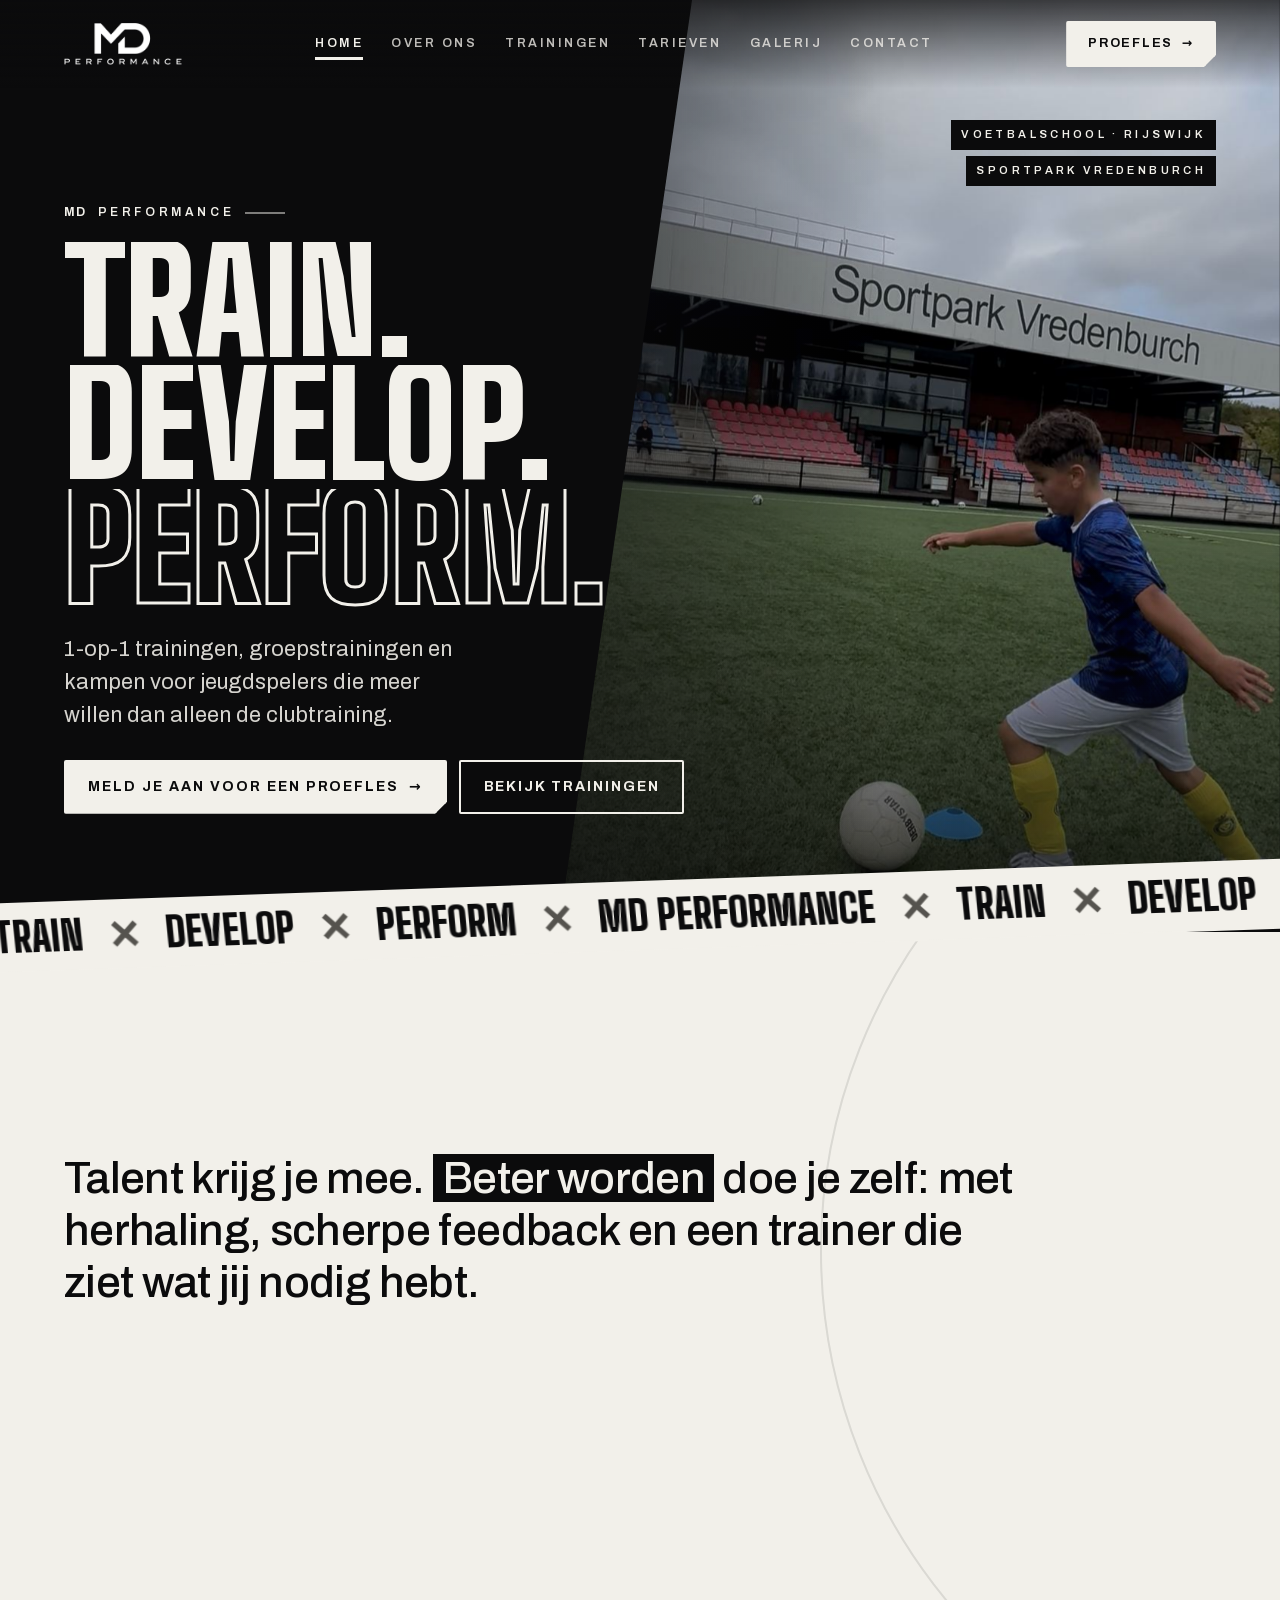
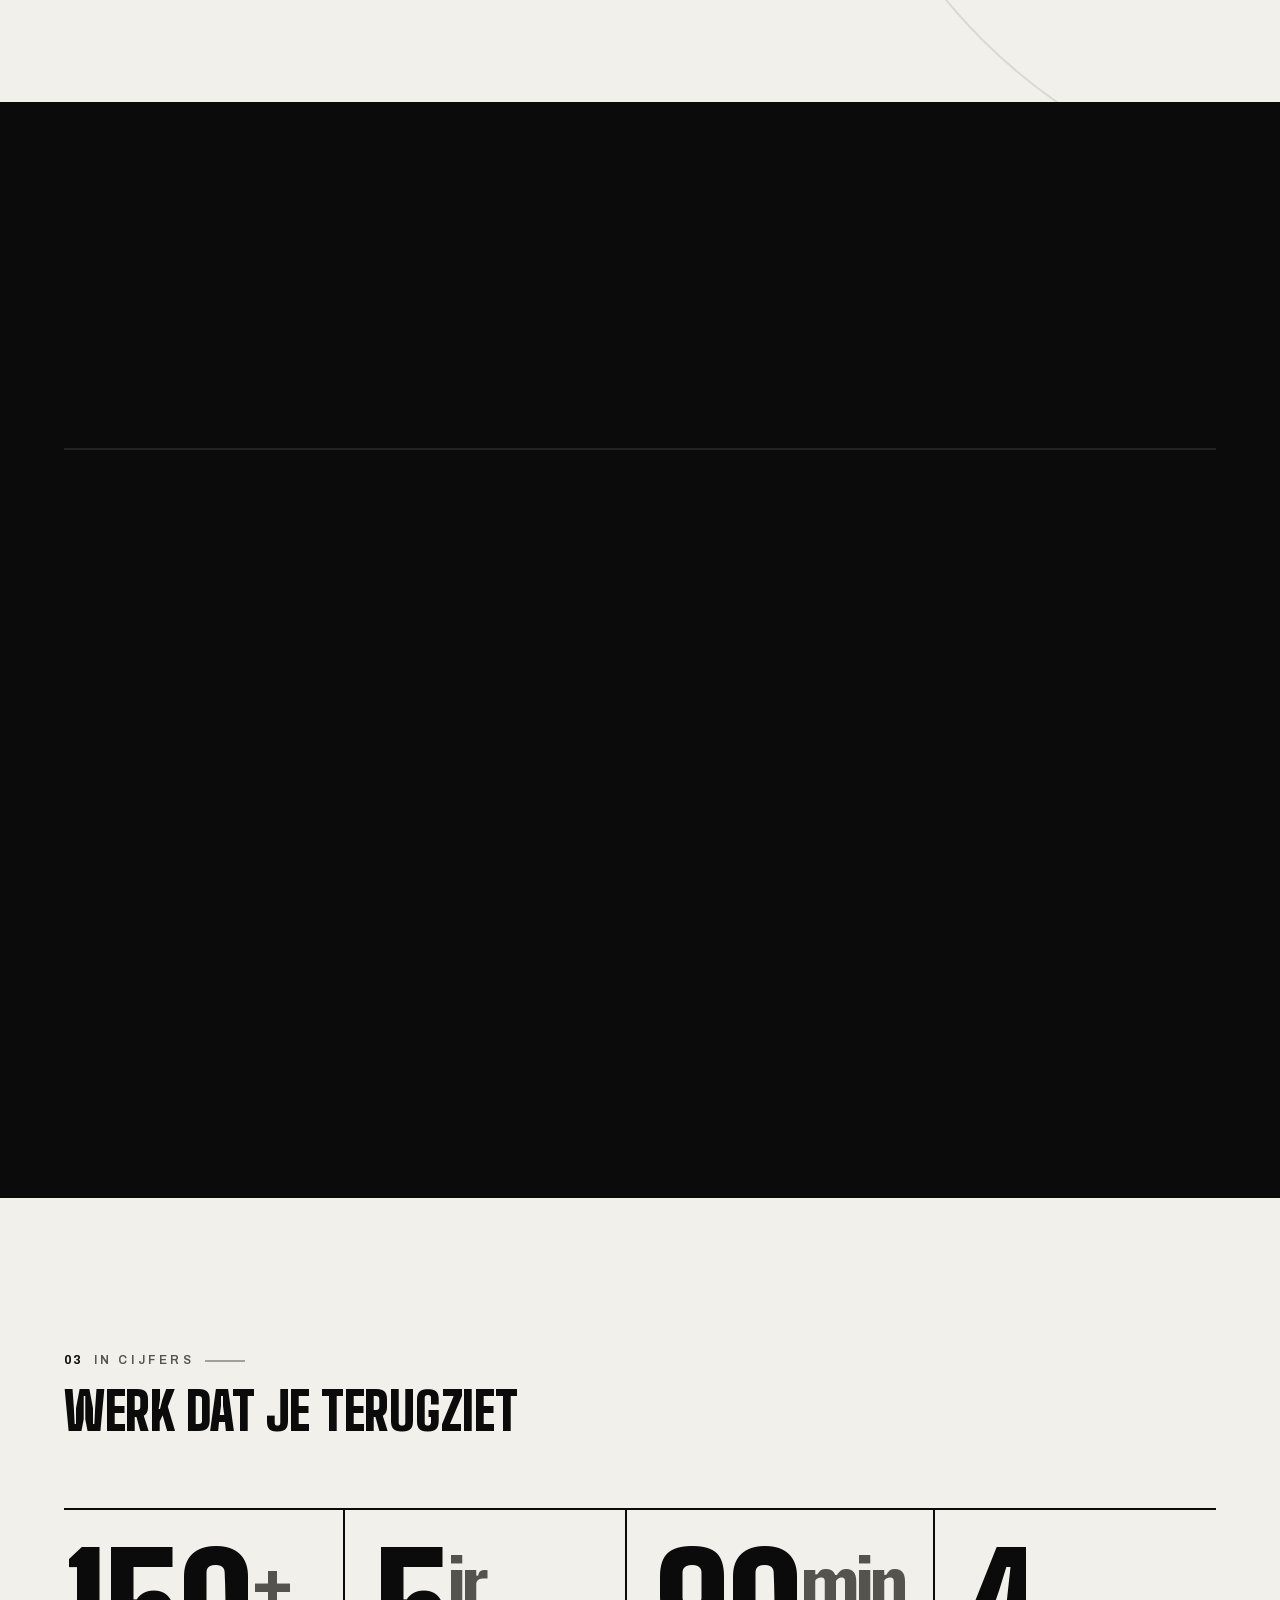
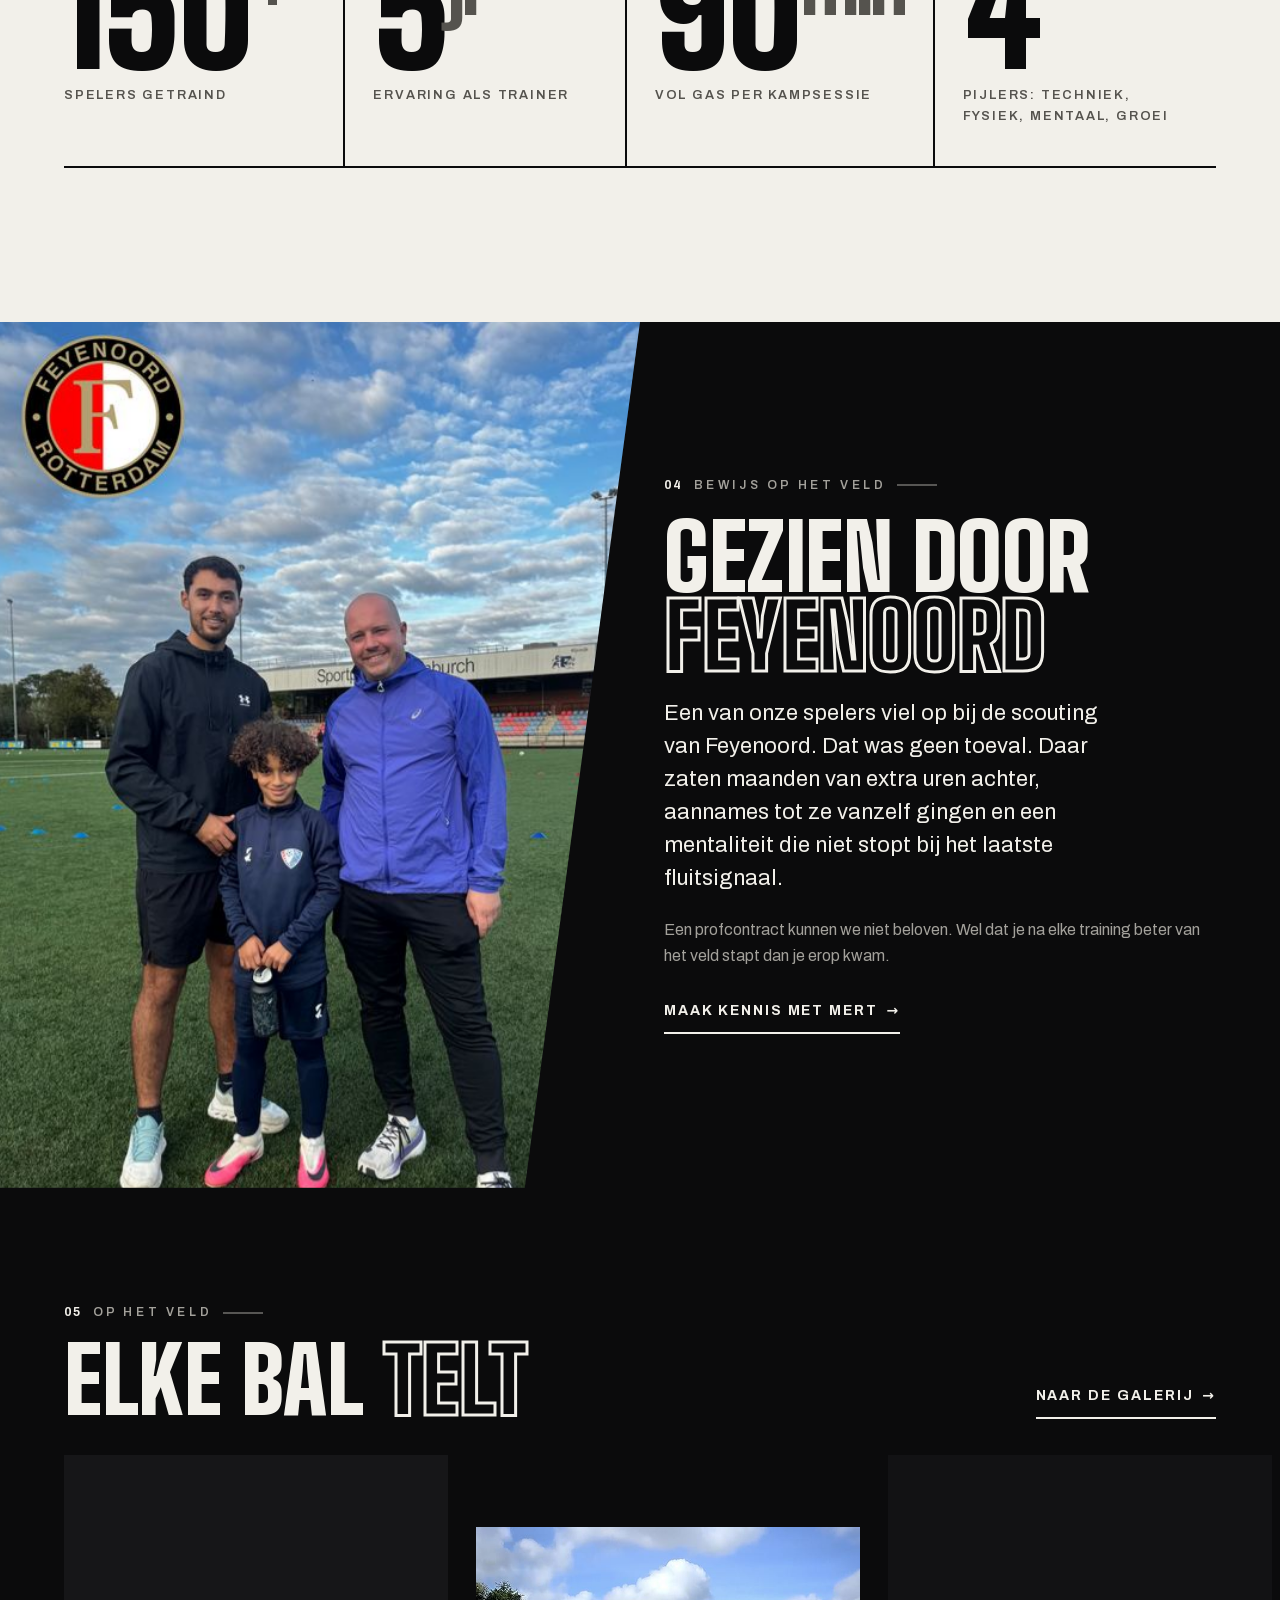
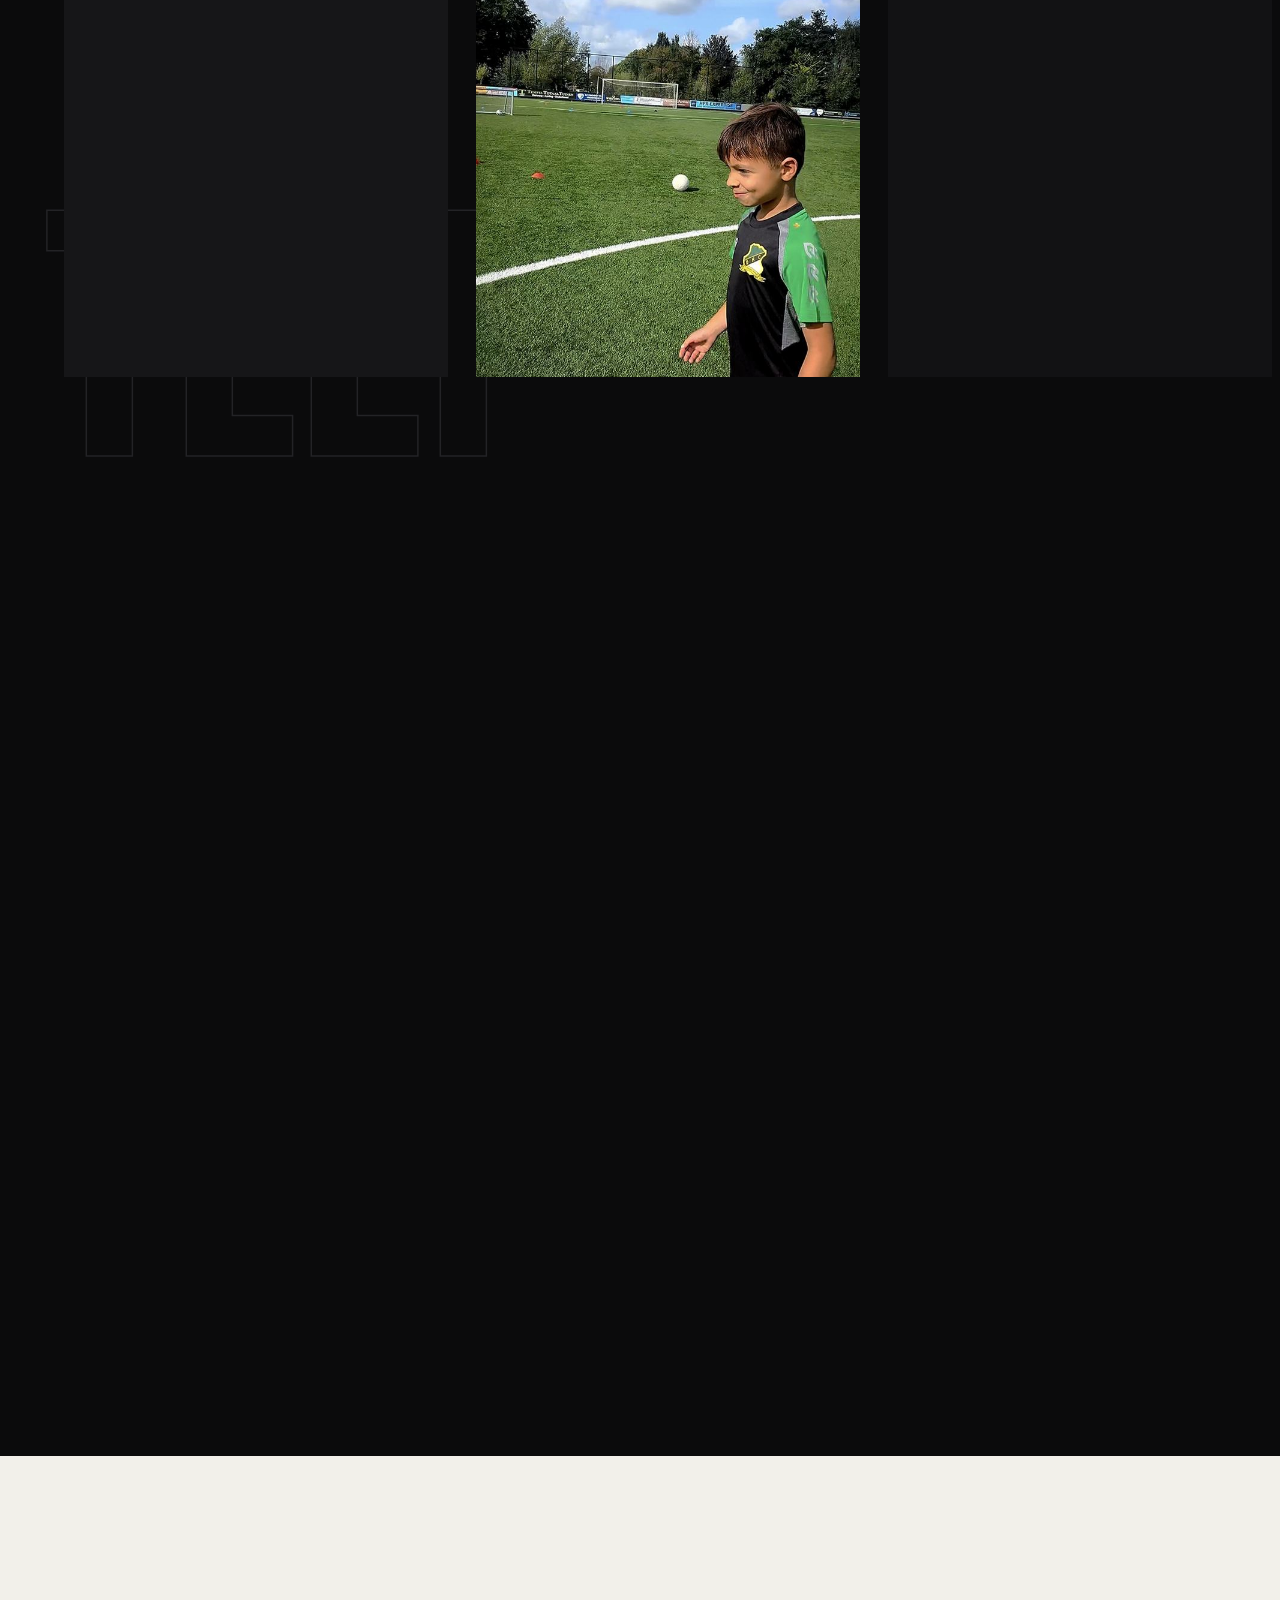
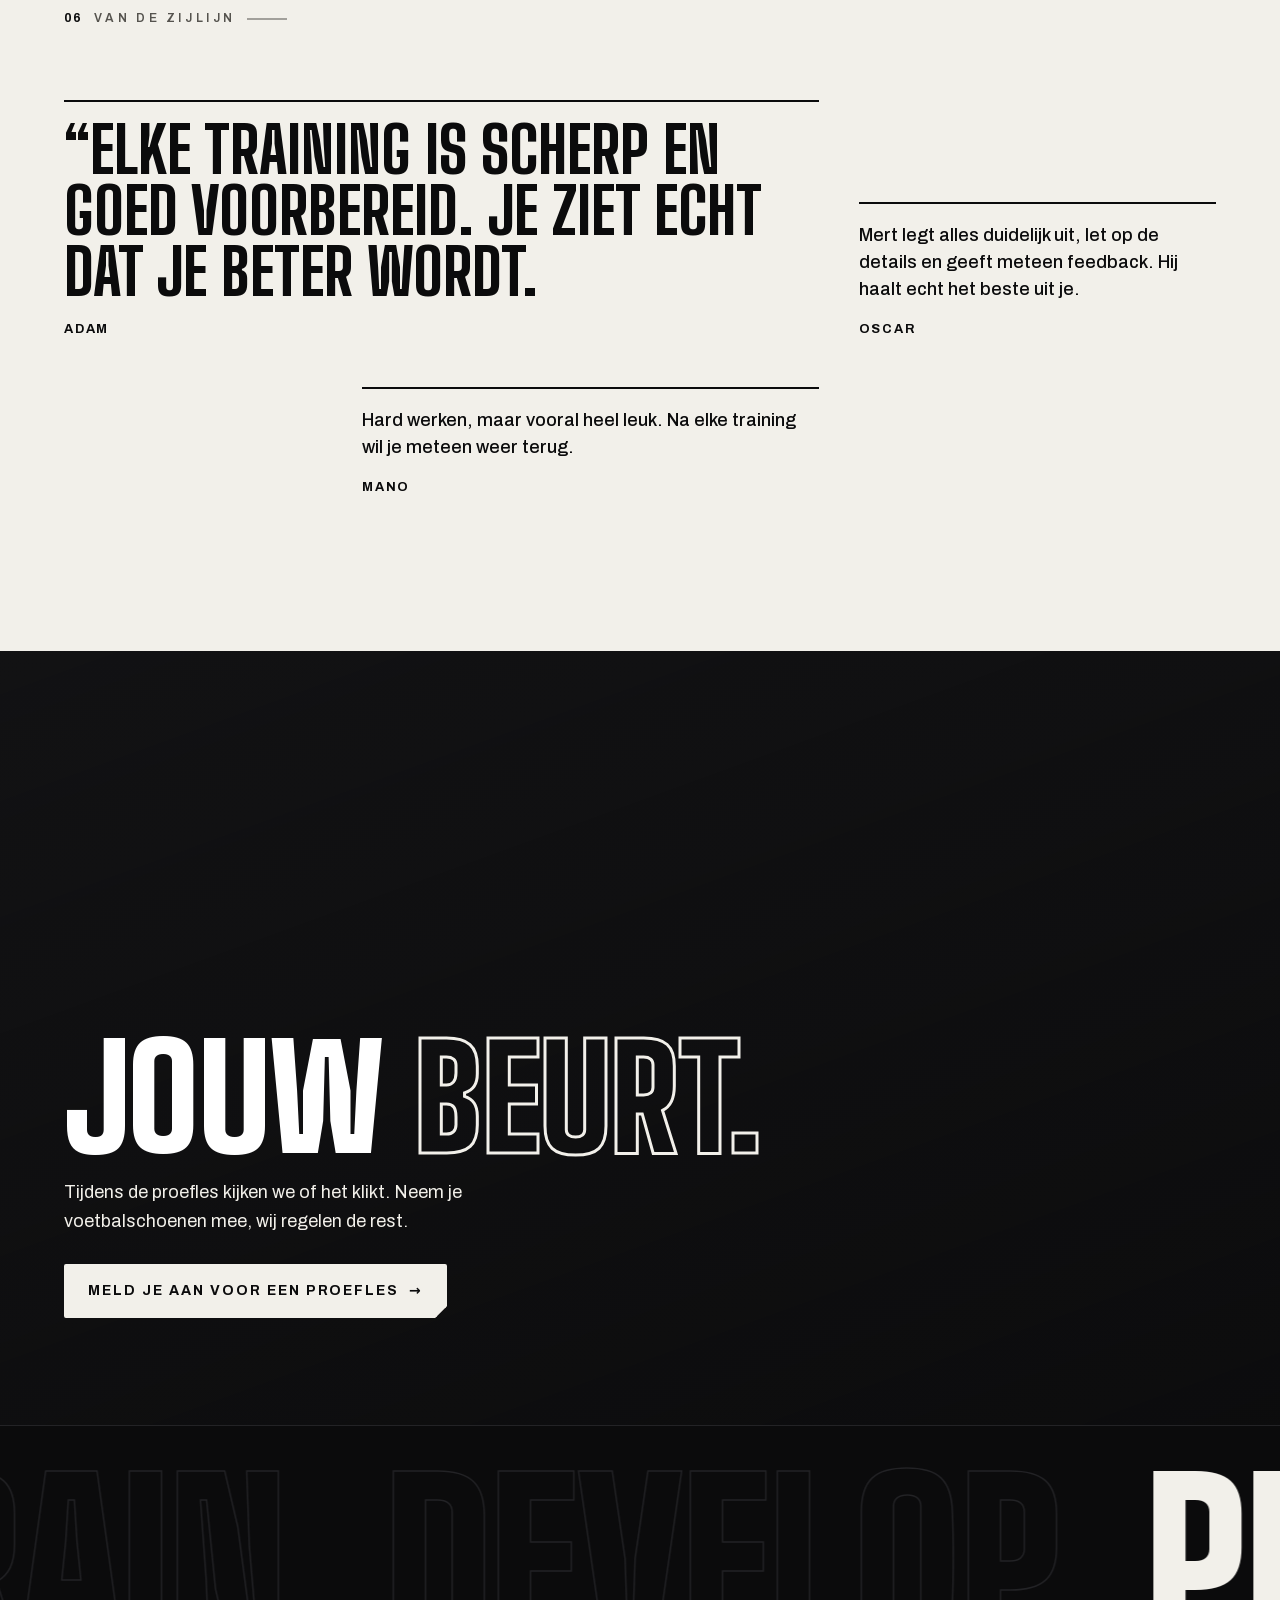
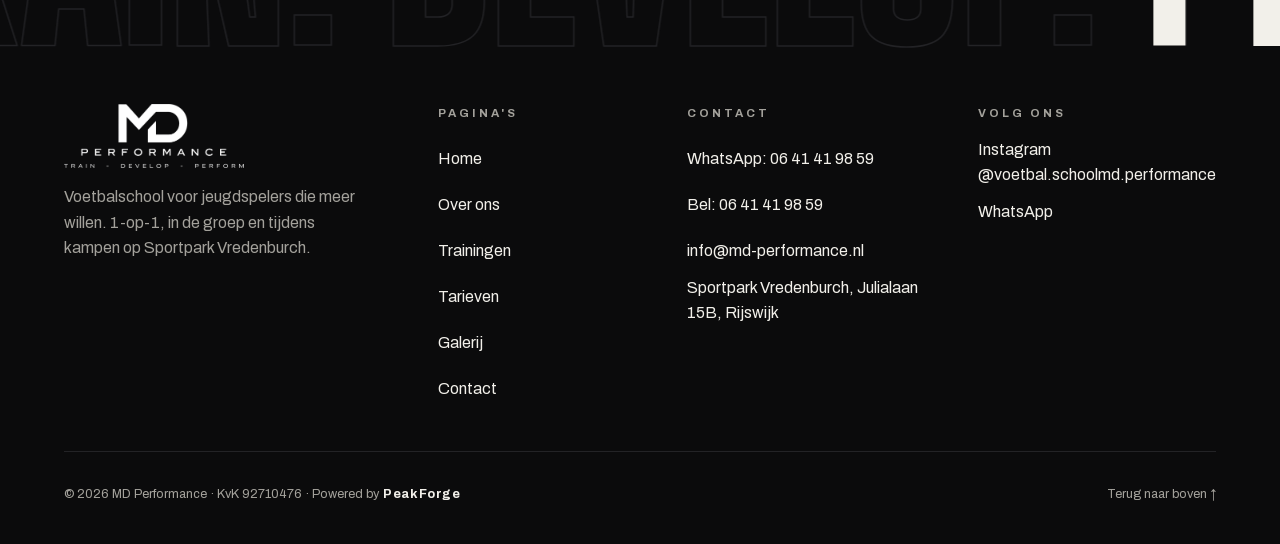
<file: index.html>
<!doctype html>
<html lang="nl">
<head>
<meta charset="utf-8">
<meta name="viewport" content="width=device-width, initial-scale=1, viewport-fit=cover">
<meta http-equiv="Content-Security-Policy" content="default-src 'self'; script-src 'self' https://static.cloudflareinsights.com 'sha256-xKxpHxI42fvgj9LOrif7VXWcCcNQa6q7f38ADWa6ob4='; style-src 'self' 'unsafe-inline'; img-src 'self' data:; font-src 'self'; connect-src 'self' https://cloudflareinsights.com; manifest-src 'self'; object-src 'none'; base-uri 'self'; form-action 'none'; upgrade-insecure-requests">
<meta name="referrer" content="strict-origin-when-cross-origin">
<title>MD Performance | Voetbalschool in Rijswijk – 1-op-1, groep & kampen</title>
<meta name="description" content="Voetbalschool MD Performance traint jeugdspelers op Sportpark Vredenburch in Rijswijk. 1-op-1 training, kleine groepen en kampen. Meld je aan voor een proefles.">
<link rel="canonical" href="https://md-performance.nl/">
<meta name="theme-color" content="#0b0b0c">
<meta property="og:type" content="website">
<meta property="og:locale" content="nl_NL">
<meta property="og:site_name" content="MD Performance">
<meta property="og:title" content="MD Performance | Voetbalschool in Rijswijk – 1-op-1, groep & kampen">
<meta property="og:description" content="Voetbalschool MD Performance traint jeugdspelers op Sportpark Vredenburch in Rijswijk. 1-op-1 training, kleine groepen en kampen. Meld je aan voor een proefles.">
<meta property="og:url" content="https://md-performance.nl/">
<meta property="og:image" content="https://md-performance.nl/images/og-image.jpg">
<meta property="og:image:width" content="1200">
<meta property="og:image:height" content="630">
<meta name="twitter:card" content="summary_large_image">
<link rel="icon" href="favicon.ico" sizes="any">
<link rel="icon" type="image/png" sizes="192x192" href="images/icon-192.png">
<link rel="apple-touch-icon" href="images/apple-touch-icon.png">
<link rel="manifest" href="site.webmanifest">
<link rel="preload" href="fonts/archivo-latin.woff2" as="font" type="font/woff2" crossorigin>
<link rel="preload" href="fonts/big-shoulders-display-latin.woff2" as="font" type="font/woff2" crossorigin>
<link rel="stylesheet" href="css/style.css">
<script>(function(d){d.classList.add('js');try{if(!sessionStorage.getItem('mdIntro'))d.classList.add('intro');if(sessionStorage.getItem('mdNav')){d.classList.add('arrive');sessionStorage.removeItem('mdNav')}}catch(e){}})(document.documentElement)</script>
<script src="js/main.js" defer></script>
<script type="application/ld+json">{"@context": "https://schema.org", "@type": "SportsActivityLocation", "name": "MD Performance", "alternateName": "MD Performance Football School", "description": "Voetbalschool voor jeugdspelers: 1-op-1 trainingen, groepstrainingen en kampen op Sportpark Vredenburch in Rijswijk.", "url": "https://md-performance.nl/", "logo": "https://md-performance.nl/images/icon-512.png", "image": "https://md-performance.nl/images/og-image.jpg", "telephone": "+31641419859", "email": "info@md-performance.nl", "slogan": "Train. Develop. Perform.", "address": {"@type": "PostalAddress", "streetAddress": "Julialaan 15B", "addressLocality": "Rijswijk", "addressRegion": "Zuid-Holland", "addressCountry": "NL"}, "founder": {"@type": "Person", "name": "Mert Dogrusoz"}, "areaServed": ["Rijswijk", "Den Haag", "Delft", "Westland"], "sameAs": ["https://www.instagram.com/voetbal.schoolmd.performance/"], "priceRange": "€€"}</script>
</head>
<body id="top">
<a class="skip" href="#main">Direct naar de inhoud</a>

<header class="site-header">
  <div class="wrap">
    <a class="brand" href="index.html" aria-label="MD Performance, naar de homepage">
      <img src="images/logo.png" alt="MD Performance" width="560" height="199">
    </a>
    <nav class="nav" aria-label="Hoofdmenu">
      <ul>
        <li><a href="index.html" aria-current="page">Home</a></li>
        <li><a href="over-ons.html">Over ons</a></li>
        <li><a href="trainingen.html">Trainingen</a></li>
        <li><a href="tarieven-rooster.html">Tarieven</a></li>
        <li><a href="galerij.html">Galerij</a></li>
        <li><a href="contact.html">Contact</a></li>
      </ul>
    </nav>
    <a class="btn header-cta" href="contact.html#aanmelden">Proefles <span class="arrow" aria-hidden="true">→</span></a>
    <button class="burger" type="button" aria-expanded="false" aria-controls="menu" aria-label="Menu openen"><span></span></button>
  </div>
</header>

<nav class="menu" id="menu" aria-label="Mobiel menu">
  <ol>
    <li><a href="index.html" aria-current="page"><small>01</small>Home</a></li>
    <li><a href="over-ons.html"><small>02</small>Over ons</a></li>
    <li><a href="trainingen.html"><small>03</small>Trainingen</a></li>
    <li><a href="tarieven-rooster.html"><small>04</small>Tarieven</a></li>
    <li><a href="galerij.html"><small>05</small>Galerij</a></li>
    <li><a href="contact.html"><small>06</small>Contact</a></li>
  </ol>
  <div class="menu-foot">
    <a class="btn btn--block" href="contact.html#aanmelden">Proefles aanmelden <span class="arrow" aria-hidden="true">→</span></a>
    <a class="btn btn--ghost btn--block" href="https://wa.me/31641419859?text=Hoi%20Mert%21%20Ik%20wil%20graag%20een%20proefles%20plannen%20bij%20MD%20Performance." target="_blank" rel="noopener"><svg viewBox="0 0 24 24" fill="currentColor" aria-hidden="true" focusable="false"><path d="M17.47 14.38c-.3-.15-1.76-.87-2.03-.97-.27-.1-.47-.15-.67.15-.2.3-.77.97-.94 1.16-.17.2-.35.22-.64.08-.3-.15-1.26-.47-2.39-1.48-.88-.79-1.48-1.76-1.65-2.06-.17-.3-.02-.46.13-.6.13-.14.3-.35.45-.52.15-.18.2-.3.3-.5.1-.2.05-.37-.03-.52-.07-.15-.67-1.61-.92-2.2-.24-.59-.49-.5-.67-.51h-.57c-.2 0-.52.07-.79.37-.27.3-1.04 1.02-1.04 2.48 0 1.46 1.07 2.88 1.21 3.07.15.2 2.1 3.2 5.08 4.49.71.3 1.26.49 1.7.63.71.22 1.36.19 1.87.12.57-.09 1.76-.72 2-1.41.25-.7.25-1.29.18-1.41-.08-.13-.27-.2-.57-.35m-5.42 7.4h-.01a9.87 9.87 0 0 1-5.03-1.38l-.36-.21-3.74.98 1-3.65-.24-.37a9.86 9.86 0 0 1-1.51-5.26c0-5.45 4.44-9.88 9.89-9.88 2.64 0 5.12 1.03 6.99 2.9a9.83 9.83 0 0 1 2.89 6.99c0 5.45-4.44 9.88-9.88 9.88m8.41-18.3A11.82 11.82 0 0 0 12.05 0C5.5 0 .16 5.34.16 11.89c0 2.1.55 4.14 1.59 5.95L.06 24l6.3-1.65a11.88 11.88 0 0 0 5.68 1.45h.01c6.55 0 11.89-5.34 11.89-11.9a11.82 11.82 0 0 0-3.48-8.41Z"/></svg> WhatsApp Mert</a>
    <p>Julialaan 15B, Rijswijk · <a href="tel:+31641419859">06 41 41 98 59</a></p>
  </div>
</nav>

<main id="main">

  <!-- HERO -->
  <section class="hero" aria-labelledby="hero-title">
    <div class="hero__media">
      <img src="images/vredenburch-1024.jpg" srcset="images/vredenburch-640.jpg 640w, images/vredenburch-1024.jpg 1024w, images/vredenburch-1290.jpg 1290w" sizes="(min-width: 1100px) 56vw, 100vw" width="1290" height="2284" alt="Jonge speler in blauw-geel tenue legt de bal klaar voor de tribune van Sportpark Vredenburch" fetchpriority="high">
    </div>
    <div class="wrap hero__content">
      <p class="kicker"><b>MD</b> Performance</p>
      <h1 class="d d-xxl" id="hero-title">
        <span class="line"><span style="--d:.1s">Train.</span></span>
        <span class="line"><span style="--d:.22s">Develop.</span></span>
        <span class="line"><span style="--d:.34s"><span class="outline">Perform.</span></span></span>
      </h1>
      <p class="lead">1-op-1 trainingen, groepstrainingen en kampen voor jeugdspelers die meer willen dan alleen de clubtraining.</p>
      <div class="btn-row">
        <a class="btn" href="contact.html#aanmelden">Meld je aan voor een proefles <span class="arrow" aria-hidden="true">→</span></a>
        <a class="btn btn--ghost" href="trainingen.html">Bekijk trainingen</a>
      </div>
    </div>
    <div class="hero__side" aria-hidden="true"><span>Voetbalschool · Rijswijk</span><span>Sportpark Vredenburch</span></div>
    <span class="scroll-cue" aria-hidden="true">Scroll</span>
  </section>

  <div class="ticker " aria-hidden="true"><div class="ticker__track"><span>Train<i aria-hidden="true">✕</i></span><span>Develop<i aria-hidden="true">✕</i></span><span>Perform<i aria-hidden="true">✕</i></span><span>MD Performance<i aria-hidden="true">✕</i></span><span>Train<i aria-hidden="true">✕</i></span><span>Develop<i aria-hidden="true">✕</i></span><span>Perform<i aria-hidden="true">✕</i></span></div></div>

  <!-- INTRO -->
  <section class="sec s--light intro" aria-labelledby="intro-title">
    <span class="arc" aria-hidden="true"></span>
    <div class="wrap intro__grid">
      <p class="kicker" data-reveal><b>01</b> Waar we voor staan</p>
      <h2 class="sr-only" id="intro-title">Over MD Performance</h2>
      <p class="statement" data-fill>Talent krijg je mee. <em>Beter worden</em> doe je zelf: met herhaling, scherpe feedback en een trainer die ziet wat jij nodig hebt.</p>
      <div class="intro__aside" data-reveal style="--d:.15s">
        <p>MD Performance is opgericht door trainer Mert Dogrusoz. Bij ons sta je niet met dertig kinderen op één veld. Je traint 1-op-1 of in een kleine groep, en elke bal telt. Techniek, snelheid, inzicht en mentaliteit trainen we allemaal, afgestemd op jouw volgende stap.</p>
        <a class="link-arrow" href="over-ons.html">Lees ons verhaal <span aria-hidden="true">→</span></a>
      </div>
    </div>
  </section>

  <!-- AANBOD -->
  <section class="sec" aria-labelledby="aanbod-title">
    <div class="wrap">
      <div class="sec-head sec-head--split">
        <div>
          <p class="kicker" data-reveal><b>02</b> Aanbod</p>
          <h2 class="d d-l mt-s" id="aanbod-title" data-reveal>Kies je <span class="red">route</span></h2>
        </div>
        <p class="muted" data-reveal style="--d:.1s; max-width: 36ch">Drie trainingsvormen met één doel: je volgende wedstrijd moet beter zijn dan je vorige.</p>
      </div>
      <ul class="offer" role="list">
        <li data-reveal>
          <a href="trainingen.html#individueel">
            <span class="offer__num">01</span>
            <span class="offer__title">1-op-1 training<span class="offer__desc">Alle aandacht gaat naar jou: je zwakke voet, je eerste aanname, je tempo.</span></span>
            <span class="offer__thumb"><img src="images/aanname-1024.jpg" srcset="images/aanname-640.jpg 640w, images/aanname-1024.jpg 1024w, images/aanname-1290.jpg 1290w" sizes="200px" width="1290" height="2242" alt="" loading="lazy" decoding="async"></span>
          </a>
        </li>
        <li data-reveal style="--d:.08s">
          <a href="trainingen.html#groep">
            <span class="offer__num">02</span>
            <span class="offer__title">Groepstraining<span class="offer__desc">Kleine groepen op niveau. Meer balcontacten, meer duels en meer druk.</span></span>
            <span class="offer__thumb"><img src="images/glimlach-1024.jpg" srcset="images/glimlach-640.jpg 640w, images/glimlach-1024.jpg 1024w, images/glimlach-1274.jpg 1274w" sizes="200px" width="1274" height="2243" alt="" loading="lazy" decoding="async"></span>
          </a>
        </li>
        <li data-reveal style="--d:.16s">
          <a href="trainingen.html#kampen">
            <span class="offer__num">03</span>
            <span class="offer__title">Kampen<span class="offer__desc">Vakantiekampen met scouts langs de lijn. Het volgende kamp: Kerstkamp 2026.</span></span>
            <span class="offer__thumb"><img src="images/kerstkamp-2026-1024.jpg" srcset="images/kerstkamp-2026-640.jpg 640w, images/kerstkamp-2026-1024.jpg 1024w" sizes="200px" width="1024" height="1536" alt="" loading="lazy" decoding="async"></span>
          </a>
        </li>
      </ul>
    </div>
  </section>

  <!-- CIJFERS -->
  <section class="sec s--light" aria-labelledby="cijfers-title">
    <div class="wrap">
      <div class="sec-head">
        <p class="kicker" data-reveal><b>03</b> In cijfers</p>
        <h2 class="d d-m" id="cijfers-title" data-reveal>Werk dat je terugziet</h2>
      </div>
      <!-- INVULLEN: controleer/vervang de eerste twee cijfers door echte aantallen -->
      <dl class="stats">
        <div class="stat" data-reveal><dt class="sr-only">Spelers getraind</dt><dd style="margin:0"><span class="stat__n"><span data-count="150">150</span><span class="u">+</span></span><span class="stat__l">spelers getraind</span></dd></div>
        <div class="stat" data-reveal style="--d:.08s"><dt class="sr-only">Jaar ervaring</dt><dd style="margin:0"><span class="stat__n"><span data-count="5">5</span><span class="u">jr</span></span><span class="stat__l">ervaring als trainer</span></dd></div>
        <div class="stat" data-reveal style="--d:.16s"><dt class="sr-only">Minuten per kampsessie</dt><dd style="margin:0"><span class="stat__n"><span data-count="90">90</span><span class="u">min</span></span><span class="stat__l">vol gas per kampsessie</span></dd></div>
        <div class="stat" data-reveal style="--d:.24s"><dt class="sr-only">Pijlers</dt><dd style="margin:0"><span class="stat__n"><span data-count="4">4</span></span><span class="stat__l">pijlers: techniek, fysiek, mentaal, groei</span></dd></div>
      </dl>
    </div>
  </section>

  <!-- FEATURE: SCOUTING -->
  <section class="feature" aria-labelledby="scout-title">
    <div class="feature__media media cut-r" data-reveal="cut">
      <img src="images/scouting-1-1024.jpg" srcset="images/scouting-1-640.jpg 640w, images/scouting-1-1024.jpg 1024w, images/scouting-1-1600.jpg 1600w" sizes="(min-width: 768px) 50vw, 100vw" width="1600" height="2136" alt="Trainer Mert Dogrusoz met een jonge speler en een begeleider op Sportpark Vredenburch" loading="lazy" decoding="async">
    </div>
    <div class="feature__body">
      <p class="kicker" data-reveal><b>04</b> Bewijs op het veld</p>
      <h2 class="d d-l" id="scout-title" data-reveal>Gezien door <span class="red">Feyenoord</span></h2>
      <p class="lead" data-reveal>Een van onze spelers viel op bij de scouting van Feyenoord. Dat was geen toeval. Daar zaten maanden van extra uren achter, aannames tot ze vanzelf gingen en een mentaliteit die niet stopt bij het laatste fluitsignaal.</p>
      <p class="muted" data-reveal>Een profcontract kunnen we niet beloven. Wel dat je na elke training beter van het veld stapt dan je erop kwam.</p>
      <div data-reveal><a class="link-arrow" href="over-ons.html">Maak kennis met Mert <span aria-hidden="true">→</span></a></div>
    </div>
  </section>

  <!-- FOTO-STROOK -->
  <section class="sec hs" aria-labelledby="veld-title">
    <div class="hs__pin">
    <span class="hs__ghost" aria-hidden="true">Elke bal telt</span>
    <div class="wrap sec-head sec-head--split">
      <div>
        <p class="kicker" data-reveal><b>05</b> Op het veld</p>
        <h2 class="d d-l mt-s" id="veld-title" data-reveal>Elke bal <span class="outline">telt</span></h2>
      </div>
      <a class="link-arrow" href="galerij.html" data-reveal>Naar de galerij <span aria-hidden="true">→</span></a>
    </div>
    <div class="strip">
      <figure class="media media--hover" data-reveal><img src="images/vredenburch-1024.jpg" srcset="images/vredenburch-640.jpg 640w, images/vredenburch-1024.jpg 1024w, images/vredenburch-1290.jpg 1290w" sizes="(min-width: 1100px) 22vw, 72vw" width="1290" height="2284" alt="Speler in blauw-geel tenue dribbelt langs een pion voor de tribune van Sportpark Vredenburch" loading="lazy" decoding="async"></figure>
      <figure class="media media--hover" data-reveal style="--d:.08s"><img src="images/glimlach-1024.jpg" srcset="images/glimlach-640.jpg 640w, images/glimlach-1024.jpg 1024w, images/glimlach-1274.jpg 1274w" sizes="(min-width: 1100px) 18vw, 72vw" width="1274" height="2243" alt="Lachende jonge speler in een groen-zwart shirt bij de middencirkel" loading="lazy" decoding="async"></figure>
      <figure class="media media--hover duo" data-reveal style="--d:.16s"><img src="images/sprint-1024.jpg" srcset="images/sprint-640.jpg 640w, images/sprint-1024.jpg 1024w, images/sprint-1290.jpg 1290w" sizes="(min-width: 1100px) 20vw, 72vw" width="1290" height="2111" alt="Speler met rugnummer 17 sprint met de bal langs pionnen tijdens een training" loading="lazy" decoding="async"></figure>
      <figure class="media media--hover" data-reveal style="--d:.24s"><img src="images/scouting-2-1024.jpg" srcset="images/scouting-2-640.jpg 640w, images/scouting-2-1024.jpg 1024w, images/scouting-2-1600.jpg 1600w" sizes="(min-width: 1100px) 18vw, 72vw" width="1600" height="2136" alt="Mert Dogrusoz met een jonge speler in een rood shirt en een begeleider op het trainingsveld" loading="lazy" decoding="async"></figure>
      <figure class="media media--hover" data-reveal style="--d:.32s"><img src="images/aanname-1024.jpg" srcset="images/aanname-640.jpg 640w, images/aanname-1024.jpg 1024w, images/aanname-1290.jpg 1290w" sizes="(min-width: 1100px) 22vw, 72vw" width="1290" height="2242" alt="Speler controleert de bal met de binnenkant van de voet" loading="lazy" decoding="async"></figure>
    </div>
    <p class="strip-hint" aria-hidden="true">← Swipe →</p>
    </div>
  </section>

  <!-- REVIEWS -->
  <section class="sec s--light" aria-labelledby="reviews-title">
    <div class="wrap">
      <div class="sec-head">
        <p class="kicker" data-reveal><b>06</b> Van de zijlijn</p>
        <h2 class="sr-only" id="reviews-title">Wat ouders en spelers zeggen</h2>
      </div>
      <div class="reviews">
        <figure class="review review--big" data-reveal>
          <blockquote><p>Elke training is scherp en goed voorbereid. Je ziet echt dat je beter wordt.</p></blockquote>
          <figcaption><b>Adam</b></figcaption>
        </figure>
        <figure class="review" data-reveal style="--d:.1s">
          <blockquote><p>Mert legt alles duidelijk uit, let op de details en geeft meteen feedback. Hij haalt echt het beste uit je.</p></blockquote>
          <figcaption><b>Oscar</b></figcaption>
        </figure>
        <figure class="review" data-reveal style="--d:.2s">
          <blockquote><p>Hard werken, maar vooral heel leuk. Na elke training wil je meteen weer terug.</p></blockquote>
          <figcaption><b>Mano</b></figcaption>
        </figure>
      </div>
    </div>
  </section>

  <!-- AFSLUITENDE CTA -->
  <section class="cta-final" aria-labelledby="cta-title">
    <div class="media duo duo--dark"><img src="images/sprint-1024.jpg" srcset="images/sprint-640.jpg 640w, images/sprint-1024.jpg 1024w, images/sprint-1290.jpg 1290w" sizes="100vw" width="1290" height="2111" alt="" loading="lazy" decoding="async"></div>
    <div class="wrap">
      <h2 class="d d-xl" id="cta-title" data-reveal>Jouw <span class="outline">beurt.</span></h2>
      <p data-reveal>Tijdens de proefles kijken we of het klikt. Neem je voetbalschoenen mee, wij regelen de rest.</p>
      <div class="btn-row" data-reveal>
        <a class="btn" href="contact.html#aanmelden">Meld je aan voor een proefles <span class="arrow" aria-hidden="true">→</span></a>
      </div>
    </div>
  </section>

</main>

<footer class="site-footer">
  <div class="footer-big" aria-hidden="true">Train. Develop. <span>Perform.</span></div>
  <div class="wrap">
    <div class="footer-grid">
      <div class="footer-brand">
        <img src="images/logo-full.png" alt="MD Performance – Train, Develop, Perform" width="900" height="319" loading="lazy">
        <p>Voetbalschool voor jeugdspelers die meer willen. 1-op-1, in de groep en tijdens kampen op Sportpark Vredenburch.</p>
      </div>
      <div>
        <h2>Pagina's</h2>
        <ul>
          <li><a href="index.html">Home</a></li>
          <li><a href="over-ons.html">Over ons</a></li>
          <li><a href="trainingen.html">Trainingen</a></li>
          <li><a href="tarieven-rooster.html">Tarieven</a></li>
          <li><a href="galerij.html">Galerij</a></li>
          <li><a href="contact.html">Contact</a></li>
        </ul>
      </div>
      <div>
        <h2>Contact</h2>
        <ul>
          <li><a href="https://wa.me/31641419859?text=Hoi%20Mert%21%20Ik%20wil%20graag%20een%20proefles%20plannen%20bij%20MD%20Performance." target="_blank" rel="noopener">WhatsApp: 06 41 41 98 59</a></li>
          <li><a href="tel:+31641419859">Bel: 06 41 41 98 59</a></li>
          <li><a href="mailto:info@md-performance.nl">info@md-performance.nl</a></li>
          <li><a href="https://www.google.com/maps/search/?api=1&query=Sportpark%20Vredenburch%2C%20Julialaan%2015B%2C%20Rijswijk" target="_blank" rel="noopener">Sportpark Vredenburch, Julialaan 15B, Rijswijk</a></li>
        </ul>
      </div>
      <div>
        <h2>Volg ons</h2>
        <ul>
          <li><a href="https://www.instagram.com/voetbal.schoolmd.performance/" target="_blank" rel="noopener">Instagram @voetbal.schoolmd.performance</a></li>
          <li><a href="https://wa.me/31641419859?text=Hoi%20Mert%21%20Ik%20wil%20graag%20een%20proefles%20plannen%20bij%20MD%20Performance." target="_blank" rel="noopener">WhatsApp</a></li>
        </ul>
      </div>
    </div>
    <div class="footer-bottom">
      <p>© <span data-year>2026</span> MD Performance · KvK 92710476 · <a class="powered" href="https://www.peakforge.nl" target="_blank" rel="noopener">Powered by <b>PeakForge</b></a></p>
      <a href="#top">Terug naar boven ↑</a>
    </div>
  </div>
</footer>

<div class="dock">
  <a class="btn" href="contact.html#aanmelden">Proefles aanmelden <span class="arrow" aria-hidden="true">→</span></a>
  <a class="btn btn--wa" href="https://wa.me/31641419859?text=Hoi%20Mert%21%20Ik%20wil%20graag%20een%20proefles%20plannen%20bij%20MD%20Performance." target="_blank" rel="noopener" aria-label="Stuur een WhatsApp-bericht"><svg viewBox="0 0 24 24" fill="currentColor" aria-hidden="true" focusable="false"><path d="M17.47 14.38c-.3-.15-1.76-.87-2.03-.97-.27-.1-.47-.15-.67.15-.2.3-.77.97-.94 1.16-.17.2-.35.22-.64.08-.3-.15-1.26-.47-2.39-1.48-.88-.79-1.48-1.76-1.65-2.06-.17-.3-.02-.46.13-.6.13-.14.3-.35.45-.52.15-.18.2-.3.3-.5.1-.2.05-.37-.03-.52-.07-.15-.67-1.61-.92-2.2-.24-.59-.49-.5-.67-.51h-.57c-.2 0-.52.07-.79.37-.27.3-1.04 1.02-1.04 2.48 0 1.46 1.07 2.88 1.21 3.07.15.2 2.1 3.2 5.08 4.49.71.3 1.26.49 1.7.63.71.22 1.36.19 1.87.12.57-.09 1.76-.72 2-1.41.25-.7.25-1.29.18-1.41-.08-.13-.27-.2-.57-.35m-5.42 7.4h-.01a9.87 9.87 0 0 1-5.03-1.38l-.36-.21-3.74.98 1-3.65-.24-.37a9.86 9.86 0 0 1-1.51-5.26c0-5.45 4.44-9.88 9.89-9.88 2.64 0 5.12 1.03 6.99 2.9a9.83 9.83 0 0 1 2.89 6.99c0 5.45-4.44 9.88-9.88 9.88m8.41-18.3A11.82 11.82 0 0 0 12.05 0C5.5 0 .16 5.34.16 11.89c0 2.1.55 4.14 1.59 5.95L.06 24l6.3-1.65a11.88 11.88 0 0 0 5.68 1.45h.01c6.55 0 11.89-5.34 11.89-11.9a11.82 11.82 0 0 0-3.48-8.41Z"/></svg></a>
</div>
<!-- Cloudflare Web Analytics (cookievrij) --><script defer src="https://static.cloudflareinsights.com/beacon.min.js" data-cf-beacon='{"token": "e5c29565c04d4ab79eaea70c95c827b7"}'></script><!-- End Cloudflare Web Analytics -->
</body>
</html>
</file>
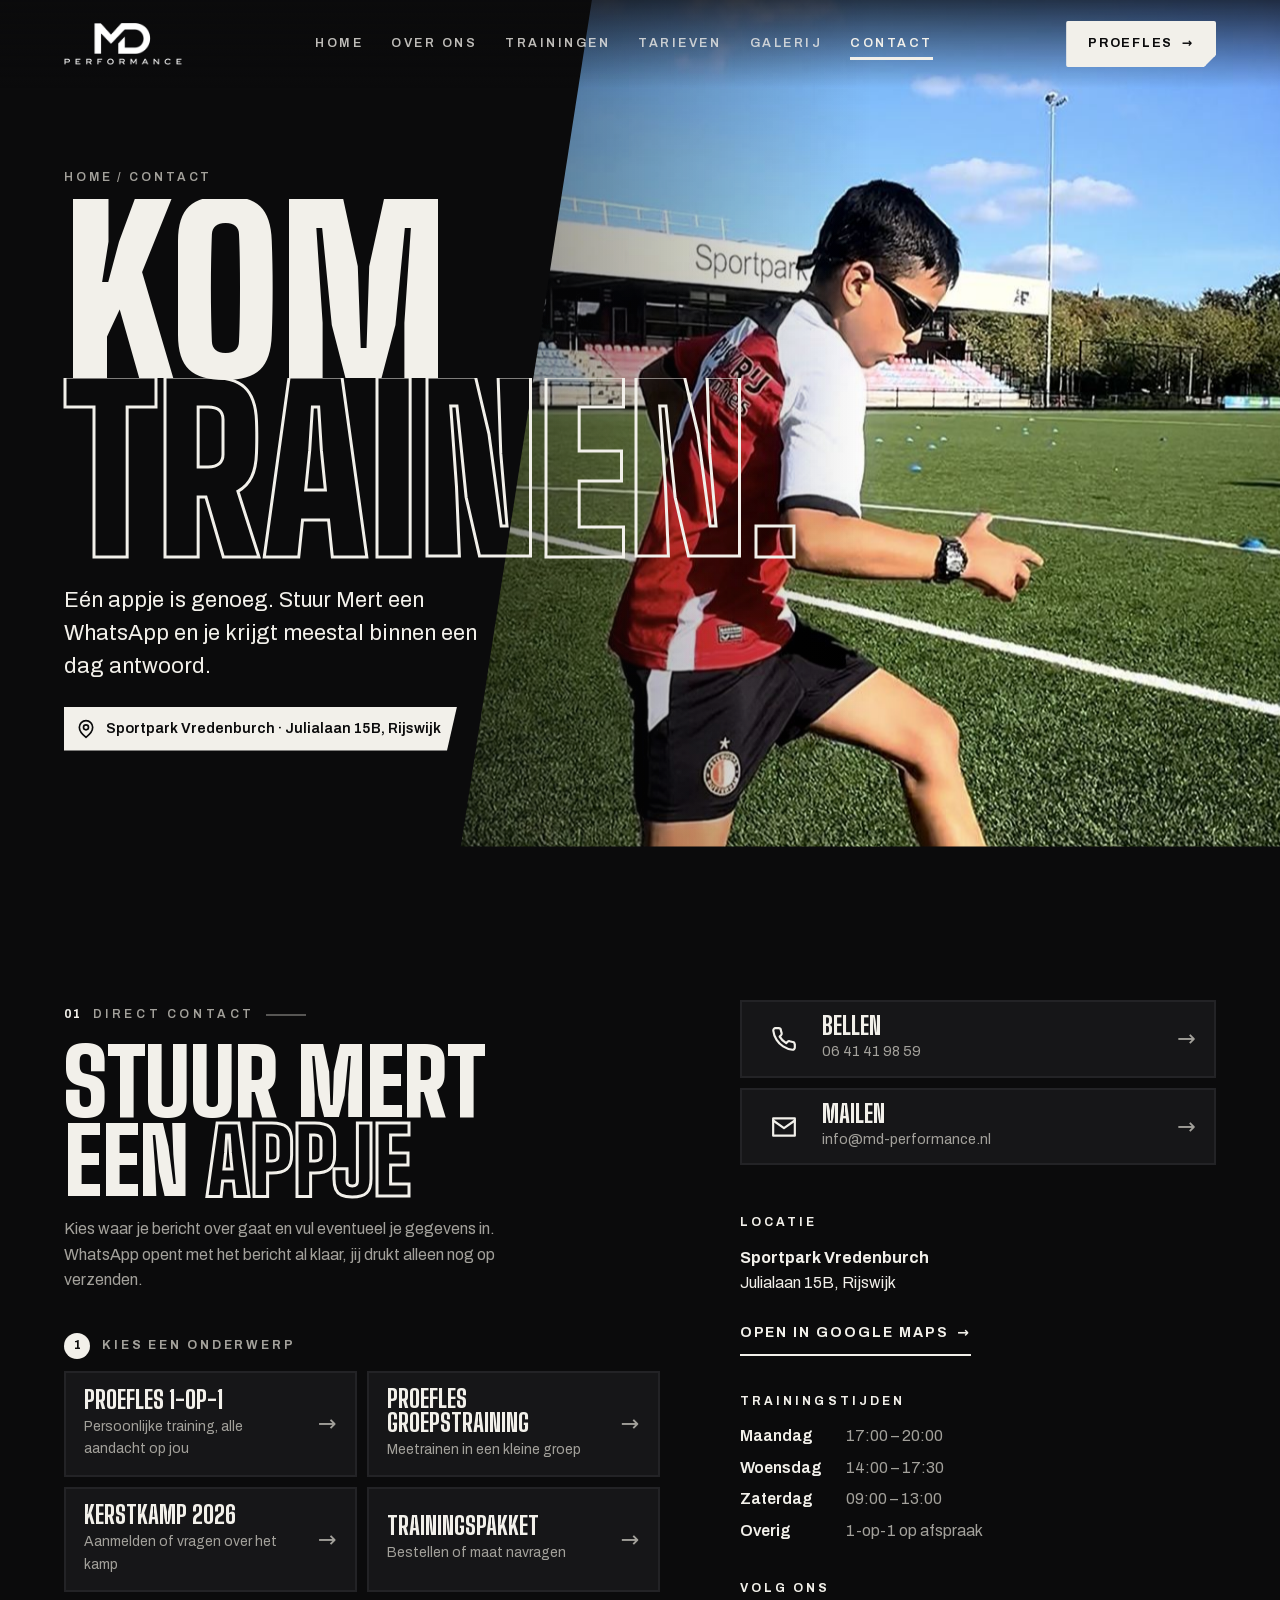
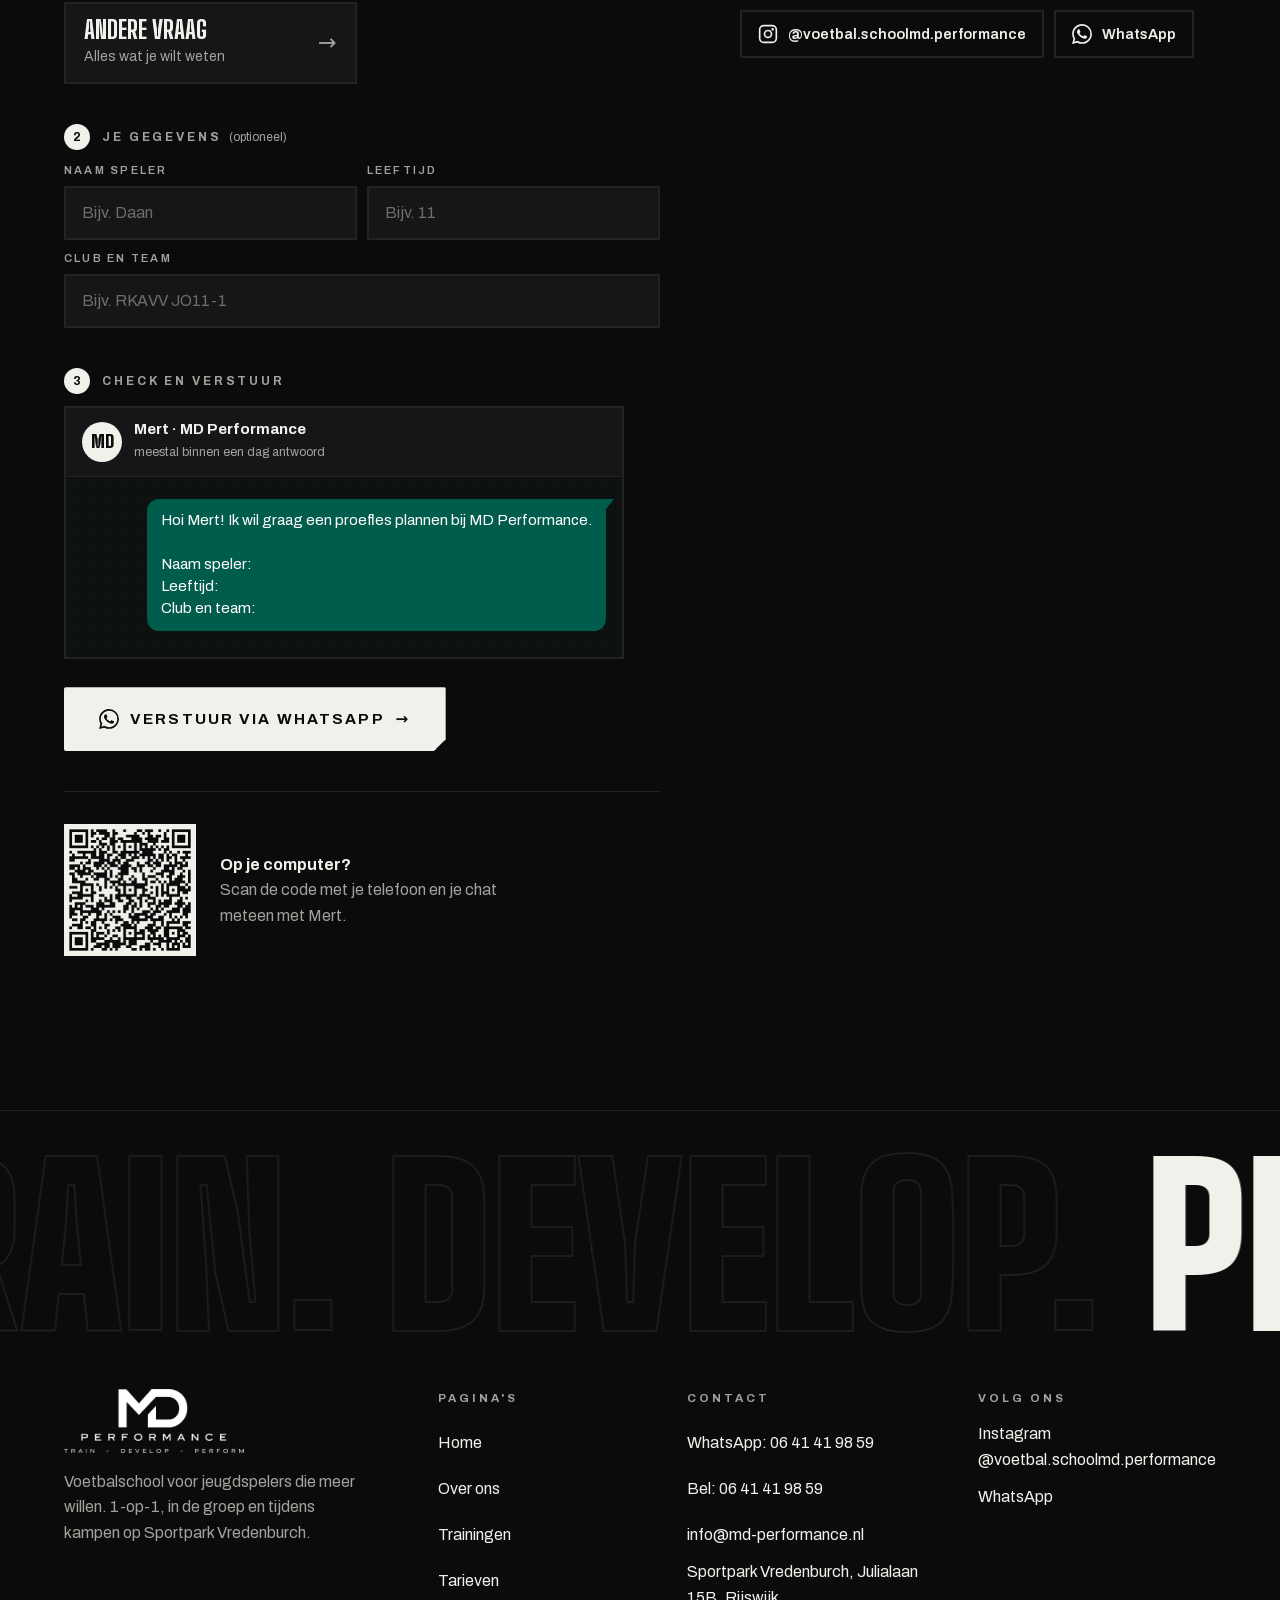
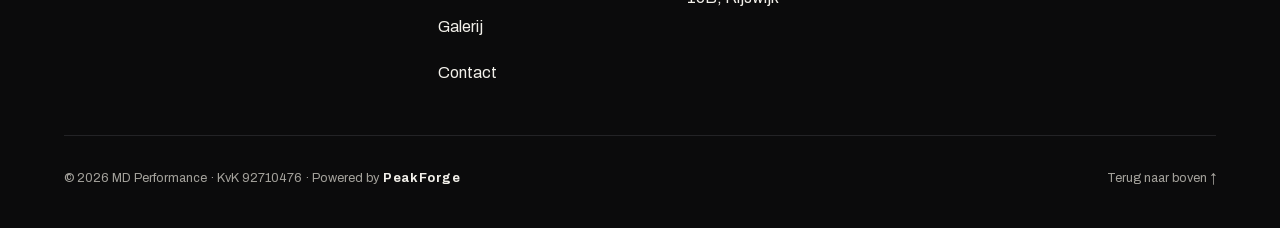
<file: contact.html>
<!doctype html>
<html lang="nl">
<head>
<meta charset="utf-8">
<meta name="viewport" content="width=device-width, initial-scale=1, viewport-fit=cover">
<meta http-equiv="Content-Security-Policy" content="default-src 'self'; script-src 'self' https://static.cloudflareinsights.com 'sha256-xKxpHxI42fvgj9LOrif7VXWcCcNQa6q7f38ADWa6ob4='; style-src 'self' 'unsafe-inline'; img-src 'self' data:; font-src 'self'; connect-src 'self' https://cloudflareinsights.com; manifest-src 'self'; object-src 'none'; base-uri 'self'; form-action 'none'; upgrade-insecure-requests">
<meta name="referrer" content="strict-origin-when-cross-origin">
<title>Contact & proefles aanmelden | MD Performance</title>
<meta name="description" content="Meld je aan voor een proefles bij MD Performance. Stuur een WhatsApp naar 06 41 41 98 59, bel of mail. Sportpark Vredenburch, Julialaan 15B, Rijswijk.">
<link rel="canonical" href="https://md-performance.nl/contact.html">
<meta name="theme-color" content="#0b0b0c">
<meta property="og:type" content="website">
<meta property="og:locale" content="nl_NL">
<meta property="og:site_name" content="MD Performance">
<meta property="og:title" content="Contact & proefles aanmelden | MD Performance">
<meta property="og:description" content="Meld je aan voor een proefles bij MD Performance. Stuur een WhatsApp naar 06 41 41 98 59, bel of mail. Sportpark Vredenburch, Julialaan 15B, Rijswijk.">
<meta property="og:url" content="https://md-performance.nl/contact.html">
<meta property="og:image" content="https://md-performance.nl/images/og-image.jpg">
<meta property="og:image:width" content="1200">
<meta property="og:image:height" content="630">
<meta name="twitter:card" content="summary_large_image">
<link rel="icon" href="favicon.ico" sizes="any">
<link rel="icon" type="image/png" sizes="192x192" href="images/icon-192.png">
<link rel="apple-touch-icon" href="images/apple-touch-icon.png">
<link rel="manifest" href="site.webmanifest">
<link rel="preload" href="fonts/archivo-latin.woff2" as="font" type="font/woff2" crossorigin>
<link rel="preload" href="fonts/big-shoulders-display-latin.woff2" as="font" type="font/woff2" crossorigin>
<link rel="stylesheet" href="css/style.css">
<script>(function(d){d.classList.add('js');try{if(!sessionStorage.getItem('mdIntro'))d.classList.add('intro');if(sessionStorage.getItem('mdNav')){d.classList.add('arrive');sessionStorage.removeItem('mdNav')}}catch(e){}})(document.documentElement)</script>
<script src="js/main.js" defer></script>
<script type="application/ld+json">{"@context": "https://schema.org", "@type": "SportsActivityLocation", "name": "MD Performance", "alternateName": "MD Performance Football School", "description": "Voetbalschool voor jeugdspelers: 1-op-1 trainingen, groepstrainingen en kampen op Sportpark Vredenburch in Rijswijk.", "url": "https://md-performance.nl/", "logo": "https://md-performance.nl/images/icon-512.png", "image": "https://md-performance.nl/images/og-image.jpg", "telephone": "+31641419859", "email": "info@md-performance.nl", "slogan": "Train. Develop. Perform.", "address": {"@type": "PostalAddress", "streetAddress": "Julialaan 15B", "addressLocality": "Rijswijk", "addressRegion": "Zuid-Holland", "addressCountry": "NL"}, "founder": {"@type": "Person", "name": "Mert Dogrusoz"}, "areaServed": ["Rijswijk", "Den Haag", "Delft", "Westland"], "sameAs": ["https://www.instagram.com/voetbal.schoolmd.performance/"], "priceRange": "€€"}</script>
</head>
<body id="top">
<a class="skip" href="#main">Direct naar de inhoud</a>

<header class="site-header">
  <div class="wrap">
    <a class="brand" href="index.html" aria-label="MD Performance, naar de homepage">
      <img src="images/logo.png" alt="MD Performance" width="560" height="199">
    </a>
    <nav class="nav" aria-label="Hoofdmenu">
      <ul>
        <li><a href="index.html">Home</a></li>
        <li><a href="over-ons.html">Over ons</a></li>
        <li><a href="trainingen.html">Trainingen</a></li>
        <li><a href="tarieven-rooster.html">Tarieven</a></li>
        <li><a href="galerij.html">Galerij</a></li>
        <li><a href="contact.html" aria-current="page">Contact</a></li>
      </ul>
    </nav>
    <a class="btn header-cta" href="contact.html#aanmelden">Proefles <span class="arrow" aria-hidden="true">→</span></a>
    <button class="burger" type="button" aria-expanded="false" aria-controls="menu" aria-label="Menu openen"><span></span></button>
  </div>
</header>

<nav class="menu" id="menu" aria-label="Mobiel menu">
  <ol>
    <li><a href="index.html"><small>01</small>Home</a></li>
    <li><a href="over-ons.html"><small>02</small>Over ons</a></li>
    <li><a href="trainingen.html"><small>03</small>Trainingen</a></li>
    <li><a href="tarieven-rooster.html"><small>04</small>Tarieven</a></li>
    <li><a href="galerij.html"><small>05</small>Galerij</a></li>
    <li><a href="contact.html" aria-current="page"><small>06</small>Contact</a></li>
  </ol>
  <div class="menu-foot">
    <a class="btn btn--block" href="contact.html#aanmelden">Proefles aanmelden <span class="arrow" aria-hidden="true">→</span></a>
    <a class="btn btn--ghost btn--block" href="https://wa.me/31641419859?text=Hoi%20Mert%21%20Ik%20wil%20graag%20een%20proefles%20plannen%20bij%20MD%20Performance." target="_blank" rel="noopener"><svg viewBox="0 0 24 24" fill="currentColor" aria-hidden="true" focusable="false"><path d="M17.47 14.38c-.3-.15-1.76-.87-2.03-.97-.27-.1-.47-.15-.67.15-.2.3-.77.97-.94 1.16-.17.2-.35.22-.64.08-.3-.15-1.26-.47-2.39-1.48-.88-.79-1.48-1.76-1.65-2.06-.17-.3-.02-.46.13-.6.13-.14.3-.35.45-.52.15-.18.2-.3.3-.5.1-.2.05-.37-.03-.52-.07-.15-.67-1.61-.92-2.2-.24-.59-.49-.5-.67-.51h-.57c-.2 0-.52.07-.79.37-.27.3-1.04 1.02-1.04 2.48 0 1.46 1.07 2.88 1.21 3.07.15.2 2.1 3.2 5.08 4.49.71.3 1.26.49 1.7.63.71.22 1.36.19 1.87.12.57-.09 1.76-.72 2-1.41.25-.7.25-1.29.18-1.41-.08-.13-.27-.2-.57-.35m-5.42 7.4h-.01a9.87 9.87 0 0 1-5.03-1.38l-.36-.21-3.74.98 1-3.65-.24-.37a9.86 9.86 0 0 1-1.51-5.26c0-5.45 4.44-9.88 9.89-9.88 2.64 0 5.12 1.03 6.99 2.9a9.83 9.83 0 0 1 2.89 6.99c0 5.45-4.44 9.88-9.88 9.88m8.41-18.3A11.82 11.82 0 0 0 12.05 0C5.5 0 .16 5.34.16 11.89c0 2.1.55 4.14 1.59 5.95L.06 24l6.3-1.65a11.88 11.88 0 0 0 5.68 1.45h.01c6.55 0 11.89-5.34 11.89-11.9a11.82 11.82 0 0 0-3.48-8.41Z"/></svg> WhatsApp Mert</a>
    <p>Julialaan 15B, Rijswijk · <a href="tel:+31641419859">06 41 41 98 59</a></p>
  </div>
</nav>

<main id="main">

  <section class="phero phero--loc" aria-labelledby="ct-title">
    <div class="phero__bg"><img src="images/aanname-1024.jpg" srcset="images/aanname-640.jpg 640w, images/aanname-1024.jpg 1024w, images/aanname-1290.jpg 1290w" sizes="(min-width: 1100px) 64vw, 100vw" width="1290" height="2242" alt="Jonge speler in rood-wit shirt neemt de bal aan op het kunstgras van Sportpark Vredenburch" fetchpriority="high"></div>
    <div class="wrap">
      <p class="crumbs"><a href="index.html">Home</a> / Contact</p>
      <h1 class="d d-xxl" id="ct-title">Kom <span class="outline">trainen.</span></h1>
      <p class="lead mt-m">Eén appje is genoeg. Stuur Mert een WhatsApp en je krijgt meestal binnen een dag antwoord.</p>
      <a class="pin" href="https://www.google.com/maps/search/?api=1&query=Sportpark%20Vredenburch%2C%20Julialaan%2015B%2C%20Rijswijk" target="_blank" rel="noopener"><svg viewBox="0 0 24 24" fill="none" stroke="currentColor" stroke-width="2" stroke-linecap="round" stroke-linejoin="round" aria-hidden="true" focusable="false"><path d="M20 10c0 6-8 12-8 12s-8-6-8-12a8 8 0 0 1 16 0Z"/><circle cx="12" cy="10" r="3"/></svg> Sportpark Vredenburch · Julialaan 15B, Rijswijk</a>
    </div>
  </section>

  <section class="sec" aria-labelledby="aanmelden">
    <div class="wrap contact">

      <div>
        <p class="kicker"><b>01</b> Direct contact</p>
        <h2 class="d d-l mt-s" id="aanmelden">Stuur Mert<br>een <span class="outline">appje</span></h2>
        <p class="muted mt-s" style="max-width:52ch">Kies waar je bericht over gaat en vul eventueel je gegevens in. WhatsApp opent met het bericht al klaar, jij drukt alleen nog op verzenden.</p>

        <!-- WhatsApp-composer: de onderwerp-teksten staan in data-msg op elke .pick -->
        <div class="wa" data-phone="31641419859">
          <p class="picks-label"><b>1</b> Kies een onderwerp</p>
          <ul class="picks" role="list">
          <li><a class="pick" data-type="individueel" data-msg="Ik wil graag een proefles 1-op-1 plannen." href="https://wa.me/31641419859?text=Hoi%20Mert%21%20Ik%20wil%20graag%20een%20proefles%201-op-1%20plannen.%0A%0ANaam%20speler%3A%20%0ALeeftijd%3A%20%0AClub%20en%20team%3A%20" target="_blank" rel="noopener"><span><b>Proefles 1-op-1</b><small>Persoonlijke training, alle aandacht op jou</small></span><span class="go" aria-hidden="true">→</span></a></li>
          <li><a class="pick" data-type="groep" data-msg="Ik wil graag een proeftraining in een groep doen." href="https://wa.me/31641419859?text=Hoi%20Mert%21%20Ik%20wil%20graag%20een%20proeftraining%20in%20een%20groep%20doen.%0A%0ANaam%20speler%3A%20%0ALeeftijd%3A%20%0AClub%20en%20team%3A%20" target="_blank" rel="noopener"><span><b>Proefles groepstraining</b><small>Meetrainen in een kleine groep</small></span><span class="go" aria-hidden="true">→</span></a></li>
          <li><a class="pick" data-type="kamp" data-msg="Ik wil me aanmelden voor het Kerstkamp 2026 (compleet pakket / losse trainingen)." href="https://wa.me/31641419859?text=Hoi%20Mert%21%20Ik%20wil%20me%20aanmelden%20voor%20het%20Kerstkamp%202026%20%28compleet%20pakket%20%2F%20losse%20trainingen%29.%0A%0ANaam%20speler%3A%20%0ALeeftijd%3A%20%0AClub%20en%20team%3A%20" target="_blank" rel="noopener"><span><b>Kerstkamp 2026</b><small>Aanmelden of vragen over het kamp</small></span><span class="go" aria-hidden="true">→</span></a></li>
          <li><a class="pick" data-type="kleding" data-msg="Ik wil graag het MD Performance-trainingspakket bestellen. Maat: " href="https://wa.me/31641419859?text=Hoi%20Mert%21%20Ik%20wil%20graag%20het%20MD%20Performance-trainingspakket%20bestellen.%20Maat%3A%20%0A%0ANaam%20speler%3A%20%0ALeeftijd%3A%20%0AClub%20en%20team%3A%20" target="_blank" rel="noopener"><span><b>Trainingspakket</b><small>Bestellen of maat navragen</small></span><span class="go" aria-hidden="true">→</span></a></li>
          <li><a class="pick" data-type="vraag" data-msg="Ik heb een vraag over MD Performance: " href="https://wa.me/31641419859?text=Hoi%20Mert%21%20Ik%20heb%20een%20vraag%20over%20MD%20Performance%3A%20%0A%0ANaam%20speler%3A%20%0ALeeftijd%3A%20%0AClub%20en%20team%3A%20" target="_blank" rel="noopener"><span><b>Andere vraag</b><small>Alles wat je wilt weten</small></span><span class="go" aria-hidden="true">→</span></a></li>
          </ul>

          <p class="picks-label"><b>2</b> Je gegevens <span>(optioneel)</span></p>
          <div class="wa__fields">
            <label class="field"><span>Naam speler</span><input type="text" name="naam" autocomplete="name" placeholder="Bijv. Daan"></label>
            <label class="field"><span>Leeftijd</span><input type="text" name="leeftijd" inputmode="numeric" placeholder="Bijv. 11"></label>
            <label class="field field--wide"><span>Club en team</span><input type="text" name="club" placeholder="Bijv. RKAVV JO11-1"></label>
          </div>

          <p class="picks-label"><b>3</b> Check en verstuur</p>
          <div class="wa__chat" aria-live="polite">
            <div class="wa__head"><span class="wa__avatar">MD</span><span><b>Mert · MD Performance</b><small>meestal binnen een dag antwoord</small></span></div>
            <div class="wa__body"><p class="wa__bubble"><span class="wa__text"></span><span class="wa__typing" aria-hidden="true"><i></i><i></i><i></i></span></p></div>
          </div>
          <a class="btn btn--xl wa__send mt-m" href="https://wa.me/31641419859?text=Hoi%20Mert%21%20Ik%20wil%20graag%20een%20proefles%20plannen%20bij%20MD%20Performance.%0A%0ANaam%20speler%3A%20%0ALeeftijd%3A%20%0AClub%20en%20team%3A%20" target="_blank" rel="noopener"><svg viewBox="0 0 24 24" fill="currentColor" aria-hidden="true" focusable="false"><path d="M17.47 14.38c-.3-.15-1.76-.87-2.03-.97-.27-.1-.47-.15-.67.15-.2.3-.77.97-.94 1.16-.17.2-.35.22-.64.08-.3-.15-1.26-.47-2.39-1.48-.88-.79-1.48-1.76-1.65-2.06-.17-.3-.02-.46.13-.6.13-.14.3-.35.45-.52.15-.18.2-.3.3-.5.1-.2.05-.37-.03-.52-.07-.15-.67-1.61-.92-2.2-.24-.59-.49-.5-.67-.51h-.57c-.2 0-.52.07-.79.37-.27.3-1.04 1.02-1.04 2.48 0 1.46 1.07 2.88 1.21 3.07.15.2 2.1 3.2 5.08 4.49.71.3 1.26.49 1.7.63.71.22 1.36.19 1.87.12.57-.09 1.76-.72 2-1.41.25-.7.25-1.29.18-1.41-.08-.13-.27-.2-.57-.35m-5.42 7.4h-.01a9.87 9.87 0 0 1-5.03-1.38l-.36-.21-3.74.98 1-3.65-.24-.37a9.86 9.86 0 0 1-1.51-5.26c0-5.45 4.44-9.88 9.89-9.88 2.64 0 5.12 1.03 6.99 2.9a9.83 9.83 0 0 1 2.89 6.99c0 5.45-4.44 9.88-9.88 9.88m8.41-18.3A11.82 11.82 0 0 0 12.05 0C5.5 0 .16 5.34.16 11.89c0 2.1.55 4.14 1.59 5.95L.06 24l6.3-1.65a11.88 11.88 0 0 0 5.68 1.45h.01c6.55 0 11.89-5.34 11.89-11.9a11.82 11.82 0 0 0-3.48-8.41Z"/></svg> Verstuur via WhatsApp <span class="arrow" aria-hidden="true">→</span></a>
        </div>

        <div class="qr">
          <img src="images/whatsapp-qr.png" width="360" height="360" alt="QR-code die WhatsApp opent met een bericht aan MD Performance" loading="lazy">
          <p><b>Op je computer?</b><br>Scan de code met je telefoon en je chat meteen met Mert.</p>
        </div>
      </div>

      <aside aria-label="Overige contactgegevens">
        <div class="quick">
          <a href="tel:+31641419859"><svg viewBox="0 0 24 24" fill="none" stroke="currentColor" stroke-width="2" stroke-linecap="round" stroke-linejoin="round" aria-hidden="true" focusable="false"><path d="M22 16.9v3a2 2 0 0 1-2.2 2 19.8 19.8 0 0 1-8.6-3.1 19.5 19.5 0 0 1-6-6A19.8 19.8 0 0 1 2.1 4.2 2 2 0 0 1 4.1 2h3a2 2 0 0 1 2 1.7c.1.9.4 1.8.7 2.7a2 2 0 0 1-.5 2.1L8 9.8a16 16 0 0 0 6 6l1.3-1.3a2 2 0 0 1 2.1-.4c.9.3 1.8.6 2.7.7a2 2 0 0 1 1.7 2z"/></svg><div><b>Bellen</b><span>06 41 41 98 59</span></div><span class="go" aria-hidden="true">→</span></a>
          <a href="mailto:info@md-performance.nl"><svg viewBox="0 0 24 24" fill="none" stroke="currentColor" stroke-width="2" stroke-linecap="round" stroke-linejoin="round" aria-hidden="true" focusable="false"><rect x="2" y="4" width="20" height="16"/><path d="m22 6-10 7L2 6"/></svg><div><b>Mailen</b><span>info@md-performance.nl</span></div><span class="go" aria-hidden="true">→</span></a>
        </div>

        <div class="info">
          <div>
            <h2>Locatie</h2>
            <p><strong>Sportpark Vredenburch</strong><br>Julialaan 15B, Rijswijk</p>
            <a class="link-arrow mt-s" href="https://www.google.com/maps/search/?api=1&query=Sportpark%20Vredenburch%2C%20Julialaan%2015B%2C%20Rijswijk" target="_blank" rel="noopener">Open in Google Maps <span aria-hidden="true">→</span></a>
          </div>
          <div>
            <h2>Trainingstijden</h2>
            <!-- INVULLEN: tijden -->
            <dl class="hours">
              <dt>Maandag</dt><dd>17:00 – 20:00</dd>
              <dt>Woensdag</dt><dd>14:00 – 17:30</dd>
              <dt>Zaterdag</dt><dd>09:00 – 13:00</dd>
              <dt>Overig</dt><dd>1-op-1 op afspraak</dd>
            </dl>
          </div>
          <div>
            <h2>Volg ons</h2>
            <ul class="socials" role="list">
              <li><a href="https://www.instagram.com/voetbal.schoolmd.performance/" target="_blank" rel="noopener"><svg viewBox="0 0 24 24" fill="none" stroke="currentColor" stroke-width="2" stroke-linecap="round" stroke-linejoin="round" aria-hidden="true" focusable="false"><rect x="2" y="2" width="20" height="20" rx="5"/><circle cx="12" cy="12" r="4.2"/><circle cx="17.6" cy="6.4" r=".6" fill="currentColor"/></svg> @voetbal.schoolmd.performance</a></li>
              <li><a href="https://wa.me/31641419859?text=Hoi%20Mert%21%20Ik%20wil%20graag%20een%20proefles%20plannen%20bij%20MD%20Performance." target="_blank" rel="noopener"><svg viewBox="0 0 24 24" fill="currentColor" aria-hidden="true" focusable="false"><path d="M17.47 14.38c-.3-.15-1.76-.87-2.03-.97-.27-.1-.47-.15-.67.15-.2.3-.77.97-.94 1.16-.17.2-.35.22-.64.08-.3-.15-1.26-.47-2.39-1.48-.88-.79-1.48-1.76-1.65-2.06-.17-.3-.02-.46.13-.6.13-.14.3-.35.45-.52.15-.18.2-.3.3-.5.1-.2.05-.37-.03-.52-.07-.15-.67-1.61-.92-2.2-.24-.59-.49-.5-.67-.51h-.57c-.2 0-.52.07-.79.37-.27.3-1.04 1.02-1.04 2.48 0 1.46 1.07 2.88 1.21 3.07.15.2 2.1 3.2 5.08 4.49.71.3 1.26.49 1.7.63.71.22 1.36.19 1.87.12.57-.09 1.76-.72 2-1.41.25-.7.25-1.29.18-1.41-.08-.13-.27-.2-.57-.35m-5.42 7.4h-.01a9.87 9.87 0 0 1-5.03-1.38l-.36-.21-3.74.98 1-3.65-.24-.37a9.86 9.86 0 0 1-1.51-5.26c0-5.45 4.44-9.88 9.89-9.88 2.64 0 5.12 1.03 6.99 2.9a9.83 9.83 0 0 1 2.89 6.99c0 5.45-4.44 9.88-9.88 9.88m8.41-18.3A11.82 11.82 0 0 0 12.05 0C5.5 0 .16 5.34.16 11.89c0 2.1.55 4.14 1.59 5.95L.06 24l6.3-1.65a11.88 11.88 0 0 0 5.68 1.45h.01c6.55 0 11.89-5.34 11.89-11.9a11.82 11.82 0 0 0-3.48-8.41Z"/></svg> WhatsApp</a></li>
            </ul>
          </div>
        </div>
      </aside>

    </div>
  </section>

</main>

<footer class="site-footer">
  <div class="footer-big" aria-hidden="true">Train. Develop. <span>Perform.</span></div>
  <div class="wrap">
    <div class="footer-grid">
      <div class="footer-brand">
        <img src="images/logo-full.png" alt="MD Performance – Train, Develop, Perform" width="900" height="319" loading="lazy">
        <p>Voetbalschool voor jeugdspelers die meer willen. 1-op-1, in de groep en tijdens kampen op Sportpark Vredenburch.</p>
      </div>
      <div>
        <h2>Pagina's</h2>
        <ul>
          <li><a href="index.html">Home</a></li>
          <li><a href="over-ons.html">Over ons</a></li>
          <li><a href="trainingen.html">Trainingen</a></li>
          <li><a href="tarieven-rooster.html">Tarieven</a></li>
          <li><a href="galerij.html">Galerij</a></li>
          <li><a href="contact.html">Contact</a></li>
        </ul>
      </div>
      <div>
        <h2>Contact</h2>
        <ul>
          <li><a href="https://wa.me/31641419859?text=Hoi%20Mert%21%20Ik%20wil%20graag%20een%20proefles%20plannen%20bij%20MD%20Performance." target="_blank" rel="noopener">WhatsApp: 06 41 41 98 59</a></li>
          <li><a href="tel:+31641419859">Bel: 06 41 41 98 59</a></li>
          <li><a href="mailto:info@md-performance.nl">info@md-performance.nl</a></li>
          <li><a href="https://www.google.com/maps/search/?api=1&query=Sportpark%20Vredenburch%2C%20Julialaan%2015B%2C%20Rijswijk" target="_blank" rel="noopener">Sportpark Vredenburch, Julialaan 15B, Rijswijk</a></li>
        </ul>
      </div>
      <div>
        <h2>Volg ons</h2>
        <ul>
          <li><a href="https://www.instagram.com/voetbal.schoolmd.performance/" target="_blank" rel="noopener">Instagram @voetbal.schoolmd.performance</a></li>
          <li><a href="https://wa.me/31641419859?text=Hoi%20Mert%21%20Ik%20wil%20graag%20een%20proefles%20plannen%20bij%20MD%20Performance." target="_blank" rel="noopener">WhatsApp</a></li>
        </ul>
      </div>
    </div>
    <div class="footer-bottom">
      <p>© <span data-year>2026</span> MD Performance · KvK 92710476 · <a class="powered" href="https://www.peakforge.nl" target="_blank" rel="noopener">Powered by <b>PeakForge</b></a></p>
      <a href="#top">Terug naar boven ↑</a>
    </div>
  </div>
</footer>

<div class="dock">
  <a class="btn" href="contact.html#aanmelden">Proefles aanmelden <span class="arrow" aria-hidden="true">→</span></a>
  <a class="btn btn--wa" href="https://wa.me/31641419859?text=Hoi%20Mert%21%20Ik%20wil%20graag%20een%20proefles%20plannen%20bij%20MD%20Performance." target="_blank" rel="noopener" aria-label="Stuur een WhatsApp-bericht"><svg viewBox="0 0 24 24" fill="currentColor" aria-hidden="true" focusable="false"><path d="M17.47 14.38c-.3-.15-1.76-.87-2.03-.97-.27-.1-.47-.15-.67.15-.2.3-.77.97-.94 1.16-.17.2-.35.22-.64.08-.3-.15-1.26-.47-2.39-1.48-.88-.79-1.48-1.76-1.65-2.06-.17-.3-.02-.46.13-.6.13-.14.3-.35.45-.52.15-.18.2-.3.3-.5.1-.2.05-.37-.03-.52-.07-.15-.67-1.61-.92-2.2-.24-.59-.49-.5-.67-.51h-.57c-.2 0-.52.07-.79.37-.27.3-1.04 1.02-1.04 2.48 0 1.46 1.07 2.88 1.21 3.07.15.2 2.1 3.2 5.08 4.49.71.3 1.26.49 1.7.63.71.22 1.36.19 1.87.12.57-.09 1.76-.72 2-1.41.25-.7.25-1.29.18-1.41-.08-.13-.27-.2-.57-.35m-5.42 7.4h-.01a9.87 9.87 0 0 1-5.03-1.38l-.36-.21-3.74.98 1-3.65-.24-.37a9.86 9.86 0 0 1-1.51-5.26c0-5.45 4.44-9.88 9.89-9.88 2.64 0 5.12 1.03 6.99 2.9a9.83 9.83 0 0 1 2.89 6.99c0 5.45-4.44 9.88-9.88 9.88m8.41-18.3A11.82 11.82 0 0 0 12.05 0C5.5 0 .16 5.34.16 11.89c0 2.1.55 4.14 1.59 5.95L.06 24l6.3-1.65a11.88 11.88 0 0 0 5.68 1.45h.01c6.55 0 11.89-5.34 11.89-11.9a11.82 11.82 0 0 0-3.48-8.41Z"/></svg></a>
</div>
<!-- Cloudflare Web Analytics (cookievrij) --><script defer src="https://static.cloudflareinsights.com/beacon.min.js" data-cf-beacon='{"token": "e5c29565c04d4ab79eaea70c95c827b7"}'></script><!-- End Cloudflare Web Analytics -->
</body>
</html>
</file>
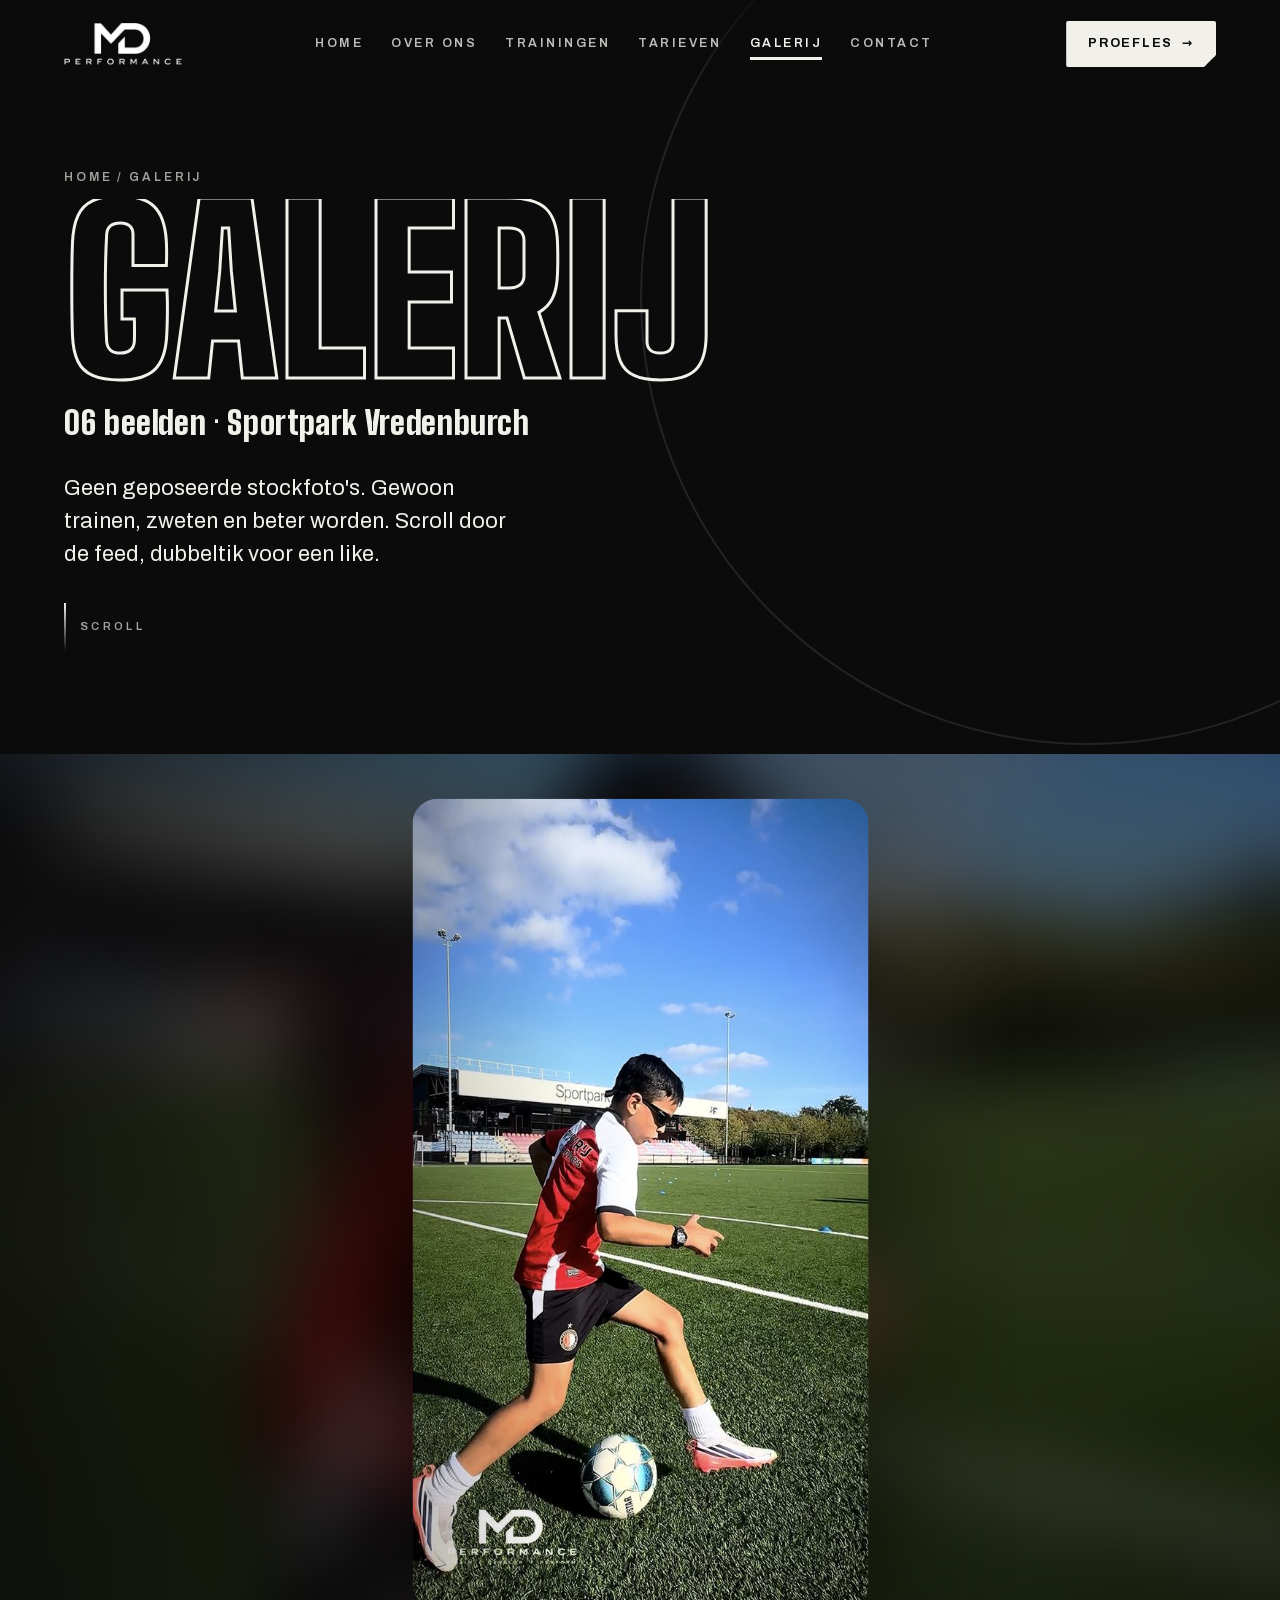
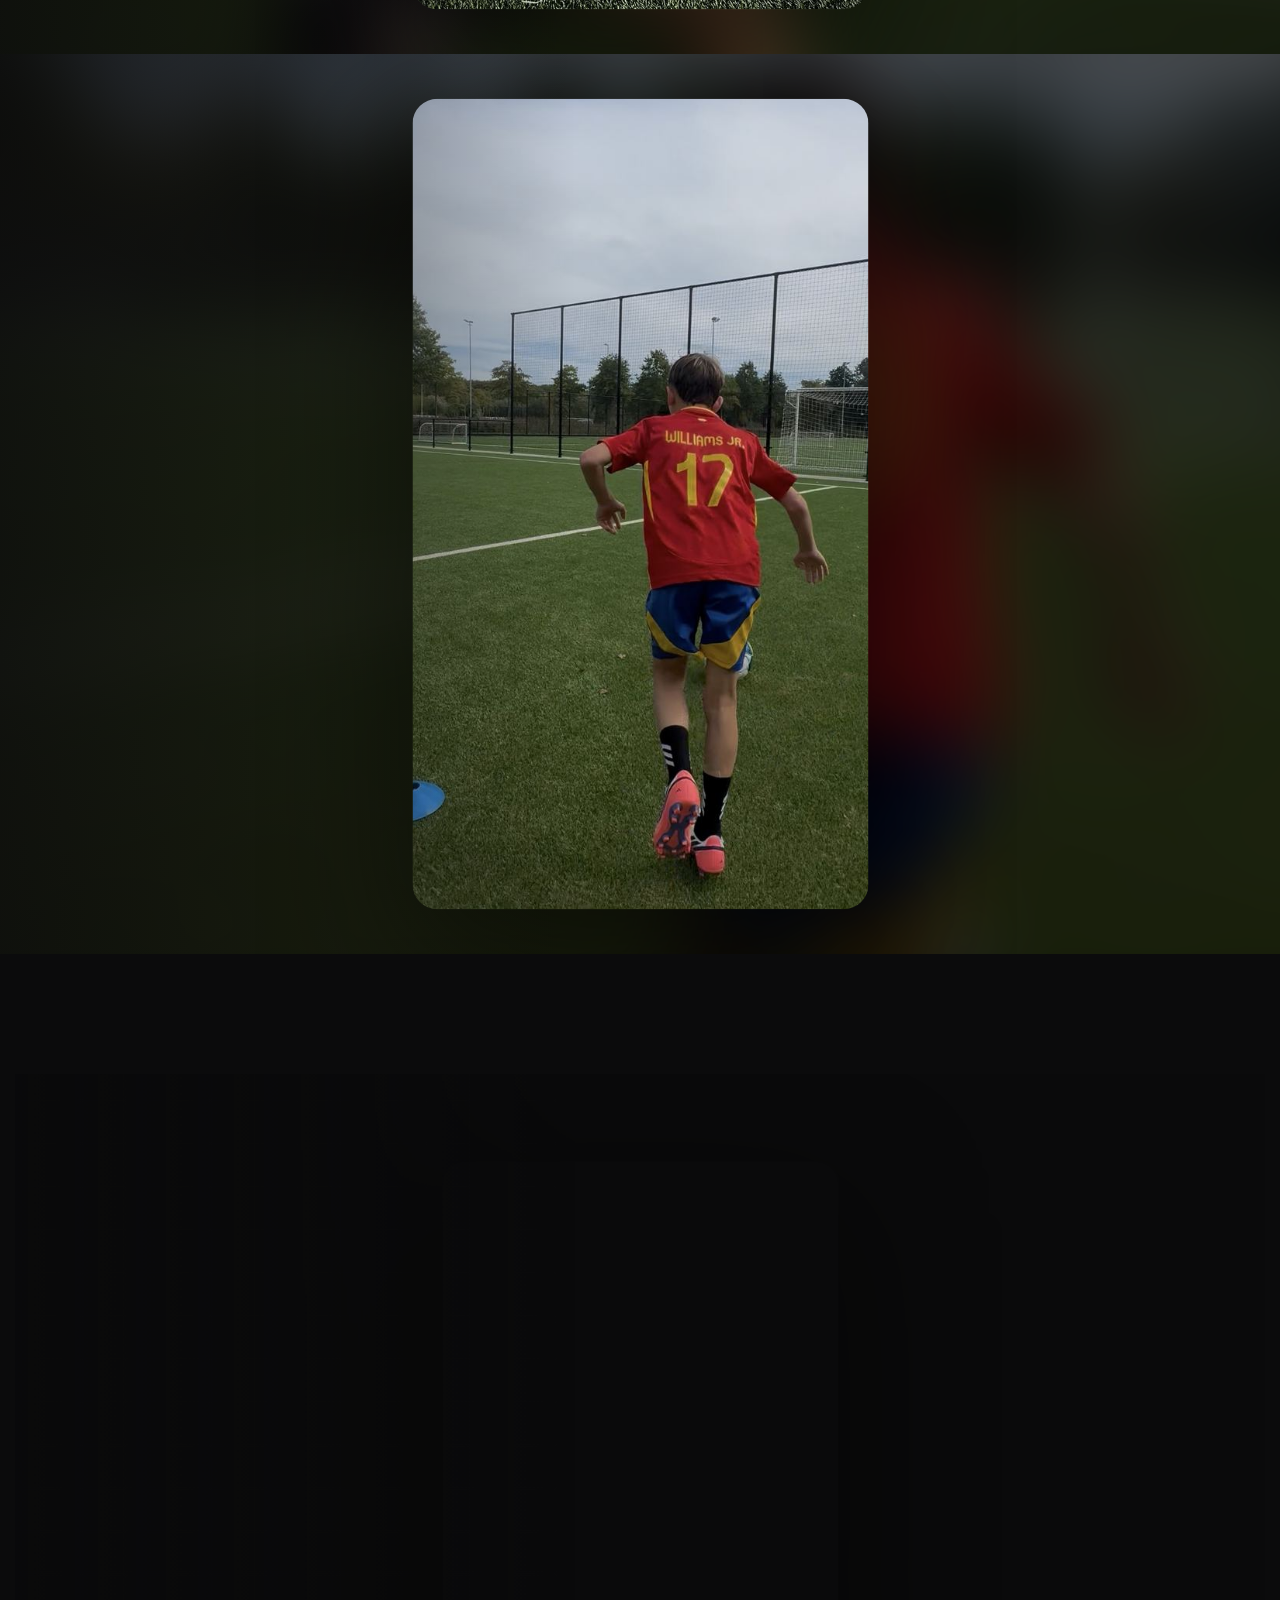
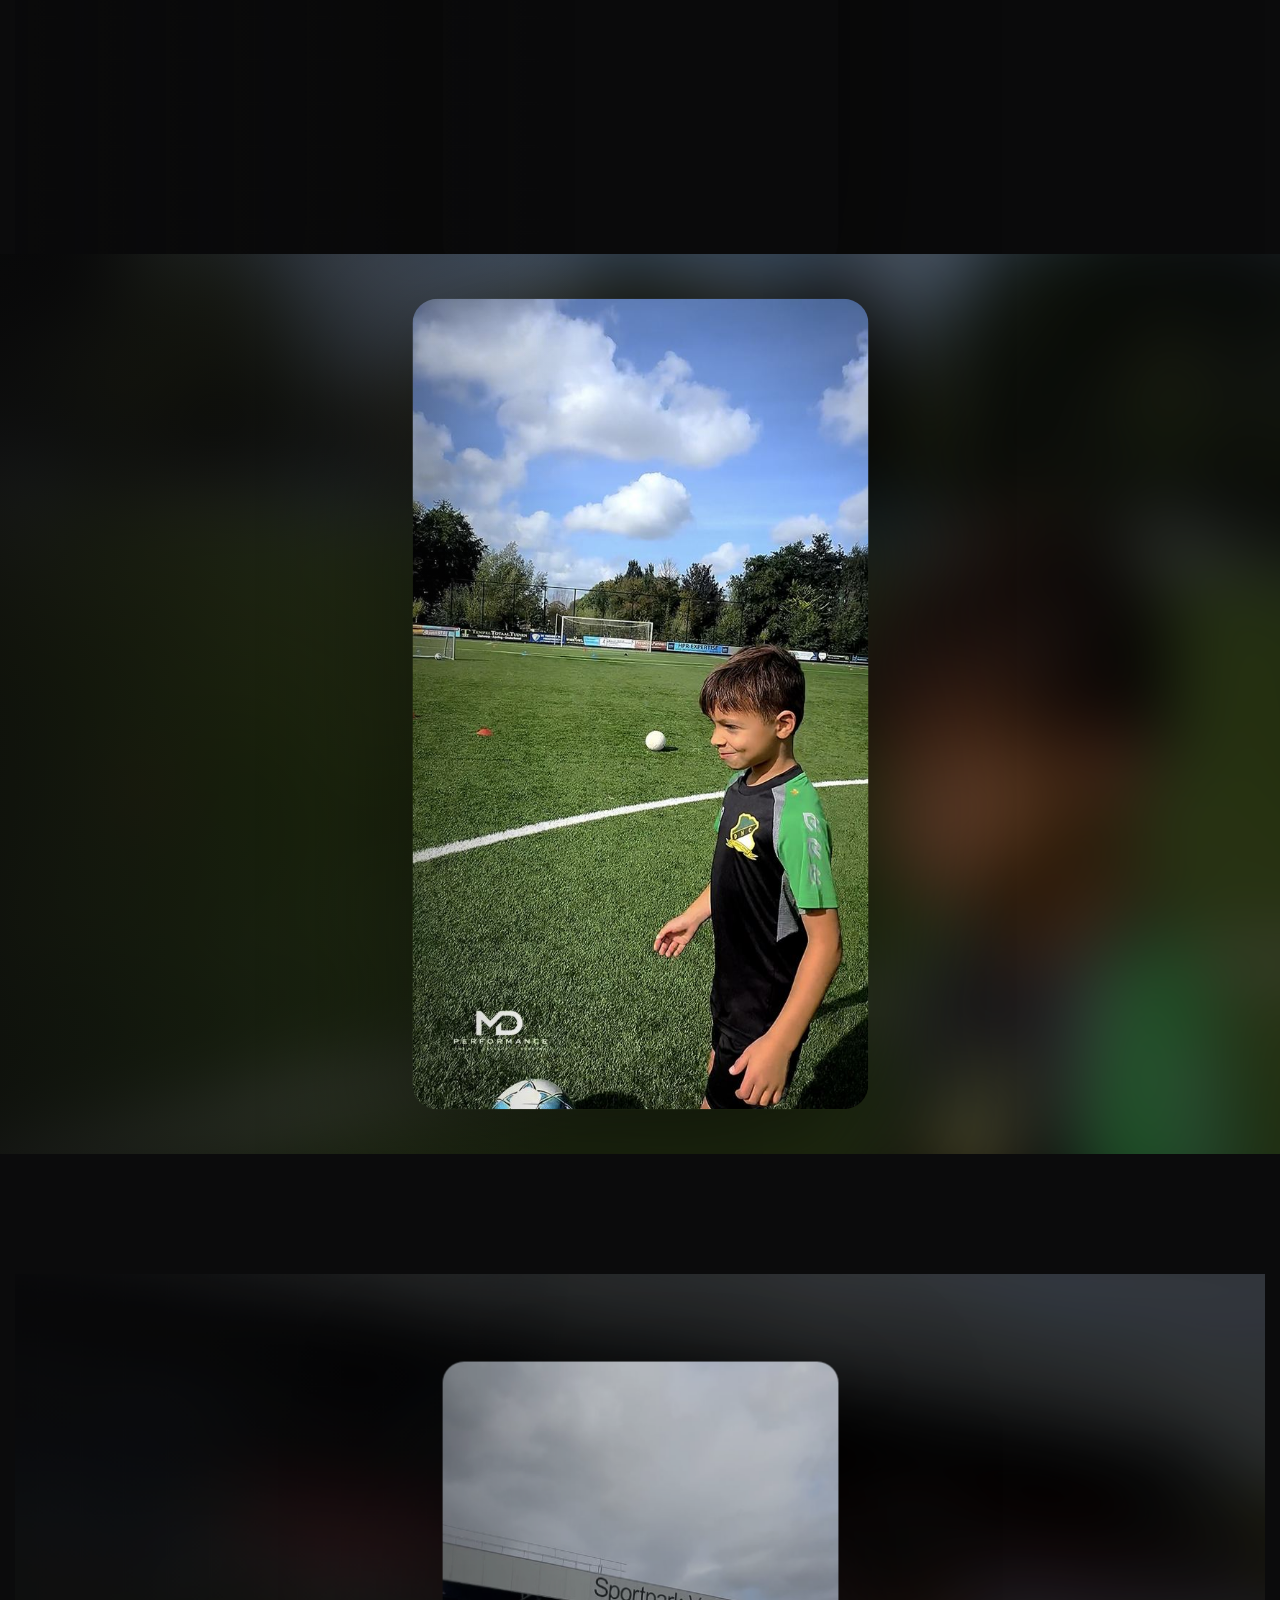
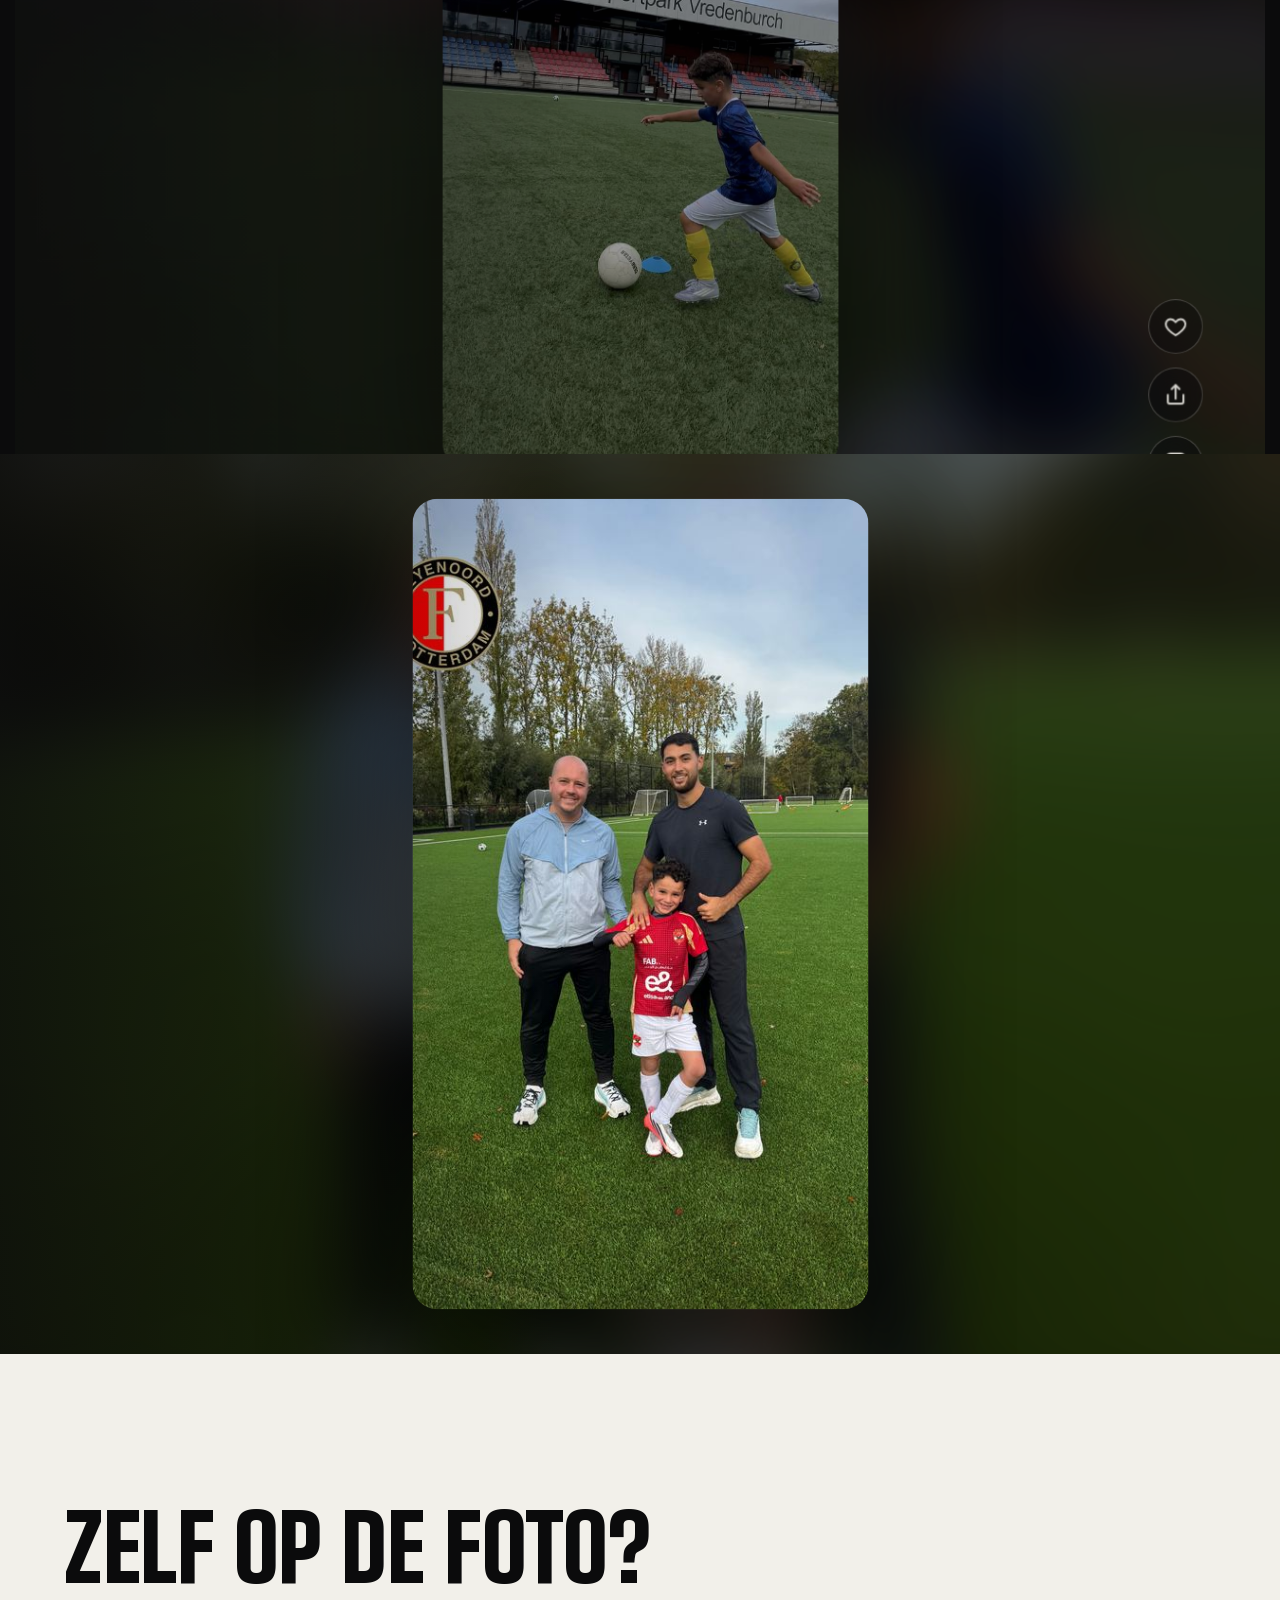
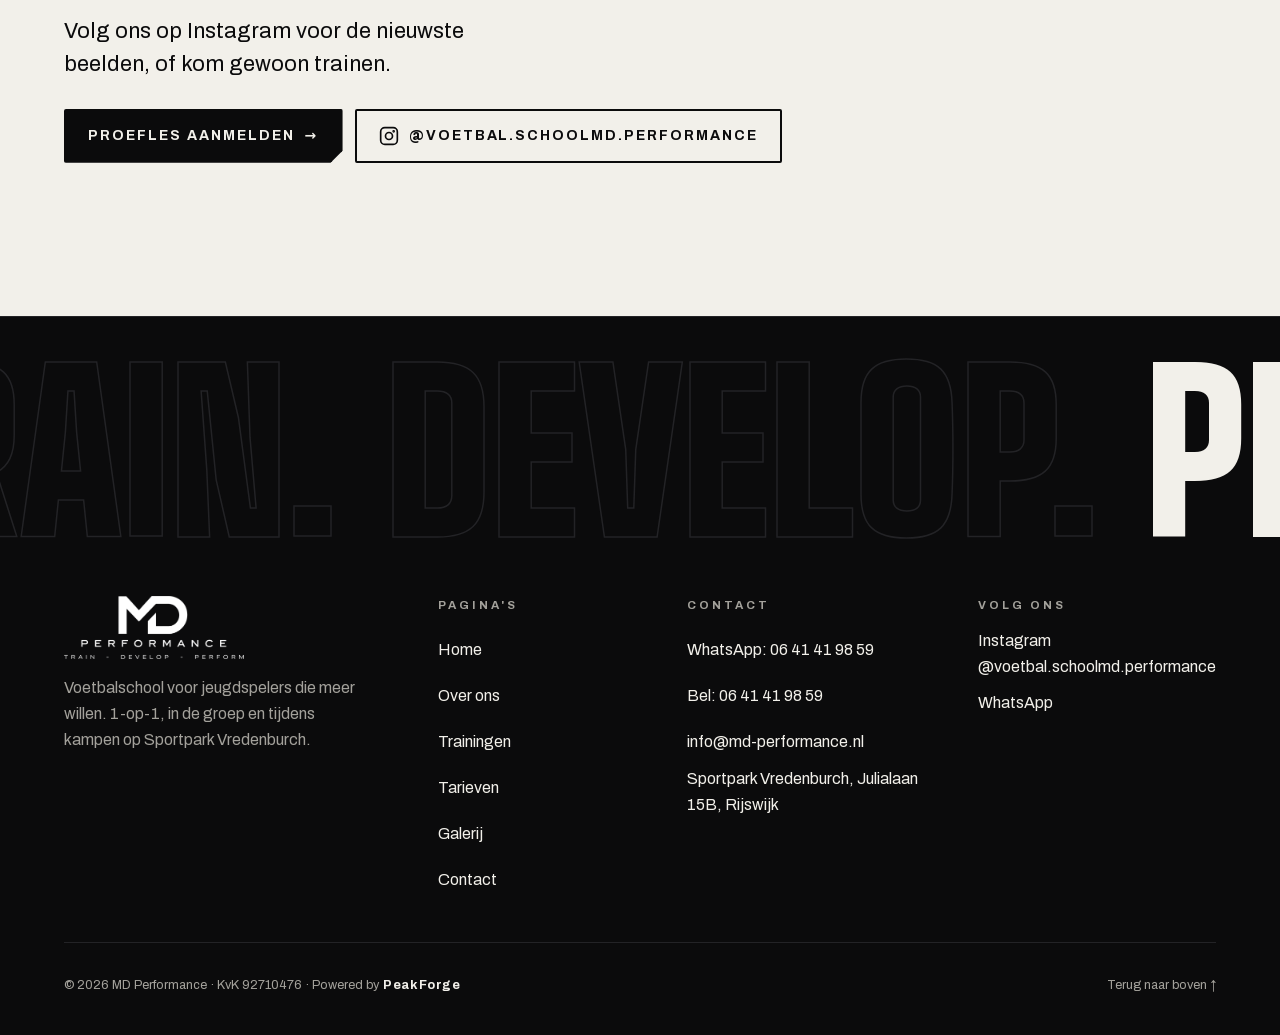
<file: galerij.html>
<!doctype html>
<html lang="nl">
<head>
<meta charset="utf-8">
<meta name="viewport" content="width=device-width, initial-scale=1, viewport-fit=cover">
<meta http-equiv="Content-Security-Policy" content="default-src 'self'; script-src 'self' https://static.cloudflareinsights.com 'sha256-xKxpHxI42fvgj9LOrif7VXWcCcNQa6q7f38ADWa6ob4='; style-src 'self' 'unsafe-inline'; img-src 'self' data:; font-src 'self'; connect-src 'self' https://cloudflareinsights.com; manifest-src 'self'; object-src 'none'; base-uri 'self'; form-action 'none'; upgrade-insecure-requests">
<meta name="referrer" content="strict-origin-when-cross-origin">
<title>Galerij | Foto's van het veld – MD Performance</title>
<meta name="description" content="Foto's van Mert en de trainingen van voetbalschool MD Performance op Sportpark Vredenburch in Rijswijk.">
<link rel="canonical" href="https://md-performance.nl/galerij.html">
<meta name="theme-color" content="#0b0b0c">
<meta property="og:type" content="website">
<meta property="og:locale" content="nl_NL">
<meta property="og:site_name" content="MD Performance">
<meta property="og:title" content="Galerij | Foto's van het veld – MD Performance">
<meta property="og:description" content="Foto's van Mert en de trainingen van voetbalschool MD Performance op Sportpark Vredenburch in Rijswijk.">
<meta property="og:url" content="https://md-performance.nl/galerij.html">
<meta property="og:image" content="https://md-performance.nl/images/og-image.jpg">
<meta property="og:image:width" content="1200">
<meta property="og:image:height" content="630">
<meta name="twitter:card" content="summary_large_image">
<link rel="icon" href="favicon.ico" sizes="any">
<link rel="icon" type="image/png" sizes="192x192" href="images/icon-192.png">
<link rel="apple-touch-icon" href="images/apple-touch-icon.png">
<link rel="manifest" href="site.webmanifest">
<link rel="preload" href="fonts/archivo-latin.woff2" as="font" type="font/woff2" crossorigin>
<link rel="preload" href="fonts/big-shoulders-display-latin.woff2" as="font" type="font/woff2" crossorigin>
<link rel="stylesheet" href="css/style.css">
<script>(function(d){d.classList.add('js');try{if(!sessionStorage.getItem('mdIntro'))d.classList.add('intro');if(sessionStorage.getItem('mdNav')){d.classList.add('arrive');sessionStorage.removeItem('mdNav')}}catch(e){}})(document.documentElement)</script>
<script src="js/main.js" defer></script>

</head>
<body id="top">
<a class="skip" href="#main">Direct naar de inhoud</a>

<header class="site-header">
  <div class="wrap">
    <a class="brand" href="index.html" aria-label="MD Performance, naar de homepage">
      <img src="images/logo.png" alt="MD Performance" width="560" height="199">
    </a>
    <nav class="nav" aria-label="Hoofdmenu">
      <ul>
        <li><a href="index.html">Home</a></li>
        <li><a href="over-ons.html">Over ons</a></li>
        <li><a href="trainingen.html">Trainingen</a></li>
        <li><a href="tarieven-rooster.html">Tarieven</a></li>
        <li><a href="galerij.html" aria-current="page">Galerij</a></li>
        <li><a href="contact.html">Contact</a></li>
      </ul>
    </nav>
    <a class="btn header-cta" href="contact.html#aanmelden">Proefles <span class="arrow" aria-hidden="true">→</span></a>
    <button class="burger" type="button" aria-expanded="false" aria-controls="menu" aria-label="Menu openen"><span></span></button>
  </div>
</header>

<nav class="menu" id="menu" aria-label="Mobiel menu">
  <ol>
    <li><a href="index.html"><small>01</small>Home</a></li>
    <li><a href="over-ons.html"><small>02</small>Over ons</a></li>
    <li><a href="trainingen.html"><small>03</small>Trainingen</a></li>
    <li><a href="tarieven-rooster.html"><small>04</small>Tarieven</a></li>
    <li><a href="galerij.html" aria-current="page"><small>05</small>Galerij</a></li>
    <li><a href="contact.html"><small>06</small>Contact</a></li>
  </ol>
  <div class="menu-foot">
    <a class="btn btn--block" href="contact.html#aanmelden">Proefles aanmelden <span class="arrow" aria-hidden="true">→</span></a>
    <a class="btn btn--ghost btn--block" href="https://wa.me/31641419859?text=Hoi%20Mert%21%20Ik%20wil%20graag%20een%20proefles%20plannen%20bij%20MD%20Performance." target="_blank" rel="noopener"><svg viewBox="0 0 24 24" fill="currentColor" aria-hidden="true" focusable="false"><path d="M17.47 14.38c-.3-.15-1.76-.87-2.03-.97-.27-.1-.47-.15-.67.15-.2.3-.77.97-.94 1.16-.17.2-.35.22-.64.08-.3-.15-1.26-.47-2.39-1.48-.88-.79-1.48-1.76-1.65-2.06-.17-.3-.02-.46.13-.6.13-.14.3-.35.45-.52.15-.18.2-.3.3-.5.1-.2.05-.37-.03-.52-.07-.15-.67-1.61-.92-2.2-.24-.59-.49-.5-.67-.51h-.57c-.2 0-.52.07-.79.37-.27.3-1.04 1.02-1.04 2.48 0 1.46 1.07 2.88 1.21 3.07.15.2 2.1 3.2 5.08 4.49.71.3 1.26.49 1.7.63.71.22 1.36.19 1.87.12.57-.09 1.76-.72 2-1.41.25-.7.25-1.29.18-1.41-.08-.13-.27-.2-.57-.35m-5.42 7.4h-.01a9.87 9.87 0 0 1-5.03-1.38l-.36-.21-3.74.98 1-3.65-.24-.37a9.86 9.86 0 0 1-1.51-5.26c0-5.45 4.44-9.88 9.89-9.88 2.64 0 5.12 1.03 6.99 2.9a9.83 9.83 0 0 1 2.89 6.99c0 5.45-4.44 9.88-9.88 9.88m8.41-18.3A11.82 11.82 0 0 0 12.05 0C5.5 0 .16 5.34.16 11.89c0 2.1.55 4.14 1.59 5.95L.06 24l6.3-1.65a11.88 11.88 0 0 0 5.68 1.45h.01c6.55 0 11.89-5.34 11.89-11.9a11.82 11.82 0 0 0-3.48-8.41Z"/></svg> WhatsApp Mert</a>
    <p>Julialaan 15B, Rijswijk · <a href="tel:+31641419859">06 41 41 98 59</a></p>
  </div>
</nav>

<main id="main">

  <section class="phero phero--gallery" aria-labelledby="gal-title">
    <span class="arc" aria-hidden="true"></span>
    <div class="wrap">
      <p class="crumbs"><a href="index.html">Home</a> / Galerij</p>
      <h1 class="d d-xxl" id="gal-title"><span class="outline">Galerij</span></h1>
      <p class="count mt-s">06 beelden · Sportpark Vredenburch</p>
      <p class="lead">Geen geposeerde stockfoto's. Gewoon trainen, zweten en beter worden. Scroll door de feed, dubbeltik voor een like.</p>
      <p class="reel-cue" aria-hidden="true"><span></span>Scroll</p>
    </div>
  </section>

  <section class="reel" aria-label="Foto's, scroll om door te bladeren">
    <div class="reel__hud" aria-hidden="true"><span class="reel__bar"><i></i></span><span class="reel__count"><b>01</b> / 06</span></div>
    <article class="reel__item" aria-label="Foto 1 van 6: Eerste aanname">
      <div class="reel__stage">
        <img class="reel__bg" src="images/aanname-640.jpg" width="1290" height="2242" alt="" decoding="async">
        <img class="reel__img" src="images/aanname-1024.jpg" srcset="images/aanname-640.jpg 640w, images/aanname-1024.jpg 1024w, images/aanname-1290.jpg 1290w" sizes="(min-width: 768px) 60vh, 100vw" width="1290" height="2242" alt="Jonge speler in rood-wit shirt neemt de bal aan op het kunstgras van Sportpark Vredenburch" decoding="async">
        <span class="reel__burst" aria-hidden="true"><svg viewBox="0 0 24 24" aria-hidden="true" focusable="false"><path d="M12 21s-7.5-4.6-9.6-9.2C.9 8.5 3 4.5 6.9 4.5c2.1 0 3.6 1.1 5.1 3 1.5-1.9 3-3 5.1-3 3.9 0 6 4 4.5 7.3C19.5 16.4 12 21 12 21Z"/></svg></span>
        <div class="reel__act">
          <button class="reel__btn reel__like" type="button" aria-pressed="false" aria-label="Vind ik leuk"><svg viewBox="0 0 24 24" aria-hidden="true" focusable="false"><path d="M12 21s-7.5-4.6-9.6-9.2C.9 8.5 3 4.5 6.9 4.5c2.1 0 3.6 1.1 5.1 3 1.5-1.9 3-3 5.1-3 3.9 0 6 4 4.5 7.3C19.5 16.4 12 21 12 21Z"/></svg></button>
          <button class="reel__btn reel__share" type="button" aria-label="Deel deze pagina"><svg viewBox="0 0 24 24" fill="none" stroke="currentColor" stroke-width="2" stroke-linecap="round" stroke-linejoin="round" aria-hidden="true" focusable="false"><path d="M4 12v7a2 2 0 0 0 2 2h12a2 2 0 0 0 2-2v-7"/><path d="M16 6l-4-4-4 4"/><path d="M12 2v14"/></svg></button>
          <a class="reel__btn" href="https://www.instagram.com/voetbal.schoolmd.performance/" target="_blank" rel="noopener" aria-label="Bekijk meer op Instagram"><svg viewBox="0 0 24 24" fill="none" stroke="currentColor" stroke-width="2" stroke-linecap="round" stroke-linejoin="round" aria-hidden="true" focusable="false"><rect x="2" y="2" width="20" height="20" rx="5"/><circle cx="12" cy="12" r="4.2"/><circle cx="17.6" cy="6.4" r=".6" fill="currentColor"/></svg></a>
        </div>
      </div>
    </article>
    <article class="reel__item" aria-label="Foto 2 van 6: Sprint met de bal">
      <div class="reel__stage">
        <img class="reel__bg" src="images/sprint-640.jpg" width="1290" height="2111" alt="" loading="lazy" decoding="async">
        <img class="reel__img" src="images/sprint-1024.jpg" srcset="images/sprint-640.jpg 640w, images/sprint-1024.jpg 1024w, images/sprint-1290.jpg 1290w" sizes="(min-width: 768px) 60vh, 100vw" width="1290" height="2111" alt="Speler met rugnummer 17 sprint met de bal langs pionnen tijdens een training" loading="lazy" decoding="async">
        <span class="reel__burst" aria-hidden="true"><svg viewBox="0 0 24 24" aria-hidden="true" focusable="false"><path d="M12 21s-7.5-4.6-9.6-9.2C.9 8.5 3 4.5 6.9 4.5c2.1 0 3.6 1.1 5.1 3 1.5-1.9 3-3 5.1-3 3.9 0 6 4 4.5 7.3C19.5 16.4 12 21 12 21Z"/></svg></span>
        <div class="reel__act">
          <button class="reel__btn reel__like" type="button" aria-pressed="false" aria-label="Vind ik leuk"><svg viewBox="0 0 24 24" aria-hidden="true" focusable="false"><path d="M12 21s-7.5-4.6-9.6-9.2C.9 8.5 3 4.5 6.9 4.5c2.1 0 3.6 1.1 5.1 3 1.5-1.9 3-3 5.1-3 3.9 0 6 4 4.5 7.3C19.5 16.4 12 21 12 21Z"/></svg></button>
          <button class="reel__btn reel__share" type="button" aria-label="Deel deze pagina"><svg viewBox="0 0 24 24" fill="none" stroke="currentColor" stroke-width="2" stroke-linecap="round" stroke-linejoin="round" aria-hidden="true" focusable="false"><path d="M4 12v7a2 2 0 0 0 2 2h12a2 2 0 0 0 2-2v-7"/><path d="M16 6l-4-4-4 4"/><path d="M12 2v14"/></svg></button>
          <a class="reel__btn" href="https://www.instagram.com/voetbal.schoolmd.performance/" target="_blank" rel="noopener" aria-label="Bekijk meer op Instagram"><svg viewBox="0 0 24 24" fill="none" stroke="currentColor" stroke-width="2" stroke-linecap="round" stroke-linejoin="round" aria-hidden="true" focusable="false"><rect x="2" y="2" width="20" height="20" rx="5"/><circle cx="12" cy="12" r="4.2"/><circle cx="17.6" cy="6.4" r=".6" fill="currentColor"/></svg></a>
        </div>
      </div>
    </article>
    <article class="reel__item" aria-label="Foto 3 van 6: Gezien door Feyenoord">
      <div class="reel__stage">
        <img class="reel__bg" src="images/scouting-1-640.jpg" width="1600" height="2136" alt="" loading="lazy" decoding="async">
        <img class="reel__img" src="images/scouting-1-1024.jpg" srcset="images/scouting-1-640.jpg 640w, images/scouting-1-1024.jpg 1024w, images/scouting-1-1600.jpg 1600w" sizes="(min-width: 768px) 60vh, 100vw" width="1600" height="2136" alt="Trainer Mert Dogrusoz met een jonge speler en een begeleider op Sportpark Vredenburch" loading="lazy" decoding="async">
        <span class="reel__burst" aria-hidden="true"><svg viewBox="0 0 24 24" aria-hidden="true" focusable="false"><path d="M12 21s-7.5-4.6-9.6-9.2C.9 8.5 3 4.5 6.9 4.5c2.1 0 3.6 1.1 5.1 3 1.5-1.9 3-3 5.1-3 3.9 0 6 4 4.5 7.3C19.5 16.4 12 21 12 21Z"/></svg></span>
        <div class="reel__act">
          <button class="reel__btn reel__like" type="button" aria-pressed="false" aria-label="Vind ik leuk"><svg viewBox="0 0 24 24" aria-hidden="true" focusable="false"><path d="M12 21s-7.5-4.6-9.6-9.2C.9 8.5 3 4.5 6.9 4.5c2.1 0 3.6 1.1 5.1 3 1.5-1.9 3-3 5.1-3 3.9 0 6 4 4.5 7.3C19.5 16.4 12 21 12 21Z"/></svg></button>
          <button class="reel__btn reel__share" type="button" aria-label="Deel deze pagina"><svg viewBox="0 0 24 24" fill="none" stroke="currentColor" stroke-width="2" stroke-linecap="round" stroke-linejoin="round" aria-hidden="true" focusable="false"><path d="M4 12v7a2 2 0 0 0 2 2h12a2 2 0 0 0 2-2v-7"/><path d="M16 6l-4-4-4 4"/><path d="M12 2v14"/></svg></button>
          <a class="reel__btn" href="https://www.instagram.com/voetbal.schoolmd.performance/" target="_blank" rel="noopener" aria-label="Bekijk meer op Instagram"><svg viewBox="0 0 24 24" fill="none" stroke="currentColor" stroke-width="2" stroke-linecap="round" stroke-linejoin="round" aria-hidden="true" focusable="false"><rect x="2" y="2" width="20" height="20" rx="5"/><circle cx="12" cy="12" r="4.2"/><circle cx="17.6" cy="6.4" r=".6" fill="currentColor"/></svg></a>
        </div>
      </div>
    </article>
    <article class="reel__item" aria-label="Foto 4 van 6: Plezier hoort erbij">
      <div class="reel__stage">
        <img class="reel__bg" src="images/glimlach-640.jpg" width="1274" height="2243" alt="" loading="lazy" decoding="async">
        <img class="reel__img" src="images/glimlach-1024.jpg" srcset="images/glimlach-640.jpg 640w, images/glimlach-1024.jpg 1024w, images/glimlach-1274.jpg 1274w" sizes="(min-width: 768px) 60vh, 100vw" width="1274" height="2243" alt="Lachende jonge speler in een groen-zwart shirt bij de middencirkel" loading="lazy" decoding="async">
        <span class="reel__burst" aria-hidden="true"><svg viewBox="0 0 24 24" aria-hidden="true" focusable="false"><path d="M12 21s-7.5-4.6-9.6-9.2C.9 8.5 3 4.5 6.9 4.5c2.1 0 3.6 1.1 5.1 3 1.5-1.9 3-3 5.1-3 3.9 0 6 4 4.5 7.3C19.5 16.4 12 21 12 21Z"/></svg></span>
        <div class="reel__act">
          <button class="reel__btn reel__like" type="button" aria-pressed="false" aria-label="Vind ik leuk"><svg viewBox="0 0 24 24" aria-hidden="true" focusable="false"><path d="M12 21s-7.5-4.6-9.6-9.2C.9 8.5 3 4.5 6.9 4.5c2.1 0 3.6 1.1 5.1 3 1.5-1.9 3-3 5.1-3 3.9 0 6 4 4.5 7.3C19.5 16.4 12 21 12 21Z"/></svg></button>
          <button class="reel__btn reel__share" type="button" aria-label="Deel deze pagina"><svg viewBox="0 0 24 24" fill="none" stroke="currentColor" stroke-width="2" stroke-linecap="round" stroke-linejoin="round" aria-hidden="true" focusable="false"><path d="M4 12v7a2 2 0 0 0 2 2h12a2 2 0 0 0 2-2v-7"/><path d="M16 6l-4-4-4 4"/><path d="M12 2v14"/></svg></button>
          <a class="reel__btn" href="https://www.instagram.com/voetbal.schoolmd.performance/" target="_blank" rel="noopener" aria-label="Bekijk meer op Instagram"><svg viewBox="0 0 24 24" fill="none" stroke="currentColor" stroke-width="2" stroke-linecap="round" stroke-linejoin="round" aria-hidden="true" focusable="false"><rect x="2" y="2" width="20" height="20" rx="5"/><circle cx="12" cy="12" r="4.2"/><circle cx="17.6" cy="6.4" r=".6" fill="currentColor"/></svg></a>
        </div>
      </div>
    </article>
    <article class="reel__item" aria-label="Foto 5 van 6: Sportpark Vredenburch">
      <div class="reel__stage">
        <img class="reel__bg" src="images/vredenburch-640.jpg" width="1290" height="2284" alt="" loading="lazy" decoding="async">
        <img class="reel__img" src="images/vredenburch-1024.jpg" srcset="images/vredenburch-640.jpg 640w, images/vredenburch-1024.jpg 1024w, images/vredenburch-1290.jpg 1290w" sizes="(min-width: 768px) 60vh, 100vw" width="1290" height="2284" alt="Speler in blauw-geel tenue dribbelt langs een pion voor de tribune van Sportpark Vredenburch" loading="lazy" decoding="async">
        <span class="reel__burst" aria-hidden="true"><svg viewBox="0 0 24 24" aria-hidden="true" focusable="false"><path d="M12 21s-7.5-4.6-9.6-9.2C.9 8.5 3 4.5 6.9 4.5c2.1 0 3.6 1.1 5.1 3 1.5-1.9 3-3 5.1-3 3.9 0 6 4 4.5 7.3C19.5 16.4 12 21 12 21Z"/></svg></span>
        <div class="reel__act">
          <button class="reel__btn reel__like" type="button" aria-pressed="false" aria-label="Vind ik leuk"><svg viewBox="0 0 24 24" aria-hidden="true" focusable="false"><path d="M12 21s-7.5-4.6-9.6-9.2C.9 8.5 3 4.5 6.9 4.5c2.1 0 3.6 1.1 5.1 3 1.5-1.9 3-3 5.1-3 3.9 0 6 4 4.5 7.3C19.5 16.4 12 21 12 21Z"/></svg></button>
          <button class="reel__btn reel__share" type="button" aria-label="Deel deze pagina"><svg viewBox="0 0 24 24" fill="none" stroke="currentColor" stroke-width="2" stroke-linecap="round" stroke-linejoin="round" aria-hidden="true" focusable="false"><path d="M4 12v7a2 2 0 0 0 2 2h12a2 2 0 0 0 2-2v-7"/><path d="M16 6l-4-4-4 4"/><path d="M12 2v14"/></svg></button>
          <a class="reel__btn" href="https://www.instagram.com/voetbal.schoolmd.performance/" target="_blank" rel="noopener" aria-label="Bekijk meer op Instagram"><svg viewBox="0 0 24 24" fill="none" stroke="currentColor" stroke-width="2" stroke-linecap="round" stroke-linejoin="round" aria-hidden="true" focusable="false"><rect x="2" y="2" width="20" height="20" rx="5"/><circle cx="12" cy="12" r="4.2"/><circle cx="17.6" cy="6.4" r=".6" fill="currentColor"/></svg></a>
        </div>
      </div>
    </article>
    <article class="reel__item" aria-label="Foto 6 van 6: Na een scoutingsdag">
      <div class="reel__stage">
        <img class="reel__bg" src="images/scouting-2-640.jpg" width="1600" height="2136" alt="" loading="lazy" decoding="async">
        <img class="reel__img" src="images/scouting-2-1024.jpg" srcset="images/scouting-2-640.jpg 640w, images/scouting-2-1024.jpg 1024w, images/scouting-2-1600.jpg 1600w" sizes="(min-width: 768px) 60vh, 100vw" width="1600" height="2136" alt="Mert Dogrusoz met een jonge speler in een rood shirt en een begeleider op het trainingsveld" loading="lazy" decoding="async">
        <span class="reel__burst" aria-hidden="true"><svg viewBox="0 0 24 24" aria-hidden="true" focusable="false"><path d="M12 21s-7.5-4.6-9.6-9.2C.9 8.5 3 4.5 6.9 4.5c2.1 0 3.6 1.1 5.1 3 1.5-1.9 3-3 5.1-3 3.9 0 6 4 4.5 7.3C19.5 16.4 12 21 12 21Z"/></svg></span>
        <div class="reel__act">
          <button class="reel__btn reel__like" type="button" aria-pressed="false" aria-label="Vind ik leuk"><svg viewBox="0 0 24 24" aria-hidden="true" focusable="false"><path d="M12 21s-7.5-4.6-9.6-9.2C.9 8.5 3 4.5 6.9 4.5c2.1 0 3.6 1.1 5.1 3 1.5-1.9 3-3 5.1-3 3.9 0 6 4 4.5 7.3C19.5 16.4 12 21 12 21Z"/></svg></button>
          <button class="reel__btn reel__share" type="button" aria-label="Deel deze pagina"><svg viewBox="0 0 24 24" fill="none" stroke="currentColor" stroke-width="2" stroke-linecap="round" stroke-linejoin="round" aria-hidden="true" focusable="false"><path d="M4 12v7a2 2 0 0 0 2 2h12a2 2 0 0 0 2-2v-7"/><path d="M16 6l-4-4-4 4"/><path d="M12 2v14"/></svg></button>
          <a class="reel__btn" href="https://www.instagram.com/voetbal.schoolmd.performance/" target="_blank" rel="noopener" aria-label="Bekijk meer op Instagram"><svg viewBox="0 0 24 24" fill="none" stroke="currentColor" stroke-width="2" stroke-linecap="round" stroke-linejoin="round" aria-hidden="true" focusable="false"><rect x="2" y="2" width="20" height="20" rx="5"/><circle cx="12" cy="12" r="4.2"/><circle cx="17.6" cy="6.4" r=".6" fill="currentColor"/></svg></a>
        </div>
      </div>
    </article>
  </section>

  <section class="sec s--light" aria-labelledby="gal-cta">
    <div class="wrap">
      <h2 class="d d-l" id="gal-cta" data-reveal>Zelf op de foto?</h2>
      <p class="lead mt-m" data-reveal>Volg ons op Instagram voor de nieuwste beelden, of kom gewoon trainen.</p>
      <div class="btn-row mt-m" data-reveal>
        <a class="btn" href="contact.html#aanmelden">Proefles aanmelden <span class="arrow" aria-hidden="true">→</span></a>
        <a class="btn btn--ghost" href="https://www.instagram.com/voetbal.schoolmd.performance/" target="_blank" rel="noopener"><svg viewBox="0 0 24 24" fill="none" stroke="currentColor" stroke-width="2" stroke-linecap="round" stroke-linejoin="round" aria-hidden="true" focusable="false"><rect x="2" y="2" width="20" height="20" rx="5"/><circle cx="12" cy="12" r="4.2"/><circle cx="17.6" cy="6.4" r=".6" fill="currentColor"/></svg> @voetbal.schoolmd.performance</a>
      </div>
    </div>
  </section>

</main>

<footer class="site-footer">
  <div class="footer-big" aria-hidden="true">Train. Develop. <span>Perform.</span></div>
  <div class="wrap">
    <div class="footer-grid">
      <div class="footer-brand">
        <img src="images/logo-full.png" alt="MD Performance – Train, Develop, Perform" width="900" height="319" loading="lazy">
        <p>Voetbalschool voor jeugdspelers die meer willen. 1-op-1, in de groep en tijdens kampen op Sportpark Vredenburch.</p>
      </div>
      <div>
        <h2>Pagina's</h2>
        <ul>
          <li><a href="index.html">Home</a></li>
          <li><a href="over-ons.html">Over ons</a></li>
          <li><a href="trainingen.html">Trainingen</a></li>
          <li><a href="tarieven-rooster.html">Tarieven</a></li>
          <li><a href="galerij.html">Galerij</a></li>
          <li><a href="contact.html">Contact</a></li>
        </ul>
      </div>
      <div>
        <h2>Contact</h2>
        <ul>
          <li><a href="https://wa.me/31641419859?text=Hoi%20Mert%21%20Ik%20wil%20graag%20een%20proefles%20plannen%20bij%20MD%20Performance." target="_blank" rel="noopener">WhatsApp: 06 41 41 98 59</a></li>
          <li><a href="tel:+31641419859">Bel: 06 41 41 98 59</a></li>
          <li><a href="mailto:info@md-performance.nl">info@md-performance.nl</a></li>
          <li><a href="https://www.google.com/maps/search/?api=1&query=Sportpark%20Vredenburch%2C%20Julialaan%2015B%2C%20Rijswijk" target="_blank" rel="noopener">Sportpark Vredenburch, Julialaan 15B, Rijswijk</a></li>
        </ul>
      </div>
      <div>
        <h2>Volg ons</h2>
        <ul>
          <li><a href="https://www.instagram.com/voetbal.schoolmd.performance/" target="_blank" rel="noopener">Instagram @voetbal.schoolmd.performance</a></li>
          <li><a href="https://wa.me/31641419859?text=Hoi%20Mert%21%20Ik%20wil%20graag%20een%20proefles%20plannen%20bij%20MD%20Performance." target="_blank" rel="noopener">WhatsApp</a></li>
        </ul>
      </div>
    </div>
    <div class="footer-bottom">
      <p>© <span data-year>2026</span> MD Performance · KvK 92710476 · <a class="powered" href="https://www.peakforge.nl" target="_blank" rel="noopener">Powered by <b>PeakForge</b></a></p>
      <a href="#top">Terug naar boven ↑</a>
    </div>
  </div>
</footer>

<div class="dock">
  <a class="btn" href="contact.html#aanmelden">Proefles aanmelden <span class="arrow" aria-hidden="true">→</span></a>
  <a class="btn btn--wa" href="https://wa.me/31641419859?text=Hoi%20Mert%21%20Ik%20wil%20graag%20een%20proefles%20plannen%20bij%20MD%20Performance." target="_blank" rel="noopener" aria-label="Stuur een WhatsApp-bericht"><svg viewBox="0 0 24 24" fill="currentColor" aria-hidden="true" focusable="false"><path d="M17.47 14.38c-.3-.15-1.76-.87-2.03-.97-.27-.1-.47-.15-.67.15-.2.3-.77.97-.94 1.16-.17.2-.35.22-.64.08-.3-.15-1.26-.47-2.39-1.48-.88-.79-1.48-1.76-1.65-2.06-.17-.3-.02-.46.13-.6.13-.14.3-.35.45-.52.15-.18.2-.3.3-.5.1-.2.05-.37-.03-.52-.07-.15-.67-1.61-.92-2.2-.24-.59-.49-.5-.67-.51h-.57c-.2 0-.52.07-.79.37-.27.3-1.04 1.02-1.04 2.48 0 1.46 1.07 2.88 1.21 3.07.15.2 2.1 3.2 5.08 4.49.71.3 1.26.49 1.7.63.71.22 1.36.19 1.87.12.57-.09 1.76-.72 2-1.41.25-.7.25-1.29.18-1.41-.08-.13-.27-.2-.57-.35m-5.42 7.4h-.01a9.87 9.87 0 0 1-5.03-1.38l-.36-.21-3.74.98 1-3.65-.24-.37a9.86 9.86 0 0 1-1.51-5.26c0-5.45 4.44-9.88 9.89-9.88 2.64 0 5.12 1.03 6.99 2.9a9.83 9.83 0 0 1 2.89 6.99c0 5.45-4.44 9.88-9.88 9.88m8.41-18.3A11.82 11.82 0 0 0 12.05 0C5.5 0 .16 5.34.16 11.89c0 2.1.55 4.14 1.59 5.95L.06 24l6.3-1.65a11.88 11.88 0 0 0 5.68 1.45h.01c6.55 0 11.89-5.34 11.89-11.9a11.82 11.82 0 0 0-3.48-8.41Z"/></svg></a>
</div>
<!-- Cloudflare Web Analytics (cookievrij) --><script defer src="https://static.cloudflareinsights.com/beacon.min.js" data-cf-beacon='{"token": "e5c29565c04d4ab79eaea70c95c827b7"}'></script><!-- End Cloudflare Web Analytics -->
</body>
</html>
</file>
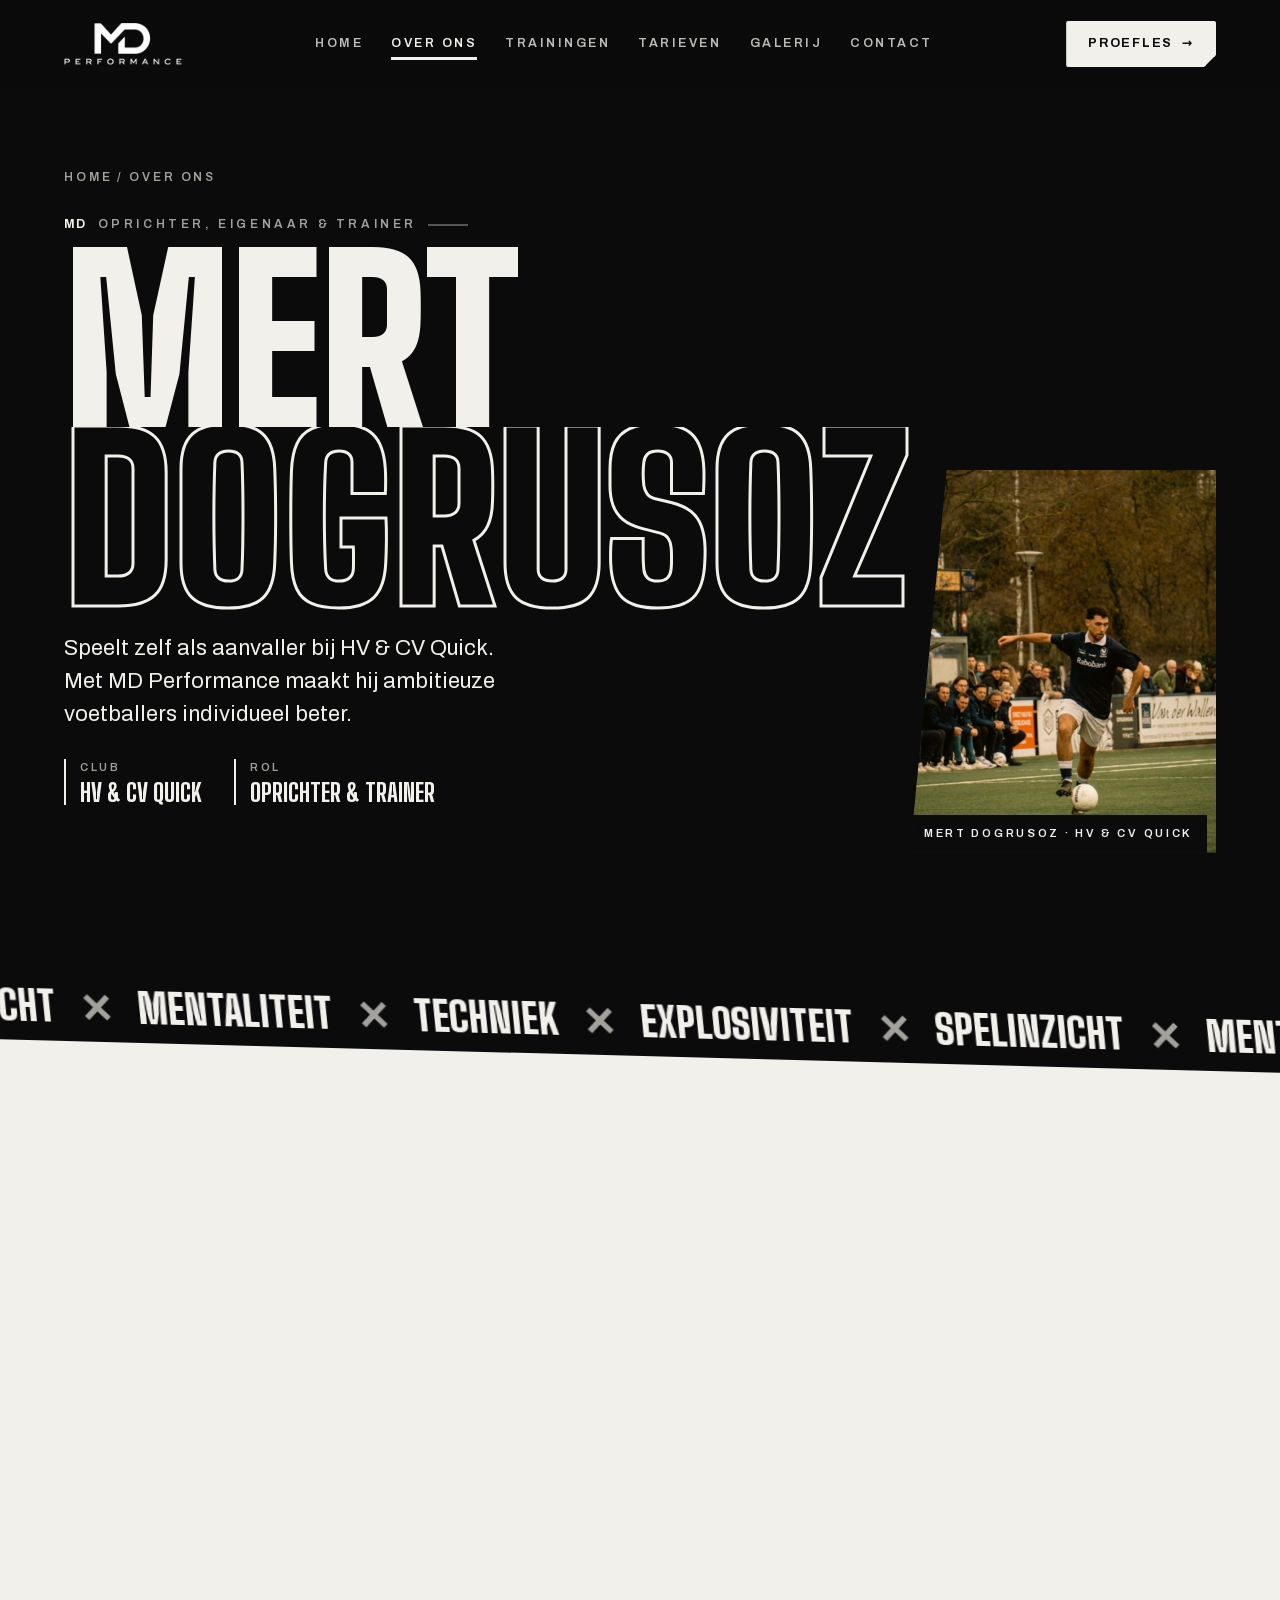
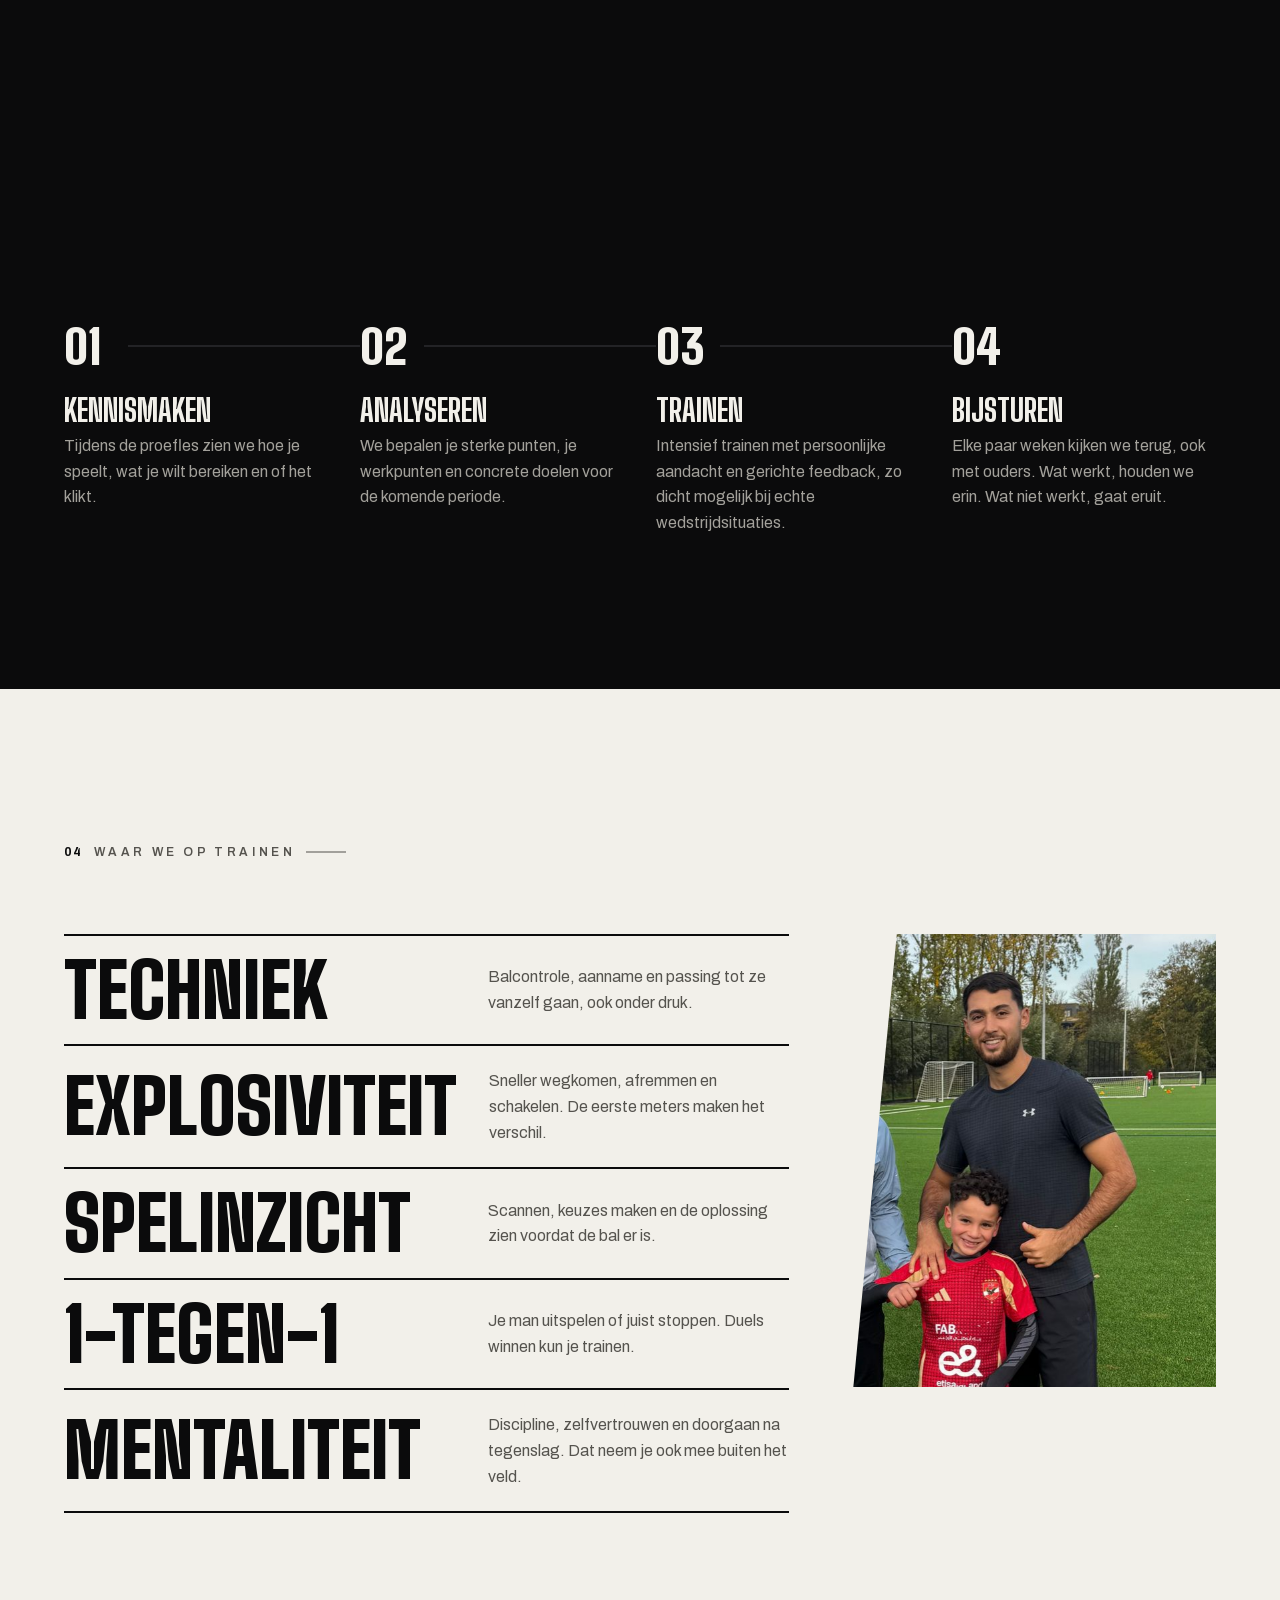
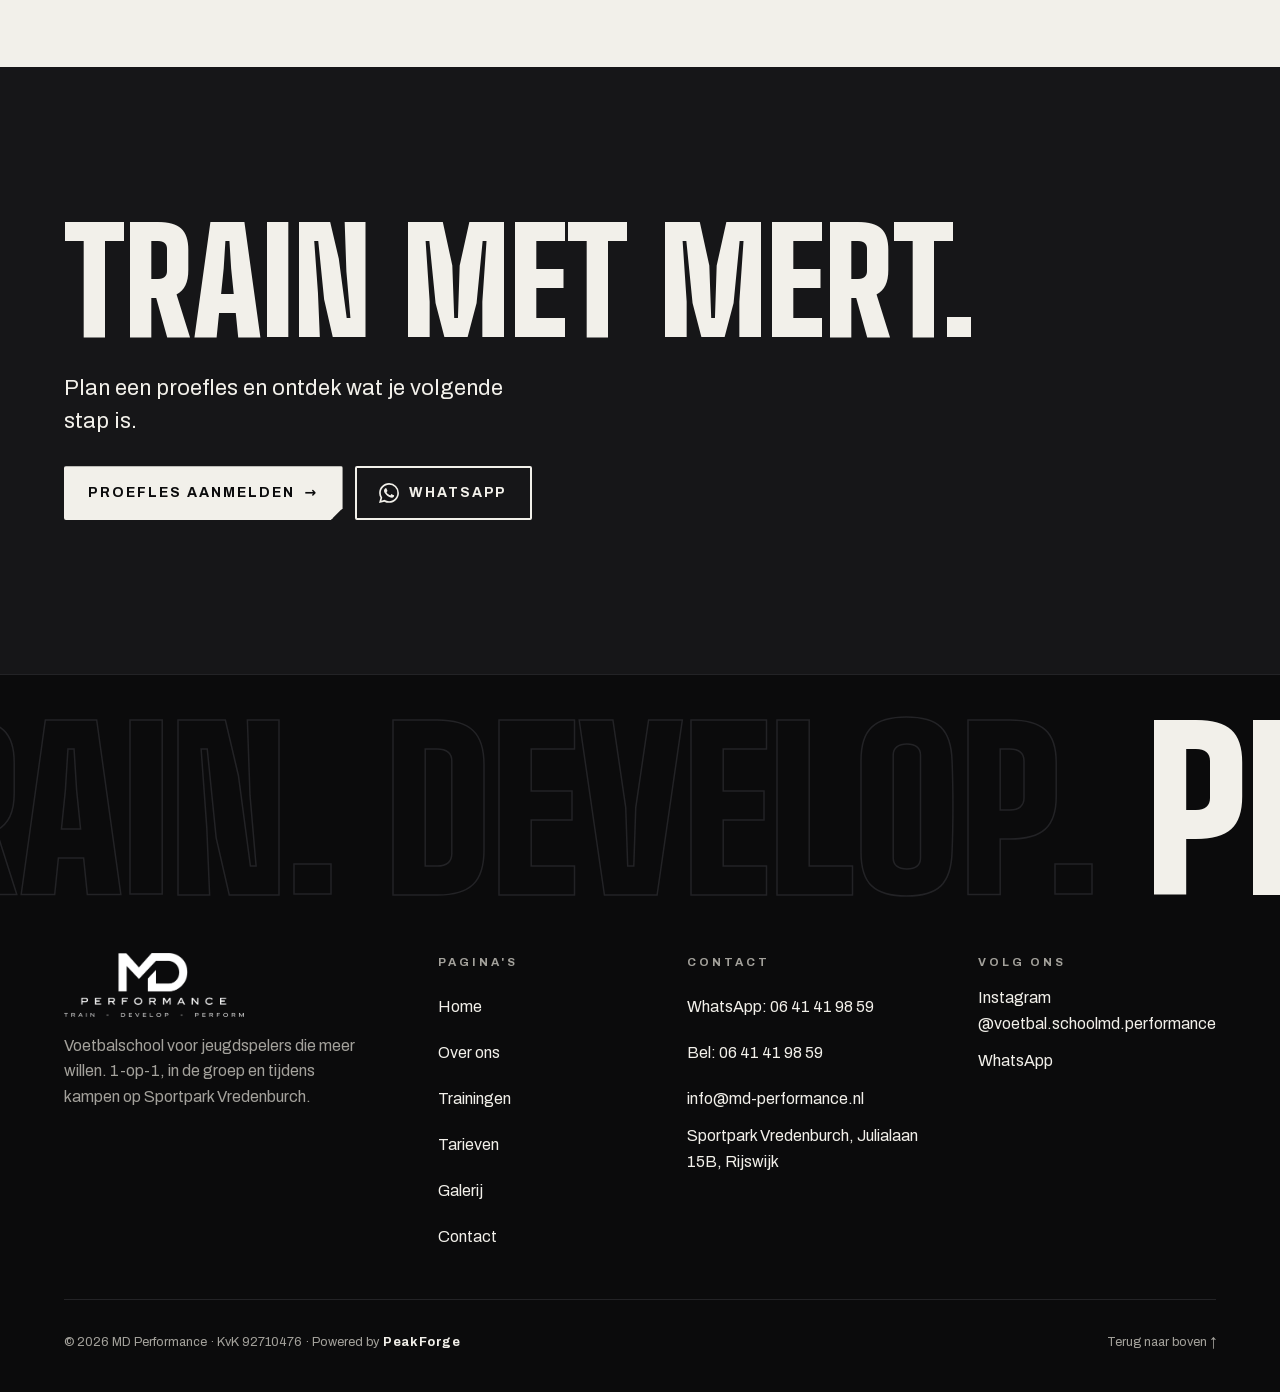
<file: over-ons.html>
<!doctype html>
<html lang="nl">
<head>
<meta charset="utf-8">
<meta name="viewport" content="width=device-width, initial-scale=1, viewport-fit=cover">
<meta http-equiv="Content-Security-Policy" content="default-src 'self'; script-src 'self' https://static.cloudflareinsights.com 'sha256-xKxpHxI42fvgj9LOrif7VXWcCcNQa6q7f38ADWa6ob4='; style-src 'self' 'unsafe-inline'; img-src 'self' data:; font-src 'self'; connect-src 'self' https://cloudflareinsights.com; manifest-src 'self'; object-src 'none'; base-uri 'self'; form-action 'none'; upgrade-insecure-requests">
<meta name="referrer" content="strict-origin-when-cross-origin">
<title>Over ons | Trainer Mert Dogrusoz – MD Performance</title>
<meta name="description" content="Maak kennis met Mert Dogrusoz, oprichter van voetbalschool MD Performance en speler bij HV &amp; CV Quick. Zijn verhaal, visie en werkwijze.">
<link rel="canonical" href="https://md-performance.nl/over-ons.html">
<meta name="theme-color" content="#0b0b0c">
<meta property="og:type" content="website">
<meta property="og:locale" content="nl_NL">
<meta property="og:site_name" content="MD Performance">
<meta property="og:title" content="Over ons | Trainer Mert Dogrusoz – MD Performance">
<meta property="og:description" content="Maak kennis met Mert Dogrusoz, oprichter van voetbalschool MD Performance en speler bij HV &amp; CV Quick. Zijn verhaal, visie en werkwijze.">
<meta property="og:url" content="https://md-performance.nl/over-ons.html">
<meta property="og:image" content="https://md-performance.nl/images/og-image.jpg">
<meta property="og:image:width" content="1200">
<meta property="og:image:height" content="630">
<meta name="twitter:card" content="summary_large_image">
<link rel="icon" href="favicon.ico" sizes="any">
<link rel="icon" type="image/png" sizes="192x192" href="images/icon-192.png">
<link rel="apple-touch-icon" href="images/apple-touch-icon.png">
<link rel="manifest" href="site.webmanifest">
<link rel="preload" href="fonts/archivo-latin.woff2" as="font" type="font/woff2" crossorigin>
<link rel="preload" href="fonts/big-shoulders-display-latin.woff2" as="font" type="font/woff2" crossorigin>
<link rel="stylesheet" href="css/style.css">
<script>(function(d){d.classList.add('js');try{if(!sessionStorage.getItem('mdIntro'))d.classList.add('intro');if(sessionStorage.getItem('mdNav')){d.classList.add('arrive');sessionStorage.removeItem('mdNav')}}catch(e){}})(document.documentElement)</script>
<script src="js/main.js" defer></script>

</head>
<body id="top">
<a class="skip" href="#main">Direct naar de inhoud</a>

<header class="site-header">
  <div class="wrap">
    <a class="brand" href="index.html" aria-label="MD Performance, naar de homepage">
      <img src="images/logo.png" alt="MD Performance" width="560" height="199">
    </a>
    <nav class="nav" aria-label="Hoofdmenu">
      <ul>
        <li><a href="index.html">Home</a></li>
        <li><a href="over-ons.html" aria-current="page">Over ons</a></li>
        <li><a href="trainingen.html">Trainingen</a></li>
        <li><a href="tarieven-rooster.html">Tarieven</a></li>
        <li><a href="galerij.html">Galerij</a></li>
        <li><a href="contact.html">Contact</a></li>
      </ul>
    </nav>
    <a class="btn header-cta" href="contact.html#aanmelden">Proefles <span class="arrow" aria-hidden="true">→</span></a>
    <button class="burger" type="button" aria-expanded="false" aria-controls="menu" aria-label="Menu openen"><span></span></button>
  </div>
</header>

<nav class="menu" id="menu" aria-label="Mobiel menu">
  <ol>
    <li><a href="index.html"><small>01</small>Home</a></li>
    <li><a href="over-ons.html" aria-current="page"><small>02</small>Over ons</a></li>
    <li><a href="trainingen.html"><small>03</small>Trainingen</a></li>
    <li><a href="tarieven-rooster.html"><small>04</small>Tarieven</a></li>
    <li><a href="galerij.html"><small>05</small>Galerij</a></li>
    <li><a href="contact.html"><small>06</small>Contact</a></li>
  </ol>
  <div class="menu-foot">
    <a class="btn btn--block" href="contact.html#aanmelden">Proefles aanmelden <span class="arrow" aria-hidden="true">→</span></a>
    <a class="btn btn--ghost btn--block" href="https://wa.me/31641419859?text=Hoi%20Mert%21%20Ik%20wil%20graag%20een%20proefles%20plannen%20bij%20MD%20Performance." target="_blank" rel="noopener"><svg viewBox="0 0 24 24" fill="currentColor" aria-hidden="true" focusable="false"><path d="M17.47 14.38c-.3-.15-1.76-.87-2.03-.97-.27-.1-.47-.15-.67.15-.2.3-.77.97-.94 1.16-.17.2-.35.22-.64.08-.3-.15-1.26-.47-2.39-1.48-.88-.79-1.48-1.76-1.65-2.06-.17-.3-.02-.46.13-.6.13-.14.3-.35.45-.52.15-.18.2-.3.3-.5.1-.2.05-.37-.03-.52-.07-.15-.67-1.61-.92-2.2-.24-.59-.49-.5-.67-.51h-.57c-.2 0-.52.07-.79.37-.27.3-1.04 1.02-1.04 2.48 0 1.46 1.07 2.88 1.21 3.07.15.2 2.1 3.2 5.08 4.49.71.3 1.26.49 1.7.63.71.22 1.36.19 1.87.12.57-.09 1.76-.72 2-1.41.25-.7.25-1.29.18-1.41-.08-.13-.27-.2-.57-.35m-5.42 7.4h-.01a9.87 9.87 0 0 1-5.03-1.38l-.36-.21-3.74.98 1-3.65-.24-.37a9.86 9.86 0 0 1-1.51-5.26c0-5.45 4.44-9.88 9.89-9.88 2.64 0 5.12 1.03 6.99 2.9a9.83 9.83 0 0 1 2.89 6.99c0 5.45-4.44 9.88-9.88 9.88m8.41-18.3A11.82 11.82 0 0 0 12.05 0C5.5 0 .16 5.34.16 11.89c0 2.1.55 4.14 1.59 5.95L.06 24l6.3-1.65a11.88 11.88 0 0 0 5.68 1.45h.01c6.55 0 11.89-5.34 11.89-11.9a11.82 11.82 0 0 0-3.48-8.41Z"/></svg> WhatsApp Mert</a>
    <p>Julialaan 15B, Rijswijk · <a href="tel:+31641419859">06 41 41 98 59</a></p>
  </div>
</nav>

<main id="main">

  <section class="phero phero--portrait" aria-labelledby="over-title">
    <div class="wrap grid">
      <div class="phero__text">
        <p class="crumbs"><a href="index.html">Home</a> / Over ons</p>
        <p class="kicker mt-m"><b>MD</b> Oprichter, eigenaar &amp; trainer</p>
        <h1 class="d d-xxl" id="over-title">Mert<br><span class="outline">Dogrusoz</span></h1>
        <p class="lead">Speelt zelf als aanvaller bij HV &amp; CV Quick. Met MD Performance maakt hij ambitieuze voetballers individueel beter.</p>
        <dl class="fiche">
          <div><dt>Club</dt><dd>HV &amp; CV Quick</dd></div>
          <div><dt>Rol</dt><dd>Oprichter &amp; trainer</dd></div>
        </dl>
      </div>
      <figure class="media cut-l" data-reveal="cut">
        <img src="images/mert-actie-1024.jpg" srcset="images/mert-actie-640.jpg 640w, images/mert-actie-1024.jpg 1024w, images/mert-actie-1154.jpg 1154w" sizes="(min-width: 1100px) 48vw, 100vw" width="1154" height="1481" alt="Mert Dogrusoz aan de bal in het shirt van HV &amp; CV Quick, met publiek langs de lijn" fetchpriority="high" style="object-position:55% 35%">
        <figcaption class="tag">Mert Dogrusoz · HV &amp; CV Quick</figcaption>
      </figure>
    </div>
  </section>

  <div class="ticker ticker--ink" aria-hidden="true"><div class="ticker__track"><span>Techniek<i aria-hidden="true">✕</i></span><span>Explosiviteit<i aria-hidden="true">✕</i></span><span>Spelinzicht<i aria-hidden="true">✕</i></span><span>Mentaliteit<i aria-hidden="true">✕</i></span><span>Techniek<i aria-hidden="true">✕</i></span><span>Explosiviteit<i aria-hidden="true">✕</i></span><span>Spelinzicht<i aria-hidden="true">✕</i></span><span>Mentaliteit<i aria-hidden="true">✕</i></span></div></div>

  <!-- VERHAAL -->
  <section class="sec s--light" aria-labelledby="verhaal-title">
    <div class="wrap story">
      <p class="story__quote" data-reveal>Talent is de basis. <span>Begeleiding, inzet en discipline</span> maken het verschil.</p>
      <div class="stack-m">
        <p class="kicker" data-reveal><b>01</b> Het verhaal</p>
        <h2 class="d d-m" id="verhaal-title" data-reveal>Kennismaken met Mert</h2>
        <div class="prose" data-reveal>
          <p>Mijn naam is Mert Dogrusoz, oprichter, eigenaar en trainer van MD Performance.</p>
          <p>Voetbal is al jarenlang een groot deel van mijn leven. Ik speel zelf nog actief als aanvaller bij HV &amp; CV Quick. De kennis, ervaring en lessen uit mijn eigen voetbalcarrière neem ik mee naar het veld, om de volgende generatie voetballers te helpen groeien.</p>
          <p>Met MD Performance heb ik mijn passie omgezet in een duidelijke missie: ambitieuze voetballers individueel beter maken en ze helpen het maximale uit hun talent te halen.</p>
          <p>Mijn doel is om spelers niet alleen beter te maken op het veld. Ik wil ze ook de discipline, het zelfvertrouwen en de mentaliteit meegeven die nodig zijn om hun ambities waar te maken.</p>
          <p>Dit is MD Performance. Hier staat ontwikkeling centraal. <strong>Train. Develop. Perform.</strong></p>
        </div>
      </div>
    </div>
  </section>

  <!-- IN DE KRANT (geplaatst op verzoek van Mert, met bronvermelding) -->
  <section class="sec s--ink2" aria-labelledby="krant-title">
    <div class="wrap press">
      <div class="press__body">
        <p class="kicker" data-reveal><b>02</b> In de krant</p>
        <h2 class="d d-l mt-s" id="krant-title" data-reveal>Kwam, zag en werd <span class="outline">topscorer</span></h2>
        <p class="lead mt-m" data-reveal>In zijn eerste seizoen bij HV &amp; CV Quick werd Mert topscorer van de club. De krant schreef erover: creativiteit, zakelijkheid, snelheid en een flinke dosis werklust.</p>
        <ul class="press__points" role="list">
          <li data-reveal><h3>Getest in de wedstrijd</h3><p>Mert staat zelf elke week op het veld. Wat daar werkt, neemt hij mee naar jouw training. Geen theorie uit een boekje, maar oefeningen die zich in de wedstrijd bewijzen.</p></li>
          <li data-reveal style="--d:.08s"><h3>Een trainer die het voordoet</h3><p>Afwerken, kaatsen, een actie in de kleine ruimte: Mert laat het niet alleen zien op een tactiekbord. Hij doet het voor, op tempo.</p></li>
          <li data-reveal style="--d:.16s"><h3>Hij weet wat er nodig is</h3><p>Hij werd topscorer door hard te trainen. Die mentaliteit leert hij jou ook: elke training telt.</p></li>
        </ul>
        <div class="mt-l" data-reveal><a class="btn" href="contact.html#aanmelden">Train met een topscorer <span class="arrow" aria-hidden="true">→</span></a></div>
      </div>
      <figure class="press__fig" data-reveal>
        <a class="press__clip" href="images/krant-quick-1104.jpg" target="_blank" rel="noopener">
          <img src="images/krant-quick-640.jpg" srcset="images/krant-quick-640.jpg 640w, images/krant-quick-1104.jpg 1104w" sizes="(min-width: 1100px) 40vw, 90vw" width="1104" height="1492" alt="Krantenartikel: ‘Via de nacompetitie gaan we nog promoveren ook’. Mert Dogrusoz kwam, zag en werd topscorer bij Quick" loading="lazy" decoding="async">
          <span class="press__hint">Lees het artikel <span aria-hidden="true">↗</span></span>
        </a>
        <figcaption class="press__credit">Tekst: Martin van Zaanen · Foto: Dennis Jouvenaar</figcaption>
      </figure>
    </div>
  </section>

  <!-- WERKWIJZE -->
  <section class="sec" aria-labelledby="werkwijze-title">
    <div class="wrap">
      <div class="sec-head">
        <p class="kicker" data-reveal><b>03</b> Werkwijze</p>
        <h2 class="d d-l" id="werkwijze-title" data-reveal>Van proefles naar <span class="red">progressie</span></h2>
      </div>
      <ol class="steps" role="list">
        <li class="step" data-reveal><h3>Kennismaken</h3><p>Tijdens de proefles zien we hoe je speelt, wat je wilt bereiken en of het klikt.</p></li>
        <li class="step" data-reveal style="--d:.08s"><h3>Analyseren</h3><p>We bepalen je sterke punten, je werkpunten en concrete doelen voor de komende periode.</p></li>
        <li class="step" data-reveal style="--d:.16s"><h3>Trainen</h3><p>Intensief trainen met persoonlijke aandacht en gerichte feedback, zo dicht mogelijk bij echte wedstrijdsituaties.</p></li>
        <li class="step" data-reveal style="--d:.24s"><h3>Bijsturen</h3><p>Elke paar weken kijken we terug, ook met ouders. Wat werkt, houden we erin. Wat niet werkt, gaat eruit.</p></li>
      </ol>
    </div>
  </section>

  <!-- WAARDEN -->
  <section class="sec s--light" aria-labelledby="waarden-title">
    <div class="wrap">
      <div class="sec-head">
        <p class="kicker" data-reveal><b>04</b> Waar we op trainen</p>
        <h2 class="sr-only" id="waarden-title">De focus van elke training</h2>
      </div>
      <div class="values-wrap">
        <ul class="values" role="list">
          <li data-reveal><h3>Techniek</h3><p>Balcontrole, aanname en passing tot ze vanzelf gaan, ook onder druk.</p></li>
          <li data-reveal><h3>Explosiviteit</h3><p>Sneller wegkomen, afremmen en schakelen. De eerste meters maken het verschil.</p></li>
          <li data-reveal><h3>Spelinzicht</h3><p>Scannen, keuzes maken en de oplossing zien voordat de bal er is.</p></li>
          <li data-reveal><h3>1-tegen-1</h3><p>Je man uitspelen of juist stoppen. Duels winnen kun je trainen.</p></li>
          <li data-reveal><h3>Mentaliteit</h3><p>Discipline, zelfvertrouwen en doorgaan na tegenslag. Dat neem je ook mee buiten het veld.</p></li>
        </ul>
        <figure class="media cut-l" data-reveal="cut"><img src="images/mert-portret-1024.jpg" srcset="images/mert-portret-640.jpg 640w, images/mert-portret-1024.jpg 1024w, images/mert-portret-1600.jpg 1600w" sizes="(min-width: 1100px) 30vw, 100vw" width="1600" height="2000" alt="Trainer Mert Dogrusoz op het trainingsveld, met een van zijn jonge spelers" loading="lazy" decoding="async" style="object-position:60% 30%"></figure>
      </div>
    </div>
  </section>

  <!-- CTA -->
  <section class="sec s--ink2" aria-labelledby="cta-over-title">
    <div class="wrap">
      <h2 class="d d-xl" id="cta-over-title" data-reveal>Train met Mert.</h2>
      <p class="lead mt-m" data-reveal>Plan een proefles en ontdek wat je volgende stap is.</p>
      <div class="btn-row mt-m" data-reveal>
        <a class="btn" href="contact.html#aanmelden">Proefles aanmelden <span class="arrow" aria-hidden="true">→</span></a>
        <a class="btn btn--ghost" href="https://wa.me/31641419859?text=Hoi%20Mert%21%20Ik%20wil%20graag%20een%20proefles%20plannen%20bij%20MD%20Performance." target="_blank" rel="noopener"><svg viewBox="0 0 24 24" fill="currentColor" aria-hidden="true" focusable="false"><path d="M17.47 14.38c-.3-.15-1.76-.87-2.03-.97-.27-.1-.47-.15-.67.15-.2.3-.77.97-.94 1.16-.17.2-.35.22-.64.08-.3-.15-1.26-.47-2.39-1.48-.88-.79-1.48-1.76-1.65-2.06-.17-.3-.02-.46.13-.6.13-.14.3-.35.45-.52.15-.18.2-.3.3-.5.1-.2.05-.37-.03-.52-.07-.15-.67-1.61-.92-2.2-.24-.59-.49-.5-.67-.51h-.57c-.2 0-.52.07-.79.37-.27.3-1.04 1.02-1.04 2.48 0 1.46 1.07 2.88 1.21 3.07.15.2 2.1 3.2 5.08 4.49.71.3 1.26.49 1.7.63.71.22 1.36.19 1.87.12.57-.09 1.76-.72 2-1.41.25-.7.25-1.29.18-1.41-.08-.13-.27-.2-.57-.35m-5.42 7.4h-.01a9.87 9.87 0 0 1-5.03-1.38l-.36-.21-3.74.98 1-3.65-.24-.37a9.86 9.86 0 0 1-1.51-5.26c0-5.45 4.44-9.88 9.89-9.88 2.64 0 5.12 1.03 6.99 2.9a9.83 9.83 0 0 1 2.89 6.99c0 5.45-4.44 9.88-9.88 9.88m8.41-18.3A11.82 11.82 0 0 0 12.05 0C5.5 0 .16 5.34.16 11.89c0 2.1.55 4.14 1.59 5.95L.06 24l6.3-1.65a11.88 11.88 0 0 0 5.68 1.45h.01c6.55 0 11.89-5.34 11.89-11.9a11.82 11.82 0 0 0-3.48-8.41Z"/></svg> WhatsApp</a>
      </div>
    </div>
  </section>

</main>

<footer class="site-footer">
  <div class="footer-big" aria-hidden="true">Train. Develop. <span>Perform.</span></div>
  <div class="wrap">
    <div class="footer-grid">
      <div class="footer-brand">
        <img src="images/logo-full.png" alt="MD Performance – Train, Develop, Perform" width="900" height="319" loading="lazy">
        <p>Voetbalschool voor jeugdspelers die meer willen. 1-op-1, in de groep en tijdens kampen op Sportpark Vredenburch.</p>
      </div>
      <div>
        <h2>Pagina's</h2>
        <ul>
          <li><a href="index.html">Home</a></li>
          <li><a href="over-ons.html">Over ons</a></li>
          <li><a href="trainingen.html">Trainingen</a></li>
          <li><a href="tarieven-rooster.html">Tarieven</a></li>
          <li><a href="galerij.html">Galerij</a></li>
          <li><a href="contact.html">Contact</a></li>
        </ul>
      </div>
      <div>
        <h2>Contact</h2>
        <ul>
          <li><a href="https://wa.me/31641419859?text=Hoi%20Mert%21%20Ik%20wil%20graag%20een%20proefles%20plannen%20bij%20MD%20Performance." target="_blank" rel="noopener">WhatsApp: 06 41 41 98 59</a></li>
          <li><a href="tel:+31641419859">Bel: 06 41 41 98 59</a></li>
          <li><a href="mailto:info@md-performance.nl">info@md-performance.nl</a></li>
          <li><a href="https://www.google.com/maps/search/?api=1&query=Sportpark%20Vredenburch%2C%20Julialaan%2015B%2C%20Rijswijk" target="_blank" rel="noopener">Sportpark Vredenburch, Julialaan 15B, Rijswijk</a></li>
        </ul>
      </div>
      <div>
        <h2>Volg ons</h2>
        <ul>
          <li><a href="https://www.instagram.com/voetbal.schoolmd.performance/" target="_blank" rel="noopener">Instagram @voetbal.schoolmd.performance</a></li>
          <li><a href="https://wa.me/31641419859?text=Hoi%20Mert%21%20Ik%20wil%20graag%20een%20proefles%20plannen%20bij%20MD%20Performance." target="_blank" rel="noopener">WhatsApp</a></li>
        </ul>
      </div>
    </div>
    <div class="footer-bottom">
      <p>© <span data-year>2026</span> MD Performance · KvK 92710476 · <a class="powered" href="https://www.peakforge.nl" target="_blank" rel="noopener">Powered by <b>PeakForge</b></a></p>
      <a href="#top">Terug naar boven ↑</a>
    </div>
  </div>
</footer>

<div class="dock">
  <a class="btn" href="contact.html#aanmelden">Proefles aanmelden <span class="arrow" aria-hidden="true">→</span></a>
  <a class="btn btn--wa" href="https://wa.me/31641419859?text=Hoi%20Mert%21%20Ik%20wil%20graag%20een%20proefles%20plannen%20bij%20MD%20Performance." target="_blank" rel="noopener" aria-label="Stuur een WhatsApp-bericht"><svg viewBox="0 0 24 24" fill="currentColor" aria-hidden="true" focusable="false"><path d="M17.47 14.38c-.3-.15-1.76-.87-2.03-.97-.27-.1-.47-.15-.67.15-.2.3-.77.97-.94 1.16-.17.2-.35.22-.64.08-.3-.15-1.26-.47-2.39-1.48-.88-.79-1.48-1.76-1.65-2.06-.17-.3-.02-.46.13-.6.13-.14.3-.35.45-.52.15-.18.2-.3.3-.5.1-.2.05-.37-.03-.52-.07-.15-.67-1.61-.92-2.2-.24-.59-.49-.5-.67-.51h-.57c-.2 0-.52.07-.79.37-.27.3-1.04 1.02-1.04 2.48 0 1.46 1.07 2.88 1.21 3.07.15.2 2.1 3.2 5.08 4.49.71.3 1.26.49 1.7.63.71.22 1.36.19 1.87.12.57-.09 1.76-.72 2-1.41.25-.7.25-1.29.18-1.41-.08-.13-.27-.2-.57-.35m-5.42 7.4h-.01a9.87 9.87 0 0 1-5.03-1.38l-.36-.21-3.74.98 1-3.65-.24-.37a9.86 9.86 0 0 1-1.51-5.26c0-5.45 4.44-9.88 9.89-9.88 2.64 0 5.12 1.03 6.99 2.9a9.83 9.83 0 0 1 2.89 6.99c0 5.45-4.44 9.88-9.88 9.88m8.41-18.3A11.82 11.82 0 0 0 12.05 0C5.5 0 .16 5.34.16 11.89c0 2.1.55 4.14 1.59 5.95L.06 24l6.3-1.65a11.88 11.88 0 0 0 5.68 1.45h.01c6.55 0 11.89-5.34 11.89-11.9a11.82 11.82 0 0 0-3.48-8.41Z"/></svg></a>
</div>
<!-- Cloudflare Web Analytics (cookievrij) --><script defer src="https://static.cloudflareinsights.com/beacon.min.js" data-cf-beacon='{"token": "e5c29565c04d4ab79eaea70c95c827b7"}'></script><!-- End Cloudflare Web Analytics -->
</body>
</html>
</file>
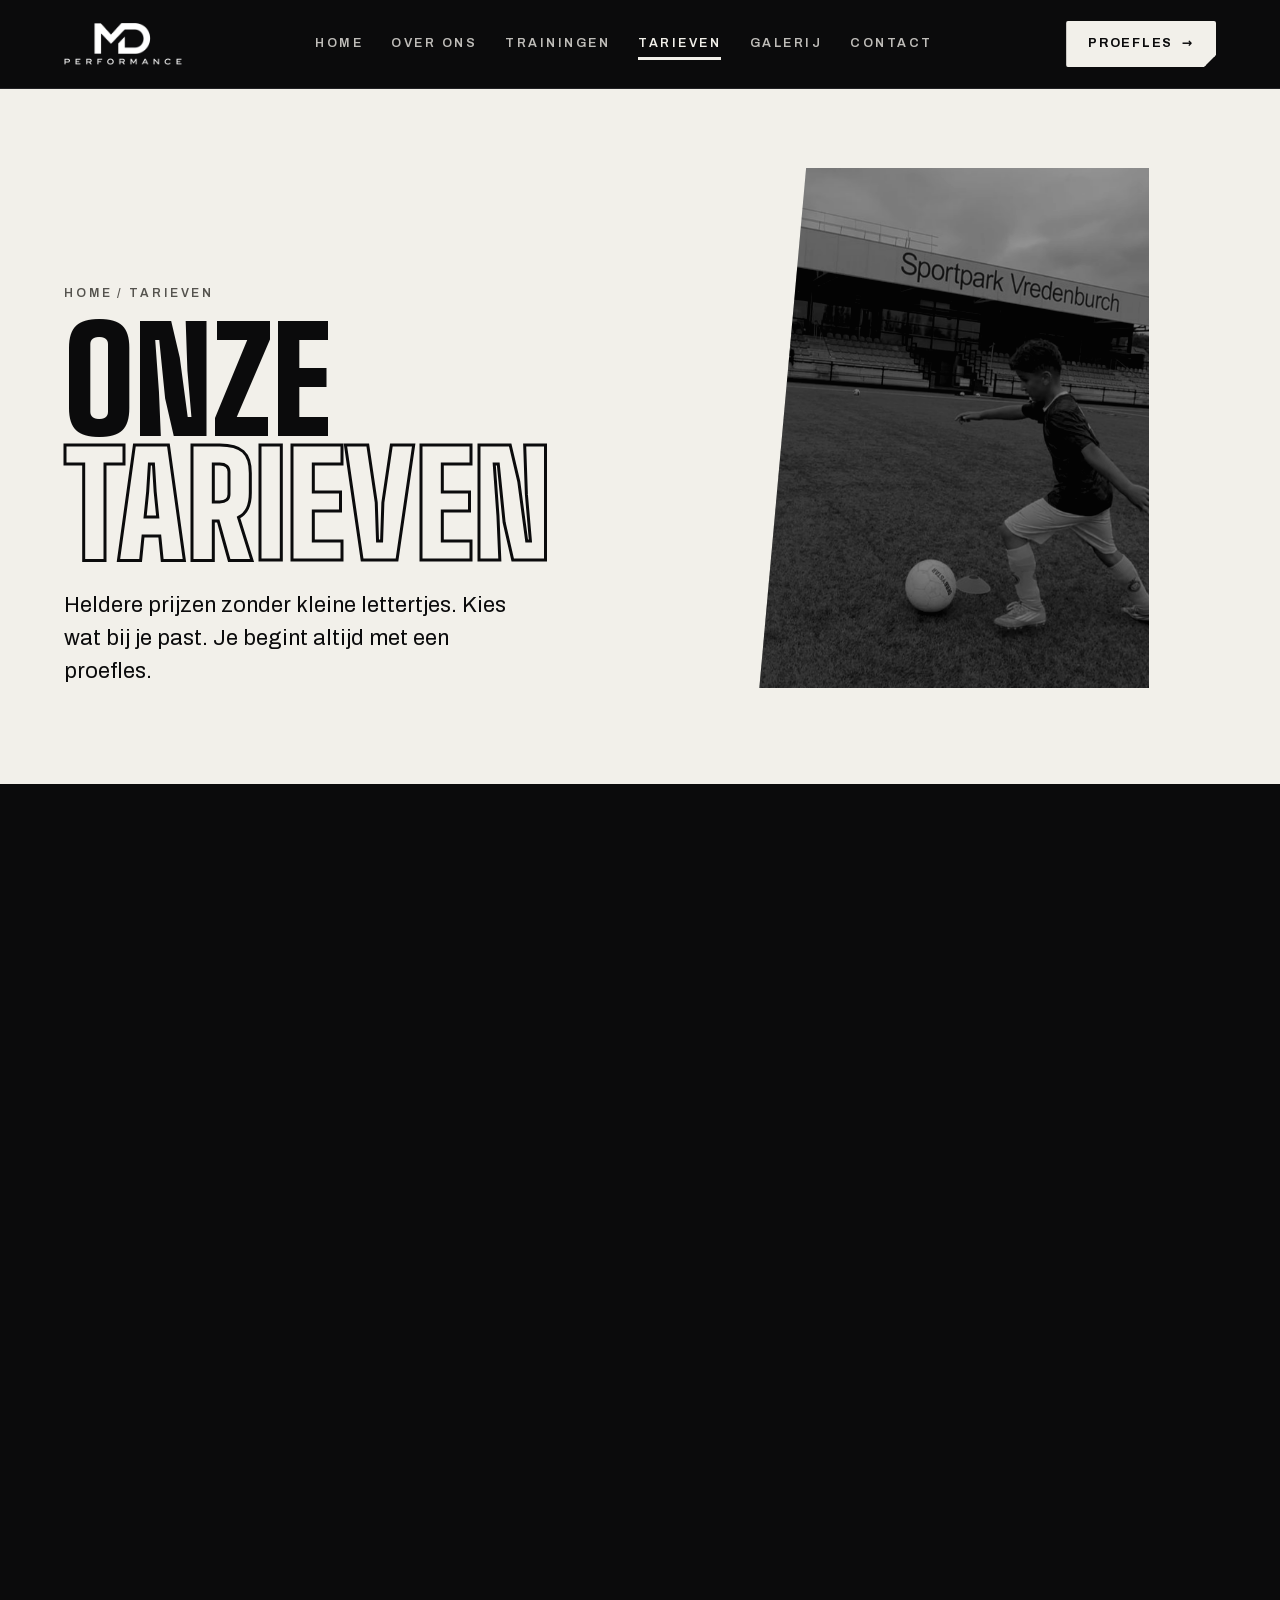
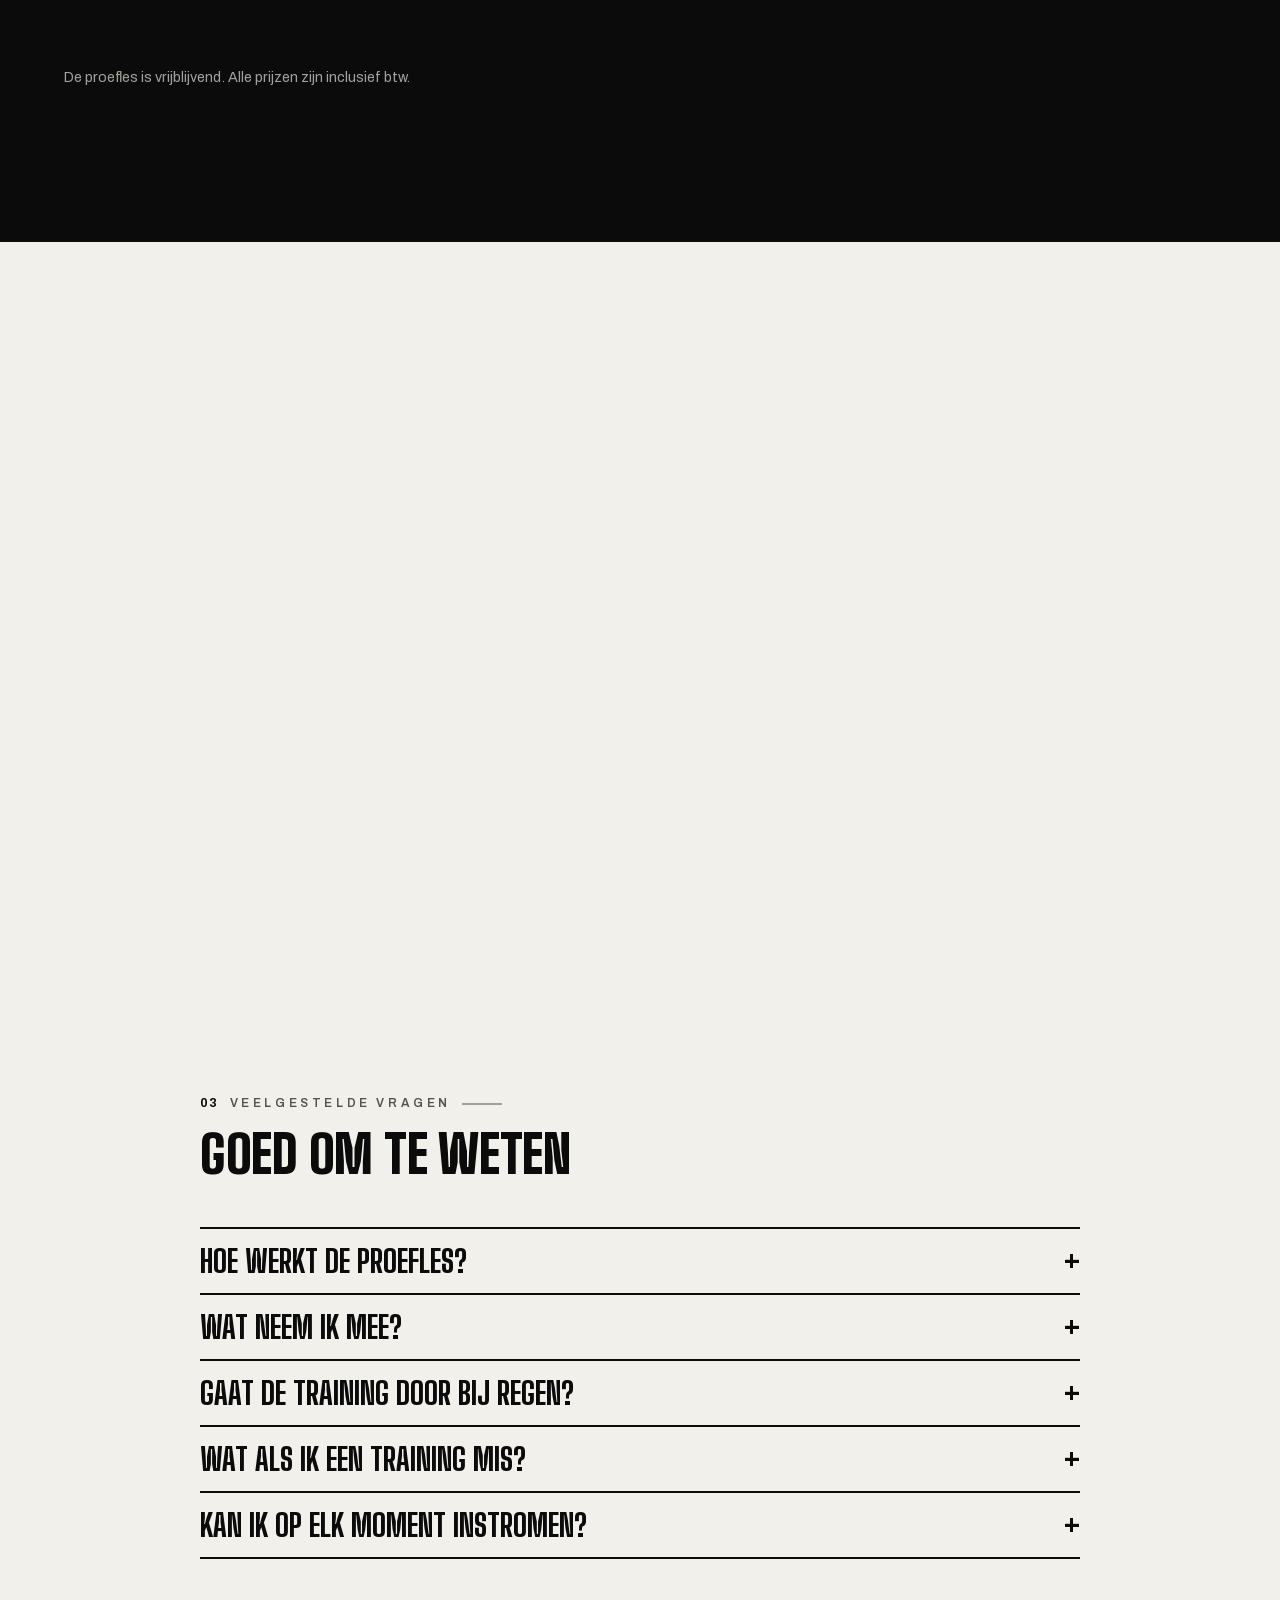
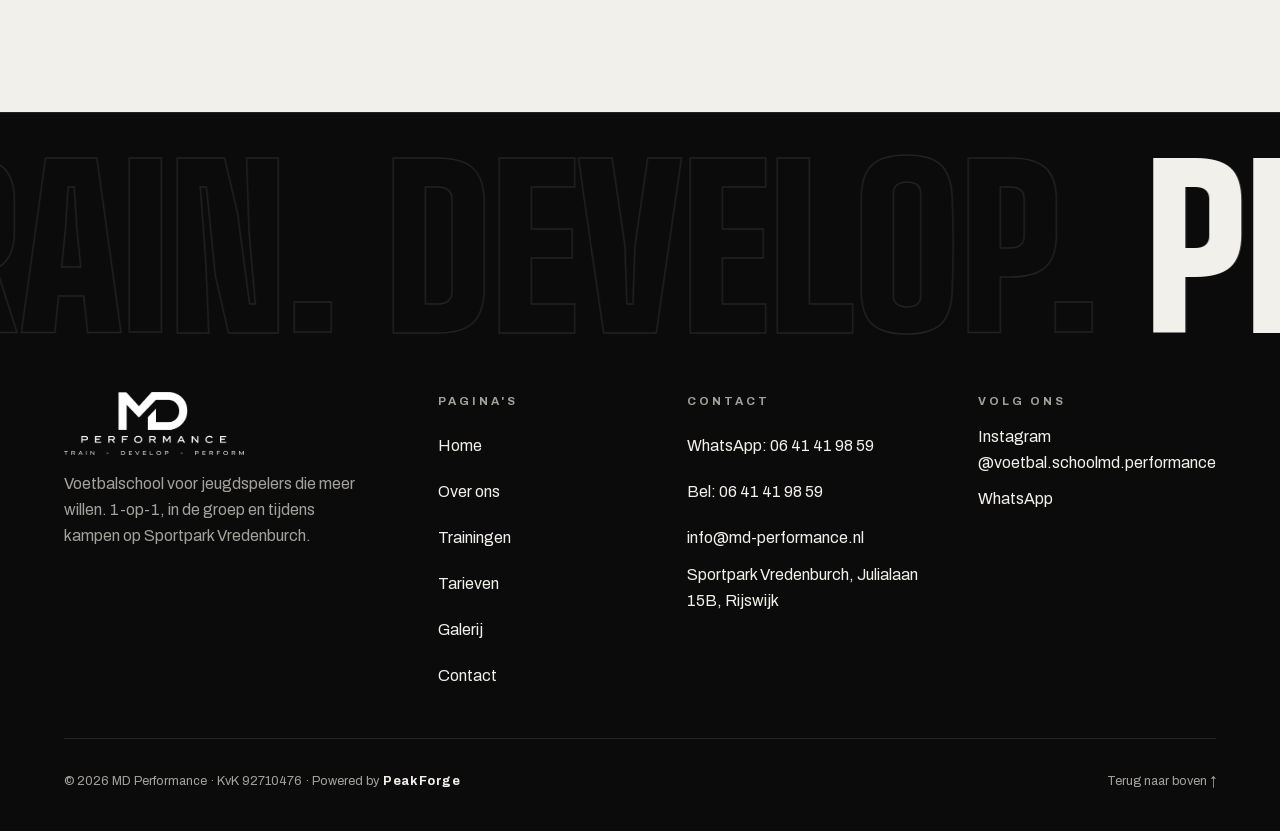
<file: tarieven-rooster.html>
<!doctype html>
<html lang="nl">
<head>
<meta charset="utf-8">
<meta name="viewport" content="width=device-width, initial-scale=1, viewport-fit=cover">
<meta http-equiv="Content-Security-Policy" content="default-src 'self'; script-src 'self' https://static.cloudflareinsights.com 'sha256-xKxpHxI42fvgj9LOrif7VXWcCcNQa6q7f38ADWa6ob4='; style-src 'self' 'unsafe-inline'; img-src 'self' data:; font-src 'self'; connect-src 'self' https://cloudflareinsights.com; manifest-src 'self'; object-src 'none'; base-uri 'self'; form-action 'none'; upgrade-insecure-requests">
<meta name="referrer" content="strict-origin-when-cross-origin">
<title>Tarieven | MD Performance voetbalschool</title>
<meta name="description" content="Prijzen van MD Performance: 1-op-1 training €50, kleine groep (max. 5) €35 p.p., Kerstkamp 2026 €150 en het trainingspakket €100.">
<link rel="canonical" href="https://md-performance.nl/tarieven-rooster.html">
<meta name="theme-color" content="#0b0b0c">
<meta property="og:type" content="website">
<meta property="og:locale" content="nl_NL">
<meta property="og:site_name" content="MD Performance">
<meta property="og:title" content="Tarieven | MD Performance voetbalschool">
<meta property="og:description" content="Prijzen van MD Performance: 1-op-1 training €50, kleine groep (max. 5) €35 p.p., Kerstkamp 2026 €150 en het trainingspakket €100.">
<meta property="og:url" content="https://md-performance.nl/tarieven-rooster.html">
<meta property="og:image" content="https://md-performance.nl/images/og-image.jpg">
<meta property="og:image:width" content="1200">
<meta property="og:image:height" content="630">
<meta name="twitter:card" content="summary_large_image">
<link rel="icon" href="favicon.ico" sizes="any">
<link rel="icon" type="image/png" sizes="192x192" href="images/icon-192.png">
<link rel="apple-touch-icon" href="images/apple-touch-icon.png">
<link rel="manifest" href="site.webmanifest">
<link rel="preload" href="fonts/archivo-latin.woff2" as="font" type="font/woff2" crossorigin>
<link rel="preload" href="fonts/big-shoulders-display-latin.woff2" as="font" type="font/woff2" crossorigin>
<link rel="stylesheet" href="css/style.css">
<script>(function(d){d.classList.add('js');try{if(!sessionStorage.getItem('mdIntro'))d.classList.add('intro');if(sessionStorage.getItem('mdNav')){d.classList.add('arrive');sessionStorage.removeItem('mdNav')}}catch(e){}})(document.documentElement)</script>
<script src="js/main.js" defer></script>

</head>
<body class="solid-header" id="top">
<a class="skip" href="#main">Direct naar de inhoud</a>

<header class="site-header">
  <div class="wrap">
    <a class="brand" href="index.html" aria-label="MD Performance, naar de homepage">
      <img src="images/logo.png" alt="MD Performance" width="560" height="199">
    </a>
    <nav class="nav" aria-label="Hoofdmenu">
      <ul>
        <li><a href="index.html">Home</a></li>
        <li><a href="over-ons.html">Over ons</a></li>
        <li><a href="trainingen.html">Trainingen</a></li>
        <li><a href="tarieven-rooster.html" aria-current="page">Tarieven</a></li>
        <li><a href="galerij.html">Galerij</a></li>
        <li><a href="contact.html">Contact</a></li>
      </ul>
    </nav>
    <a class="btn header-cta" href="contact.html#aanmelden">Proefles <span class="arrow" aria-hidden="true">→</span></a>
    <button class="burger" type="button" aria-expanded="false" aria-controls="menu" aria-label="Menu openen"><span></span></button>
  </div>
</header>

<nav class="menu" id="menu" aria-label="Mobiel menu">
  <ol>
    <li><a href="index.html"><small>01</small>Home</a></li>
    <li><a href="over-ons.html"><small>02</small>Over ons</a></li>
    <li><a href="trainingen.html"><small>03</small>Trainingen</a></li>
    <li><a href="tarieven-rooster.html" aria-current="page"><small>04</small>Tarieven</a></li>
    <li><a href="galerij.html"><small>05</small>Galerij</a></li>
    <li><a href="contact.html"><small>06</small>Contact</a></li>
  </ol>
  <div class="menu-foot">
    <a class="btn btn--block" href="contact.html#aanmelden">Proefles aanmelden <span class="arrow" aria-hidden="true">→</span></a>
    <a class="btn btn--ghost btn--block" href="https://wa.me/31641419859?text=Hoi%20Mert%21%20Ik%20wil%20graag%20een%20proefles%20plannen%20bij%20MD%20Performance." target="_blank" rel="noopener"><svg viewBox="0 0 24 24" fill="currentColor" aria-hidden="true" focusable="false"><path d="M17.47 14.38c-.3-.15-1.76-.87-2.03-.97-.27-.1-.47-.15-.67.15-.2.3-.77.97-.94 1.16-.17.2-.35.22-.64.08-.3-.15-1.26-.47-2.39-1.48-.88-.79-1.48-1.76-1.65-2.06-.17-.3-.02-.46.13-.6.13-.14.3-.35.45-.52.15-.18.2-.3.3-.5.1-.2.05-.37-.03-.52-.07-.15-.67-1.61-.92-2.2-.24-.59-.49-.5-.67-.51h-.57c-.2 0-.52.07-.79.37-.27.3-1.04 1.02-1.04 2.48 0 1.46 1.07 2.88 1.21 3.07.15.2 2.1 3.2 5.08 4.49.71.3 1.26.49 1.7.63.71.22 1.36.19 1.87.12.57-.09 1.76-.72 2-1.41.25-.7.25-1.29.18-1.41-.08-.13-.27-.2-.57-.35m-5.42 7.4h-.01a9.87 9.87 0 0 1-5.03-1.38l-.36-.21-3.74.98 1-3.65-.24-.37a9.86 9.86 0 0 1-1.51-5.26c0-5.45 4.44-9.88 9.89-9.88 2.64 0 5.12 1.03 6.99 2.9a9.83 9.83 0 0 1 2.89 6.99c0 5.45-4.44 9.88-9.88 9.88m8.41-18.3A11.82 11.82 0 0 0 12.05 0C5.5 0 .16 5.34.16 11.89c0 2.1.55 4.14 1.59 5.95L.06 24l6.3-1.65a11.88 11.88 0 0 0 5.68 1.45h.01c6.55 0 11.89-5.34 11.89-11.9a11.82 11.82 0 0 0-3.48-8.41Z"/></svg> WhatsApp Mert</a>
    <p>Julialaan 15B, Rijswijk · <a href="tel:+31641419859">06 41 41 98 59</a></p>
  </div>
</nav>

<main id="main">

  <section class="phero phero--type s--light" aria-labelledby="tar-title">
    <div class="wrap grid">
      <div>
        <p class="crumbs"><a href="index.html">Home</a> / Tarieven</p>
        <h1 class="d d-xl" id="tar-title">Onze <span class="outline">tarieven</span></h1>
        <p class="lead">Heldere prijzen zonder kleine lettertjes. Kies wat bij je past. Je begint altijd met een proefles.</p>
      </div>
      <figure class="media duo cut-l" data-reveal="cut"><img src="images/vredenburch-1024.jpg" srcset="images/vredenburch-640.jpg 640w, images/vredenburch-1024.jpg 1024w, images/vredenburch-1290.jpg 1290w" sizes="(min-width: 1100px) 38vw, 100vw" width="1290" height="2284" alt="Speler in blauw-geel tenue dribbelt langs een pion voor de tribune van Sportpark Vredenburch" fetchpriority="high"></figure>
    </div>
  </section>

  <!-- TARIEVEN -->
  <section class="sec" aria-labelledby="prijs-title">
    <div class="wrap">
      <div class="sec-head">
        <p class="kicker" data-reveal><b>01</b> Tarieven</p>
        <h2 class="d d-l" id="prijs-title" data-reveal>Investeer in je <span class="red">spel</span></h2>
      </div>
      <div class="prices">
        <article class="price price--hot" data-reveal>
          <h3>1-op-1 training</h3>
          <p class="price__amount">€50<small>/ training</small></p>
          <ul class="ticks" role="list"><li>Alle aandacht op jou</li><li>Persoonlijk plan op jouw werkpunten</li><li>Op Sportpark Vredenburch</li></ul>
          <a class="btn btn--block" href="contact.html?type=individueel#aanmelden">Plan een 1-op-1 <span class="arrow" aria-hidden="true">→</span></a>
        </article>
        <article class="price" data-reveal>
          <h3>Kleine groep</h3>
          <p class="price__amount">€35<small>/ p.p. per training</small></p>
          <ul class="ticks" role="list"><li>Maximaal 5 spelers</li><li>Ingedeeld op leeftijd en niveau</li><li>Veel balcontacten en duels</li></ul>
          <a class="btn btn--block" href="contact.html?type=groep#aanmelden">Probeer een training <span class="arrow" aria-hidden="true">→</span></a>
        </article>
        <article class="price" data-reveal>
          <h3>Trainingspakket</h3>
          <p class="price__amount">€100<small>/ standaardpakket</small></p>
          <ul class="ticks" role="list"><li>Shirt, short en half-zip trui</li><li>Kousen en schoenentas</li><li>Gemaakt door Robey</li></ul>
          <a class="btn btn--block" href="#kleding">Bekijk het pakket <span class="arrow" aria-hidden="true">↓</span></a>
        </article>
      </div>
      <div class="kamp-band" data-reveal>
        <h3>Kerstkamp <span>2026</span></h3>
        <div class="kamp-band__amounts">
          <div>€150<small>alle 6 dagen</small></div>
          <div>€30<small>per losse training</small></div>
        </div>
        <a class="btn" href="contact.html?type=kamp#aanmelden">Aanmelden <span class="arrow" aria-hidden="true">→</span></a>
      </div>
      <p class="price-note muted">De proefles is vrijblijvend. Alle prijzen zijn inclusief btw.</p>
    </div>
  </section>

  <!-- KLEDING -->
  <section class="sec s--light" id="kleding" aria-labelledby="kit-title">
    <div class="wrap kit">
      <figure class="media" data-reveal="cut"><img src="images/trainingspakket-1024.jpg" srcset="images/trainingspakket-640.jpg 640w, images/trainingspakket-1024.jpg 1024w" sizes="(min-width: 1100px) 50vw, 100vw" width="1024" height="1024" alt="MD Performance trainingspakket van Robey: shirt, short, half-zip trui, kousen en schoenentas" loading="lazy" decoding="async"></figure>
      <div class="stack-m">
        <p class="kicker" data-reveal><b>02</b> Trainingskleding</p>
        <h2 class="d d-l" id="kit-title" data-reveal>Train in het <span class="red">zwart</span></h2>
        <p data-reveal>Het officiële MD Performance-trainingspakket, gemaakt in samenwerking met Robey. Je krijgt een shirt, short, half-zip trui, kousen en een schoenentas.</p>
        <p class="price__amount" data-reveal>€100<small>standaardpakket</small></p>
        <p class="muted" data-reveal>Een regenjas is los verkrijgbaar.</p>
        <div data-reveal><a class="btn btn--ghost" href="https://wa.me/31641419859?text=Hoi%21%20Ik%20wil%20graag%20het%20MD%20Performance-trainingspakket%20bestellen.%20Maat%3A%20" target="_blank" rel="noopener"><svg viewBox="0 0 24 24" fill="currentColor" aria-hidden="true" focusable="false"><path d="M17.47 14.38c-.3-.15-1.76-.87-2.03-.97-.27-.1-.47-.15-.67.15-.2.3-.77.97-.94 1.16-.17.2-.35.22-.64.08-.3-.15-1.26-.47-2.39-1.48-.88-.79-1.48-1.76-1.65-2.06-.17-.3-.02-.46.13-.6.13-.14.3-.35.45-.52.15-.18.2-.3.3-.5.1-.2.05-.37-.03-.52-.07-.15-.67-1.61-.92-2.2-.24-.59-.49-.5-.67-.51h-.57c-.2 0-.52.07-.79.37-.27.3-1.04 1.02-1.04 2.48 0 1.46 1.07 2.88 1.21 3.07.15.2 2.1 3.2 5.08 4.49.71.3 1.26.49 1.7.63.71.22 1.36.19 1.87.12.57-.09 1.76-.72 2-1.41.25-.7.25-1.29.18-1.41-.08-.13-.27-.2-.57-.35m-5.42 7.4h-.01a9.87 9.87 0 0 1-5.03-1.38l-.36-.21-3.74.98 1-3.65-.24-.37a9.86 9.86 0 0 1-1.51-5.26c0-5.45 4.44-9.88 9.89-9.88 2.64 0 5.12 1.03 6.99 2.9a9.83 9.83 0 0 1 2.89 6.99c0 5.45-4.44 9.88-9.88 9.88m8.41-18.3A11.82 11.82 0 0 0 12.05 0C5.5 0 .16 5.34.16 11.89c0 2.1.55 4.14 1.59 5.95L.06 24l6.3-1.65a11.88 11.88 0 0 0 5.68 1.45h.01c6.55 0 11.89-5.34 11.89-11.9a11.82 11.82 0 0 0-3.48-8.41Z"/></svg> Bestel via WhatsApp</a></div>
      </div>
    </div>
  </section>

  <!-- FAQ -->
  <section class="sec s--light" style="padding-top:0" aria-labelledby="faq-title">
    <div class="wrap--narrow">
      <p class="kicker" data-reveal><b>03</b> Veelgestelde vragen</p>
      <h2 class="d d-m mt-s" id="faq-title" data-reveal>Goed om te weten</h2>
      <div class="faq mt-l" data-reveal>
        <details><summary>Hoe werkt de proefles?</summary><p>Je traint een sessie mee of krijgt een korte 1-op-1. Daarna bespreken we samen welke training het beste bij je past. Je zit nergens aan vast.</p></details>
        <details><summary>Wat neem ik mee?</summary><p>Voetbalschoenen voor kunstgras, scheenbeschermers, sportkleding en een gevulde bidon. Ballen, pionnen en de rest regelen wij.</p></details>
        <details><summary>Gaat de training door bij regen?</summary><p>Ja, we trainen op kunstgras. Alleen bij onweer of code oranje verplaatsen we de training. Dat hoor je dan op tijd via WhatsApp.</p></details>
        <details><summary>Wat als ik een training mis?</summary><p>Laat het minimaal 24 uur van tevoren weten, dan plannen we de 1-op-1 sessie opnieuw in. Groepstrainingen kun je in overleg in een andere groep inhalen.</p></details>
        <details><summary>Kan ik op elk moment instromen?</summary><p>Ja, zolang er plek is in een groep op jouw niveau. Staat de groep vol, dan zetten we je op de wachtlijst.</p></details>
      </div>
    </div>
  </section>

</main>

<footer class="site-footer">
  <div class="footer-big" aria-hidden="true">Train. Develop. <span>Perform.</span></div>
  <div class="wrap">
    <div class="footer-grid">
      <div class="footer-brand">
        <img src="images/logo-full.png" alt="MD Performance – Train, Develop, Perform" width="900" height="319" loading="lazy">
        <p>Voetbalschool voor jeugdspelers die meer willen. 1-op-1, in de groep en tijdens kampen op Sportpark Vredenburch.</p>
      </div>
      <div>
        <h2>Pagina's</h2>
        <ul>
          <li><a href="index.html">Home</a></li>
          <li><a href="over-ons.html">Over ons</a></li>
          <li><a href="trainingen.html">Trainingen</a></li>
          <li><a href="tarieven-rooster.html">Tarieven</a></li>
          <li><a href="galerij.html">Galerij</a></li>
          <li><a href="contact.html">Contact</a></li>
        </ul>
      </div>
      <div>
        <h2>Contact</h2>
        <ul>
          <li><a href="https://wa.me/31641419859?text=Hoi%20Mert%21%20Ik%20wil%20graag%20een%20proefles%20plannen%20bij%20MD%20Performance." target="_blank" rel="noopener">WhatsApp: 06 41 41 98 59</a></li>
          <li><a href="tel:+31641419859">Bel: 06 41 41 98 59</a></li>
          <li><a href="mailto:info@md-performance.nl">info@md-performance.nl</a></li>
          <li><a href="https://www.google.com/maps/search/?api=1&query=Sportpark%20Vredenburch%2C%20Julialaan%2015B%2C%20Rijswijk" target="_blank" rel="noopener">Sportpark Vredenburch, Julialaan 15B, Rijswijk</a></li>
        </ul>
      </div>
      <div>
        <h2>Volg ons</h2>
        <ul>
          <li><a href="https://www.instagram.com/voetbal.schoolmd.performance/" target="_blank" rel="noopener">Instagram @voetbal.schoolmd.performance</a></li>
          <li><a href="https://wa.me/31641419859?text=Hoi%20Mert%21%20Ik%20wil%20graag%20een%20proefles%20plannen%20bij%20MD%20Performance." target="_blank" rel="noopener">WhatsApp</a></li>
        </ul>
      </div>
    </div>
    <div class="footer-bottom">
      <p>© <span data-year>2026</span> MD Performance · KvK 92710476 · <a class="powered" href="https://www.peakforge.nl" target="_blank" rel="noopener">Powered by <b>PeakForge</b></a></p>
      <a href="#top">Terug naar boven ↑</a>
    </div>
  </div>
</footer>

<div class="dock">
  <a class="btn" href="contact.html#aanmelden">Proefles aanmelden <span class="arrow" aria-hidden="true">→</span></a>
  <a class="btn btn--wa" href="https://wa.me/31641419859?text=Hoi%20Mert%21%20Ik%20wil%20graag%20een%20proefles%20plannen%20bij%20MD%20Performance." target="_blank" rel="noopener" aria-label="Stuur een WhatsApp-bericht"><svg viewBox="0 0 24 24" fill="currentColor" aria-hidden="true" focusable="false"><path d="M17.47 14.38c-.3-.15-1.76-.87-2.03-.97-.27-.1-.47-.15-.67.15-.2.3-.77.97-.94 1.16-.17.2-.35.22-.64.08-.3-.15-1.26-.47-2.39-1.48-.88-.79-1.48-1.76-1.65-2.06-.17-.3-.02-.46.13-.6.13-.14.3-.35.45-.52.15-.18.2-.3.3-.5.1-.2.05-.37-.03-.52-.07-.15-.67-1.61-.92-2.2-.24-.59-.49-.5-.67-.51h-.57c-.2 0-.52.07-.79.37-.27.3-1.04 1.02-1.04 2.48 0 1.46 1.07 2.88 1.21 3.07.15.2 2.1 3.2 5.08 4.49.71.3 1.26.49 1.7.63.71.22 1.36.19 1.87.12.57-.09 1.76-.72 2-1.41.25-.7.25-1.29.18-1.41-.08-.13-.27-.2-.57-.35m-5.42 7.4h-.01a9.87 9.87 0 0 1-5.03-1.38l-.36-.21-3.74.98 1-3.65-.24-.37a9.86 9.86 0 0 1-1.51-5.26c0-5.45 4.44-9.88 9.89-9.88 2.64 0 5.12 1.03 6.99 2.9a9.83 9.83 0 0 1 2.89 6.99c0 5.45-4.44 9.88-9.88 9.88m8.41-18.3A11.82 11.82 0 0 0 12.05 0C5.5 0 .16 5.34.16 11.89c0 2.1.55 4.14 1.59 5.95L.06 24l6.3-1.65a11.88 11.88 0 0 0 5.68 1.45h.01c6.55 0 11.89-5.34 11.89-11.9a11.82 11.82 0 0 0-3.48-8.41Z"/></svg></a>
</div>
<!-- Cloudflare Web Analytics (cookievrij) --><script defer src="https://static.cloudflareinsights.com/beacon.min.js" data-cf-beacon='{"token": "e5c29565c04d4ab79eaea70c95c827b7"}'></script><!-- End Cloudflare Web Analytics -->
</body>
</html>
</file>
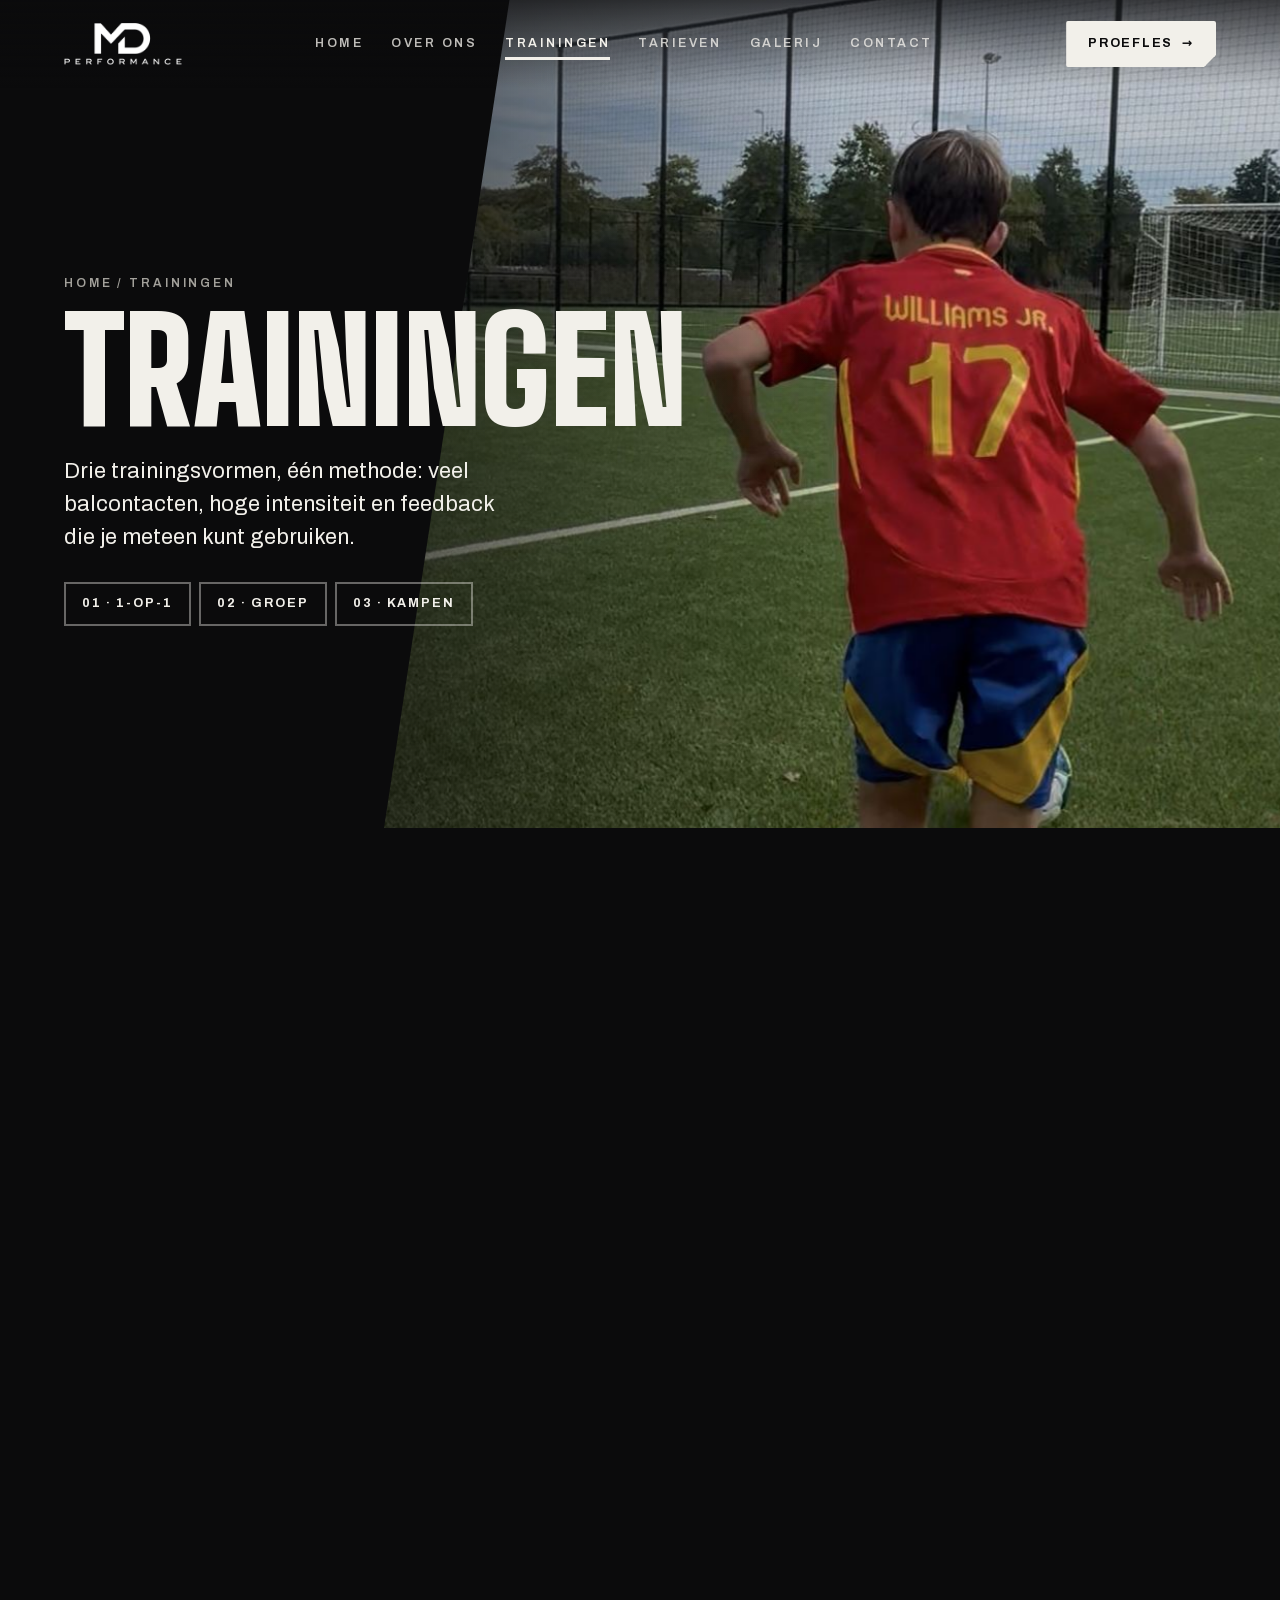
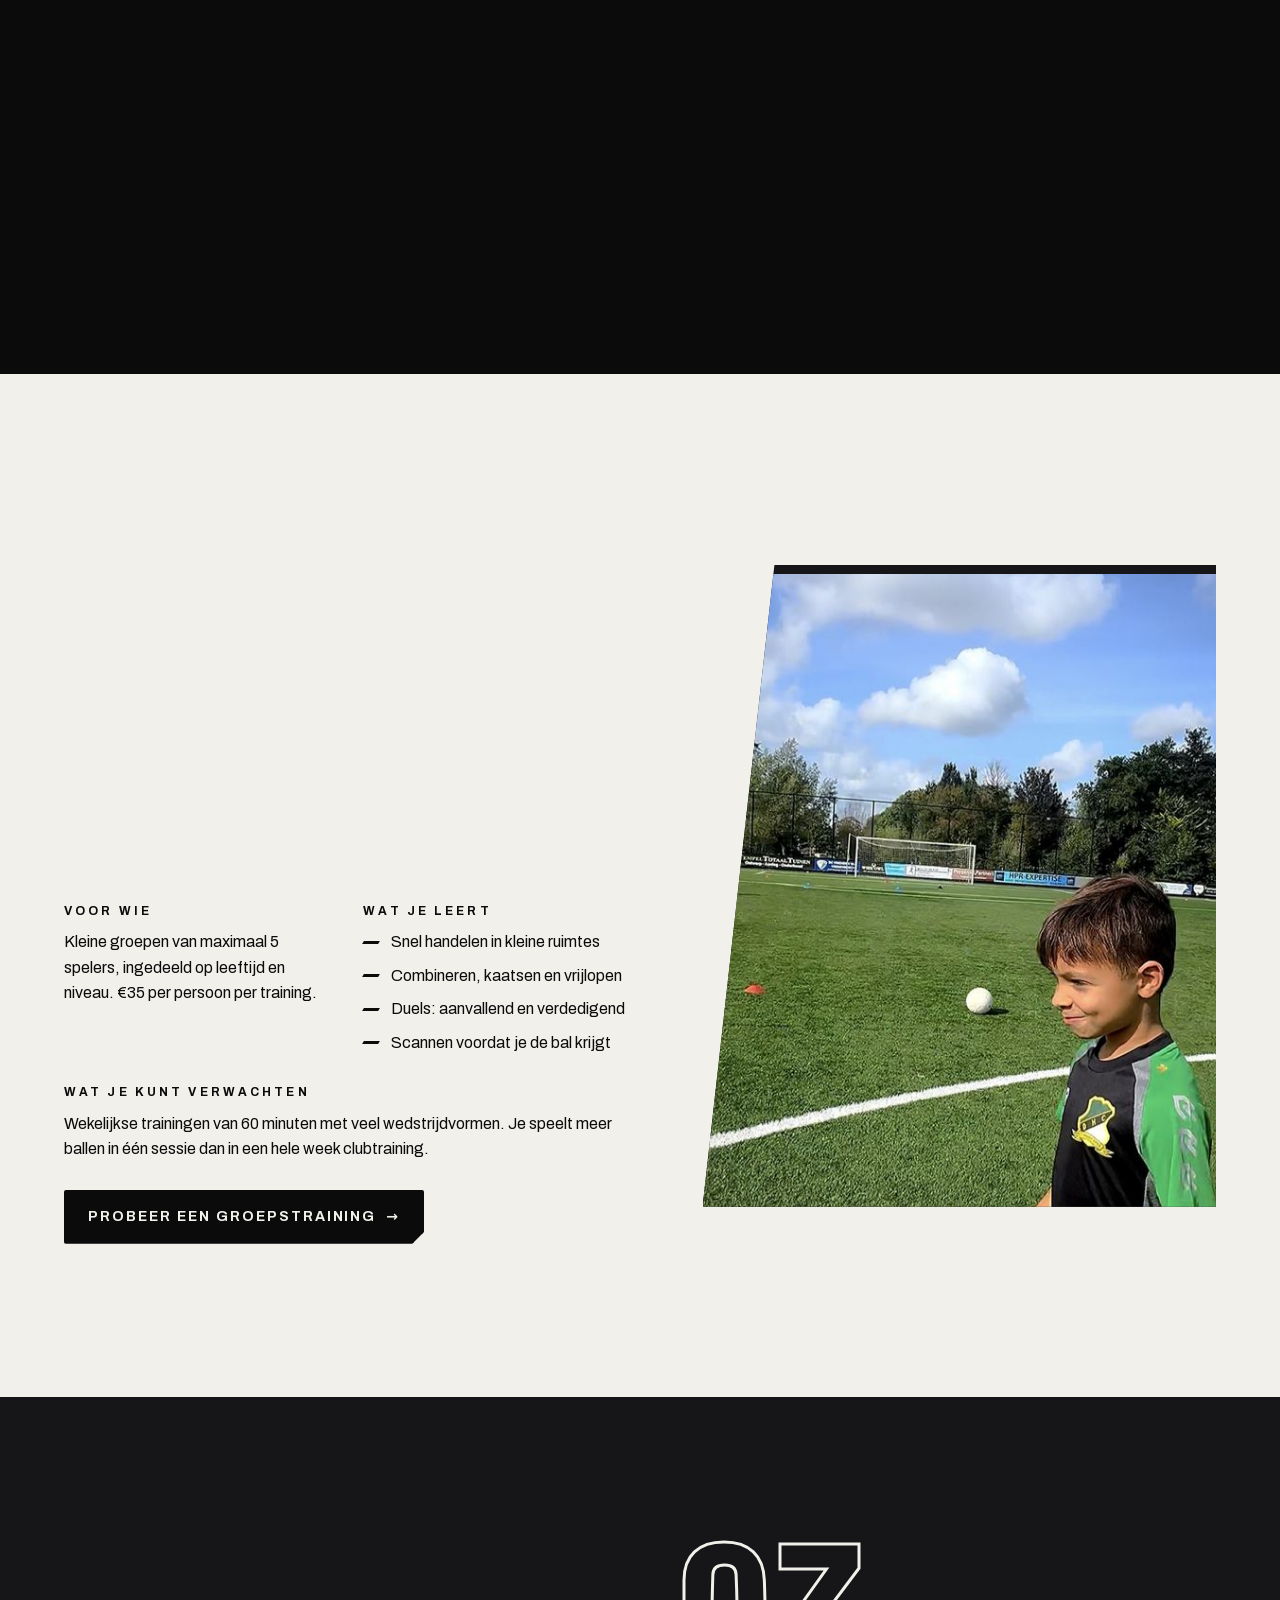
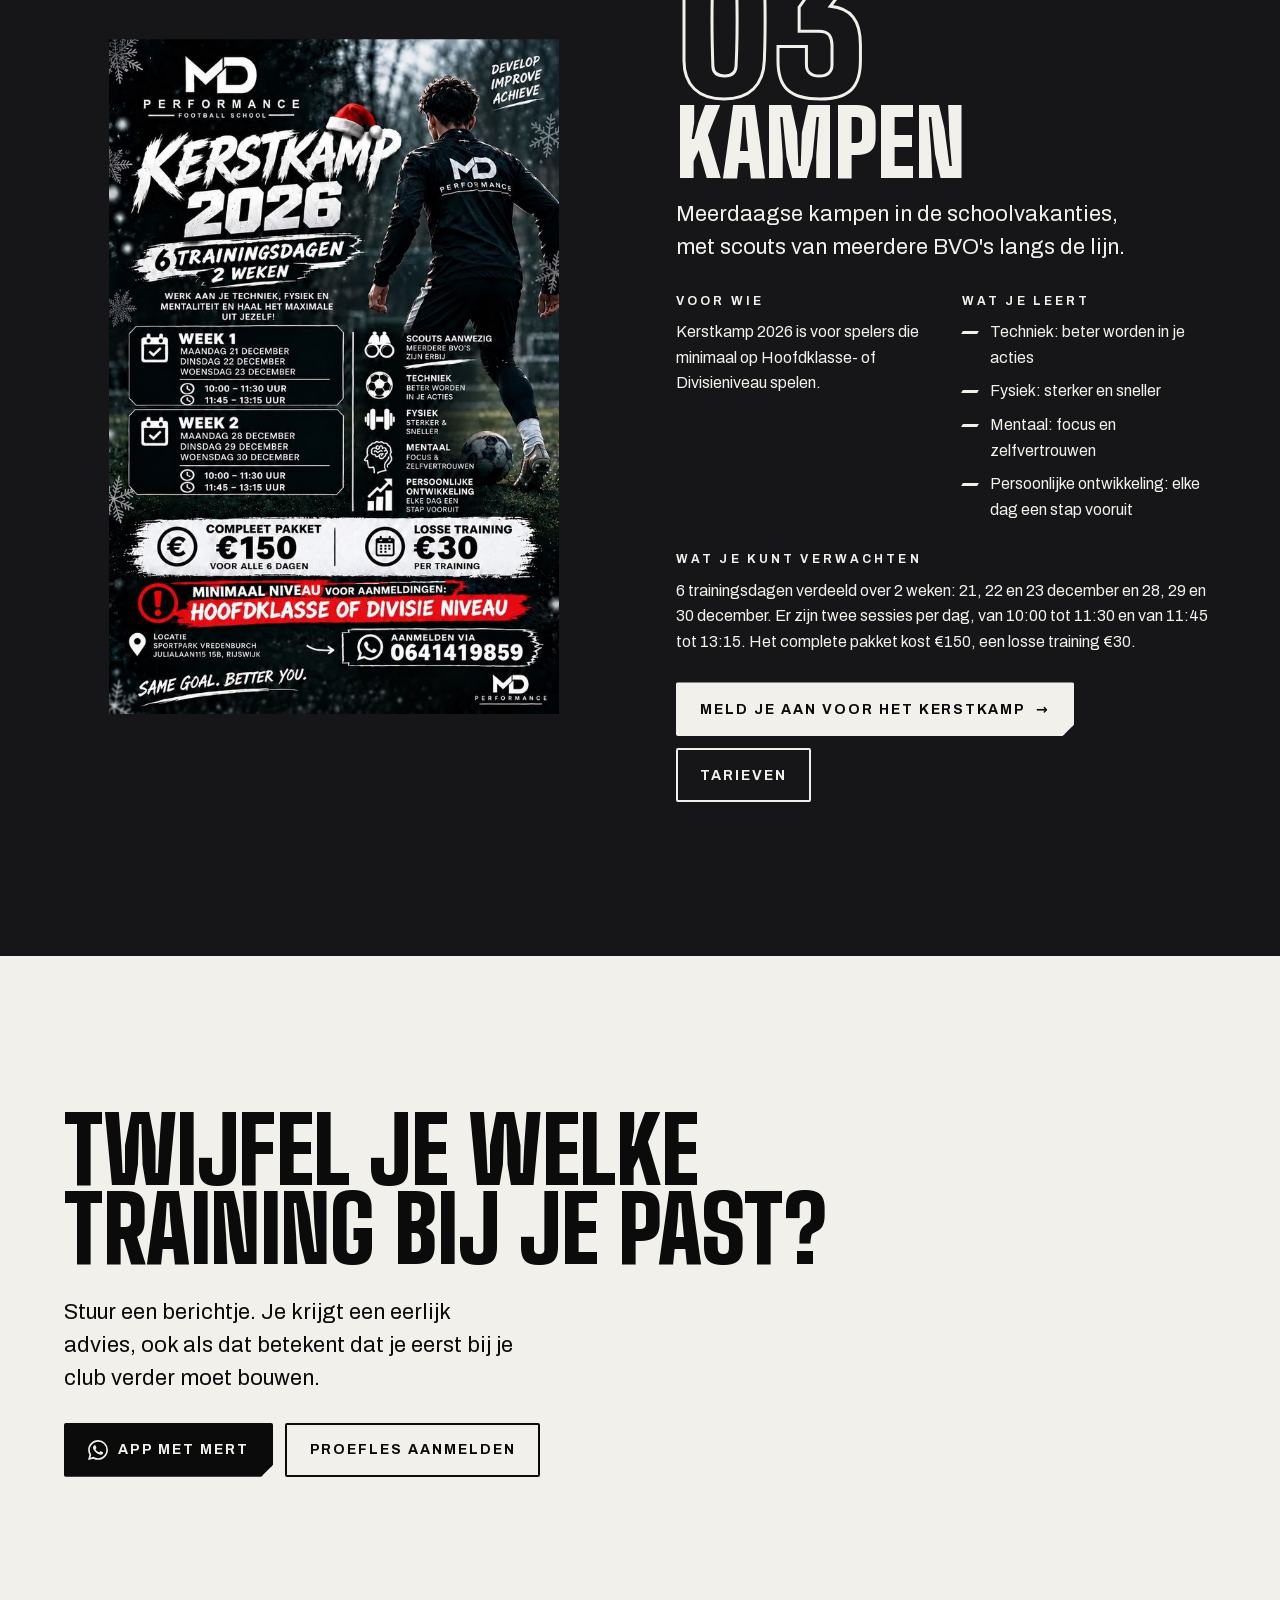
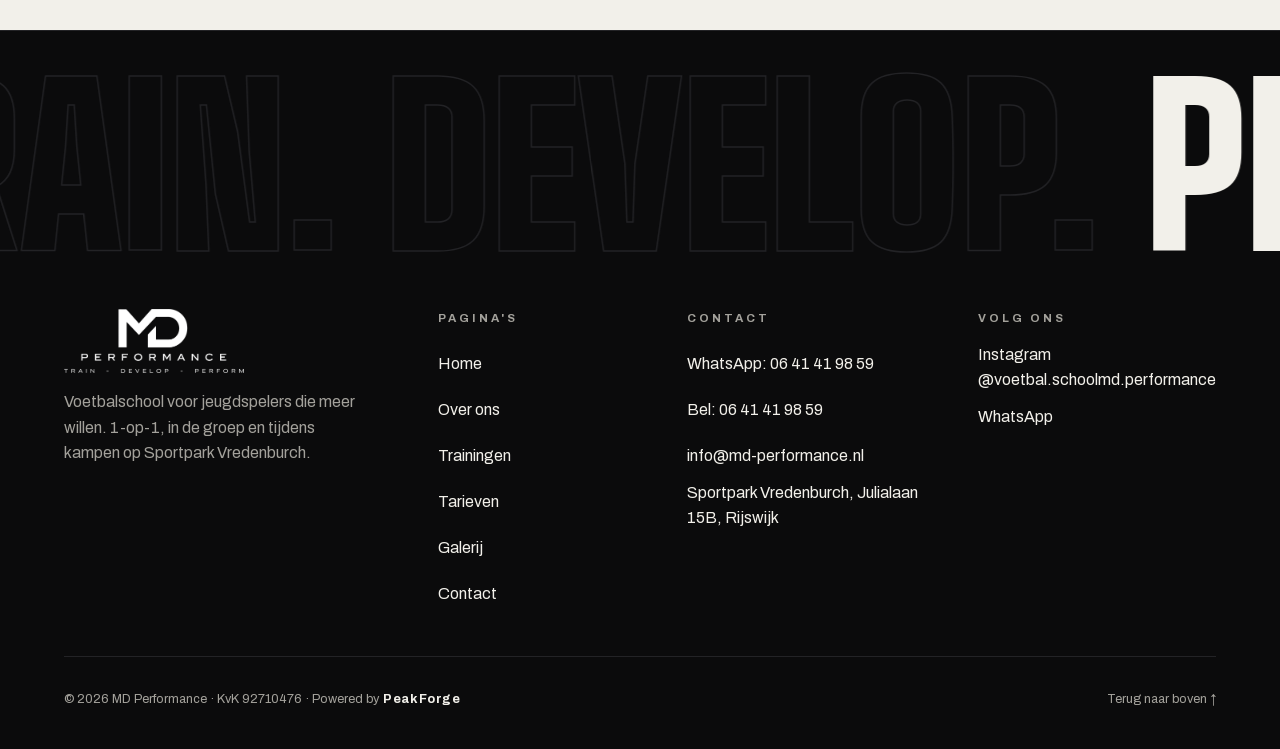
<file: trainingen.html>
<!doctype html>
<html lang="nl">
<head>
<meta charset="utf-8">
<meta name="viewport" content="width=device-width, initial-scale=1, viewport-fit=cover">
<meta http-equiv="Content-Security-Policy" content="default-src 'self'; script-src 'self' https://static.cloudflareinsights.com 'sha256-xKxpHxI42fvgj9LOrif7VXWcCcNQa6q7f38ADWa6ob4='; style-src 'self' 'unsafe-inline'; img-src 'self' data:; font-src 'self'; connect-src 'self' https://cloudflareinsights.com; manifest-src 'self'; object-src 'none'; base-uri 'self'; form-action 'none'; upgrade-insecure-requests">
<meta name="referrer" content="strict-origin-when-cross-origin">
<title>Trainingen | 1-op-1, groepstraining & kampen – MD Performance</title>
<meta name="description" content="Bekijk de trainingen van MD Performance: 1-op-1 voetbaltraining, groepstraining in kleine groepen en vakantiekampen zoals het Kerstkamp 2026 in Rijswijk.">
<link rel="canonical" href="https://md-performance.nl/trainingen.html">
<meta name="theme-color" content="#0b0b0c">
<meta property="og:type" content="website">
<meta property="og:locale" content="nl_NL">
<meta property="og:site_name" content="MD Performance">
<meta property="og:title" content="Trainingen | 1-op-1, groepstraining & kampen – MD Performance">
<meta property="og:description" content="Bekijk de trainingen van MD Performance: 1-op-1 voetbaltraining, groepstraining in kleine groepen en vakantiekampen zoals het Kerstkamp 2026 in Rijswijk.">
<meta property="og:url" content="https://md-performance.nl/trainingen.html">
<meta property="og:image" content="https://md-performance.nl/images/og-image.jpg">
<meta property="og:image:width" content="1200">
<meta property="og:image:height" content="630">
<meta name="twitter:card" content="summary_large_image">
<link rel="icon" href="favicon.ico" sizes="any">
<link rel="icon" type="image/png" sizes="192x192" href="images/icon-192.png">
<link rel="apple-touch-icon" href="images/apple-touch-icon.png">
<link rel="manifest" href="site.webmanifest">
<link rel="preload" href="fonts/archivo-latin.woff2" as="font" type="font/woff2" crossorigin>
<link rel="preload" href="fonts/big-shoulders-display-latin.woff2" as="font" type="font/woff2" crossorigin>
<link rel="stylesheet" href="css/style.css">
<script>(function(d){d.classList.add('js');try{if(!sessionStorage.getItem('mdIntro'))d.classList.add('intro');if(sessionStorage.getItem('mdNav')){d.classList.add('arrive');sessionStorage.removeItem('mdNav')}}catch(e){}})(document.documentElement)</script>
<script src="js/main.js" defer></script>

</head>
<body id="top">
<a class="skip" href="#main">Direct naar de inhoud</a>

<header class="site-header">
  <div class="wrap">
    <a class="brand" href="index.html" aria-label="MD Performance, naar de homepage">
      <img src="images/logo.png" alt="MD Performance" width="560" height="199">
    </a>
    <nav class="nav" aria-label="Hoofdmenu">
      <ul>
        <li><a href="index.html">Home</a></li>
        <li><a href="over-ons.html">Over ons</a></li>
        <li><a href="trainingen.html" aria-current="page">Trainingen</a></li>
        <li><a href="tarieven-rooster.html">Tarieven</a></li>
        <li><a href="galerij.html">Galerij</a></li>
        <li><a href="contact.html">Contact</a></li>
      </ul>
    </nav>
    <a class="btn header-cta" href="contact.html#aanmelden">Proefles <span class="arrow" aria-hidden="true">→</span></a>
    <button class="burger" type="button" aria-expanded="false" aria-controls="menu" aria-label="Menu openen"><span></span></button>
  </div>
</header>

<nav class="menu" id="menu" aria-label="Mobiel menu">
  <ol>
    <li><a href="index.html"><small>01</small>Home</a></li>
    <li><a href="over-ons.html"><small>02</small>Over ons</a></li>
    <li><a href="trainingen.html" aria-current="page"><small>03</small>Trainingen</a></li>
    <li><a href="tarieven-rooster.html"><small>04</small>Tarieven</a></li>
    <li><a href="galerij.html"><small>05</small>Galerij</a></li>
    <li><a href="contact.html"><small>06</small>Contact</a></li>
  </ol>
  <div class="menu-foot">
    <a class="btn btn--block" href="contact.html#aanmelden">Proefles aanmelden <span class="arrow" aria-hidden="true">→</span></a>
    <a class="btn btn--ghost btn--block" href="https://wa.me/31641419859?text=Hoi%20Mert%21%20Ik%20wil%20graag%20een%20proefles%20plannen%20bij%20MD%20Performance." target="_blank" rel="noopener"><svg viewBox="0 0 24 24" fill="currentColor" aria-hidden="true" focusable="false"><path d="M17.47 14.38c-.3-.15-1.76-.87-2.03-.97-.27-.1-.47-.15-.67.15-.2.3-.77.97-.94 1.16-.17.2-.35.22-.64.08-.3-.15-1.26-.47-2.39-1.48-.88-.79-1.48-1.76-1.65-2.06-.17-.3-.02-.46.13-.6.13-.14.3-.35.45-.52.15-.18.2-.3.3-.5.1-.2.05-.37-.03-.52-.07-.15-.67-1.61-.92-2.2-.24-.59-.49-.5-.67-.51h-.57c-.2 0-.52.07-.79.37-.27.3-1.04 1.02-1.04 2.48 0 1.46 1.07 2.88 1.21 3.07.15.2 2.1 3.2 5.08 4.49.71.3 1.26.49 1.7.63.71.22 1.36.19 1.87.12.57-.09 1.76-.72 2-1.41.25-.7.25-1.29.18-1.41-.08-.13-.27-.2-.57-.35m-5.42 7.4h-.01a9.87 9.87 0 0 1-5.03-1.38l-.36-.21-3.74.98 1-3.65-.24-.37a9.86 9.86 0 0 1-1.51-5.26c0-5.45 4.44-9.88 9.89-9.88 2.64 0 5.12 1.03 6.99 2.9a9.83 9.83 0 0 1 2.89 6.99c0 5.45-4.44 9.88-9.88 9.88m8.41-18.3A11.82 11.82 0 0 0 12.05 0C5.5 0 .16 5.34.16 11.89c0 2.1.55 4.14 1.59 5.95L.06 24l6.3-1.65a11.88 11.88 0 0 0 5.68 1.45h.01c6.55 0 11.89-5.34 11.89-11.9a11.82 11.82 0 0 0-3.48-8.41Z"/></svg> WhatsApp Mert</a>
    <p>Julialaan 15B, Rijswijk · <a href="tel:+31641419859">06 41 41 98 59</a></p>
  </div>
</nav>

<main id="main">

  <section class="phero phero--full" aria-labelledby="tr-title">
    <div class="phero__bg"><img src="images/sprint-1024.jpg" srcset="images/sprint-640.jpg 640w, images/sprint-1024.jpg 1024w, images/sprint-1290.jpg 1290w" sizes="(min-width: 1100px) 70vw, 100vw" width="1290" height="2111" alt="Speler met rugnummer 17 sprint met de bal langs pionnen tijdens een training" fetchpriority="high"></div>
    <div class="wrap">
      <p class="crumbs"><a href="index.html">Home</a> / Trainingen</p>
      <h1 class="d d-xl" id="tr-title">Trainingen</h1>
      <p class="lead">Drie trainingsvormen, één methode: veel balcontacten, hoge intensiteit en feedback die je meteen kunt gebruiken.</p>
      <nav class="phero__chips" aria-label="Trainingsvormen">
        <a class="chip" href="#individueel">01 · 1-op-1</a>
        <a class="chip" href="#groep">02 · Groep</a>
        <a class="chip" href="#kampen">03 · Kampen</a>
      </nav>
    </div>
  </section>

  <!-- INVULLEN: controleer leeftijden, groepsgrootte en sessieduur hieronder -->

  <!-- 01 INDIVIDUEEL -->
  <section class="sec" id="individueel" aria-labelledby="ind-title">
    <div class="wrap block">
      <figure class="block__media media cut-r" data-reveal="cut"><img src="images/aanname-1024.jpg" srcset="images/aanname-640.jpg 640w, images/aanname-1024.jpg 1024w, images/aanname-1290.jpg 1290w" sizes="(min-width: 1100px) 50vw, 100vw" width="1290" height="2242" alt="Jonge speler in rood-wit shirt neemt de bal aan op het kunstgras van Sportpark Vredenburch" loading="lazy" decoding="async"></figure>
      <div class="block__body">
        <div>
          <span class="block__num d outline" aria-hidden="true" data-reveal>01</span>
          <h2 class="d d-l" id="ind-title" data-reveal>1-op-1 training</h2>
          <p class="lead mt-s" data-reveal>Een uur lang alle aandacht voor jou, met een plan dat precies aansluit op jouw spel.</p>
        </div>
        <div data-reveal>
          <div class="facts">
            <div class="fact"><h3>Voor wie</h3><p>Jeugdspelers van ca. 7 tot 18 jaar, van elk niveau, die individueel beter willen worden. €50 per training.</p></div>
            <div class="fact"><h3>Wat je leert</h3><ul class="ticks" role="list"><li>Eerste aanname en balcontrole onder druk</li><li>Tweebenigheid: passen en schieten met je zwakke voet</li><li>Dribbels en acties in 1-tegen-1</li><li>Snelheid, wendbaarheid en explosiviteit</li></ul></div>
            <div class="fact fact--wide"><h3>Wat je kunt verwachten</h3><p>Een training van 60 minuten op Sportpark Vredenburch, helemaal afgestemd op jou.</p></div>
          </div>
        </div>
        <div data-reveal><a class="btn" href="contact.html?type=individueel#aanmelden">Plan een 1-op-1 proefles <span class="arrow" aria-hidden="true">→</span></a></div>
      </div>
    </div>
  </section>

  <!-- 02 GROEP -->
  <section class="sec s--light" id="groep" aria-labelledby="groep-title">
    <div class="wrap block block--rev">
      <figure class="block__media media cut-l" data-reveal="cut"><img src="images/glimlach-1024.jpg" srcset="images/glimlach-640.jpg 640w, images/glimlach-1024.jpg 1024w, images/glimlach-1274.jpg 1274w" sizes="(min-width: 1100px) 50vw, 100vw" width="1274" height="2243" alt="Lachende jonge speler in een groen-zwart shirt bij de middencirkel" loading="lazy" decoding="async"></figure>
      <div class="block__body">
        <div>
          <span class="block__num d outline" aria-hidden="true" data-reveal>02</span>
          <h2 class="d d-l" id="groep-title" data-reveal>Groepstraining</h2>
          <p class="lead mt-s" data-reveal>Train met spelers die net zo graag beter willen worden als jij. Competitief, intensief en met plezier.</p>
        </div>
        <div data-reveal>
          <div class="facts">
            <div class="fact"><h3>Voor wie</h3><p>Kleine groepen van maximaal 5 spelers, ingedeeld op leeftijd en niveau. €35 per persoon per training.</p></div>
            <div class="fact"><h3>Wat je leert</h3><ul class="ticks" role="list"><li>Snel handelen in kleine ruimtes</li><li>Combineren, kaatsen en vrijlopen</li><li>Duels: aanvallend en verdedigend</li><li>Scannen voordat je de bal krijgt</li></ul></div>
            <div class="fact fact--wide"><h3>Wat je kunt verwachten</h3><p>Wekelijkse trainingen van 60 minuten met veel wedstrijdvormen. Je speelt meer ballen in één sessie dan in een hele week clubtraining.</p></div>
          </div>
        </div>
        <div data-reveal><a class="btn" href="contact.html?type=groep#aanmelden">Probeer een groepstraining <span class="arrow" aria-hidden="true">→</span></a></div>
      </div>
    </div>
  </section>

  <!-- 03 KAMPEN -->
  <section class="sec s--ink2" id="kampen" aria-labelledby="kamp-title">
    <div class="wrap block">
      <figure class="block__media block__media--poster media" data-reveal="cut"><img src="images/kerstkamp-2026-1024.jpg" srcset="images/kerstkamp-2026-640.jpg 640w, images/kerstkamp-2026-1024.jpg 1024w" sizes="(min-width: 1100px) 50vw, 100vw" width="1024" height="1536" alt="Flyer Kerstkamp 2026: zes trainingsdagen in twee weken op Sportpark Vredenburch, 150 euro compleet of 30 euro per training" loading="lazy" decoding="async"></figure>
      <div class="block__body">
        <div>
          <span class="block__num d outline" aria-hidden="true" data-reveal>03</span>
          <h2 class="d d-l" id="kamp-title" data-reveal>Kampen</h2>
          <p class="lead mt-s" data-reveal>Meerdaagse kampen in de schoolvakanties, met scouts van meerdere BVO's langs de lijn.</p>
        </div>
        <div data-reveal>
          <div class="facts">
            <div class="fact"><h3>Voor wie</h3><p>Kerstkamp 2026 is voor spelers die minimaal op Hoofdklasse- of Divisieniveau spelen.</p></div>
            <div class="fact"><h3>Wat je leert</h3><ul class="ticks" role="list"><li>Techniek: beter worden in je acties</li><li>Fysiek: sterker en sneller</li><li>Mentaal: focus en zelfvertrouwen</li><li>Persoonlijke ontwikkeling: elke dag een stap vooruit</li></ul></div>
            <div class="fact fact--wide"><h3>Wat je kunt verwachten</h3><p>6 trainingsdagen verdeeld over 2 weken: 21, 22 en 23 december en 28, 29 en 30 december. Er zijn twee sessies per dag, van 10:00 tot 11:30 en van 11:45 tot 13:15. Het complete pakket kost €150, een losse training €30.</p></div>
          </div>
        </div>
        <div class="btn-row" data-reveal>
          <a class="btn" href="contact.html?type=kamp#aanmelden">Meld je aan voor het Kerstkamp <span class="arrow" aria-hidden="true">→</span></a>
          <a class="btn btn--ghost" href="tarieven-rooster.html">Tarieven</a>
        </div>
      </div>
    </div>
  </section>

  <section class="sec s--light" aria-labelledby="twijfel-title">
    <div class="wrap">
      <h2 class="d d-l" id="twijfel-title" data-reveal>Twijfel je welke training bij je past?</h2>
      <p class="lead mt-m" data-reveal>Stuur een berichtje. Je krijgt een eerlijk advies, ook als dat betekent dat je eerst bij je club verder moet bouwen.</p>
      <div class="btn-row mt-m" data-reveal>
        <a class="btn" href="https://wa.me/31641419859?text=Hoi%20Mert%21%20Ik%20wil%20graag%20een%20proefles%20plannen%20bij%20MD%20Performance." target="_blank" rel="noopener"><svg viewBox="0 0 24 24" fill="currentColor" aria-hidden="true" focusable="false"><path d="M17.47 14.38c-.3-.15-1.76-.87-2.03-.97-.27-.1-.47-.15-.67.15-.2.3-.77.97-.94 1.16-.17.2-.35.22-.64.08-.3-.15-1.26-.47-2.39-1.48-.88-.79-1.48-1.76-1.65-2.06-.17-.3-.02-.46.13-.6.13-.14.3-.35.45-.52.15-.18.2-.3.3-.5.1-.2.05-.37-.03-.52-.07-.15-.67-1.61-.92-2.2-.24-.59-.49-.5-.67-.51h-.57c-.2 0-.52.07-.79.37-.27.3-1.04 1.02-1.04 2.48 0 1.46 1.07 2.88 1.21 3.07.15.2 2.1 3.2 5.08 4.49.71.3 1.26.49 1.7.63.71.22 1.36.19 1.87.12.57-.09 1.76-.72 2-1.41.25-.7.25-1.29.18-1.41-.08-.13-.27-.2-.57-.35m-5.42 7.4h-.01a9.87 9.87 0 0 1-5.03-1.38l-.36-.21-3.74.98 1-3.65-.24-.37a9.86 9.86 0 0 1-1.51-5.26c0-5.45 4.44-9.88 9.89-9.88 2.64 0 5.12 1.03 6.99 2.9a9.83 9.83 0 0 1 2.89 6.99c0 5.45-4.44 9.88-9.88 9.88m8.41-18.3A11.82 11.82 0 0 0 12.05 0C5.5 0 .16 5.34.16 11.89c0 2.1.55 4.14 1.59 5.95L.06 24l6.3-1.65a11.88 11.88 0 0 0 5.68 1.45h.01c6.55 0 11.89-5.34 11.89-11.9a11.82 11.82 0 0 0-3.48-8.41Z"/></svg> App met Mert</a>
        <a class="btn btn--ghost" href="contact.html#aanmelden">Proefles aanmelden</a>
      </div>
    </div>
  </section>

</main>

<footer class="site-footer">
  <div class="footer-big" aria-hidden="true">Train. Develop. <span>Perform.</span></div>
  <div class="wrap">
    <div class="footer-grid">
      <div class="footer-brand">
        <img src="images/logo-full.png" alt="MD Performance – Train, Develop, Perform" width="900" height="319" loading="lazy">
        <p>Voetbalschool voor jeugdspelers die meer willen. 1-op-1, in de groep en tijdens kampen op Sportpark Vredenburch.</p>
      </div>
      <div>
        <h2>Pagina's</h2>
        <ul>
          <li><a href="index.html">Home</a></li>
          <li><a href="over-ons.html">Over ons</a></li>
          <li><a href="trainingen.html">Trainingen</a></li>
          <li><a href="tarieven-rooster.html">Tarieven</a></li>
          <li><a href="galerij.html">Galerij</a></li>
          <li><a href="contact.html">Contact</a></li>
        </ul>
      </div>
      <div>
        <h2>Contact</h2>
        <ul>
          <li><a href="https://wa.me/31641419859?text=Hoi%20Mert%21%20Ik%20wil%20graag%20een%20proefles%20plannen%20bij%20MD%20Performance." target="_blank" rel="noopener">WhatsApp: 06 41 41 98 59</a></li>
          <li><a href="tel:+31641419859">Bel: 06 41 41 98 59</a></li>
          <li><a href="mailto:info@md-performance.nl">info@md-performance.nl</a></li>
          <li><a href="https://www.google.com/maps/search/?api=1&query=Sportpark%20Vredenburch%2C%20Julialaan%2015B%2C%20Rijswijk" target="_blank" rel="noopener">Sportpark Vredenburch, Julialaan 15B, Rijswijk</a></li>
        </ul>
      </div>
      <div>
        <h2>Volg ons</h2>
        <ul>
          <li><a href="https://www.instagram.com/voetbal.schoolmd.performance/" target="_blank" rel="noopener">Instagram @voetbal.schoolmd.performance</a></li>
          <li><a href="https://wa.me/31641419859?text=Hoi%20Mert%21%20Ik%20wil%20graag%20een%20proefles%20plannen%20bij%20MD%20Performance." target="_blank" rel="noopener">WhatsApp</a></li>
        </ul>
      </div>
    </div>
    <div class="footer-bottom">
      <p>© <span data-year>2026</span> MD Performance · KvK 92710476 · <a class="powered" href="https://www.peakforge.nl" target="_blank" rel="noopener">Powered by <b>PeakForge</b></a></p>
      <a href="#top">Terug naar boven ↑</a>
    </div>
  </div>
</footer>

<div class="dock">
  <a class="btn" href="contact.html#aanmelden">Proefles aanmelden <span class="arrow" aria-hidden="true">→</span></a>
  <a class="btn btn--wa" href="https://wa.me/31641419859?text=Hoi%20Mert%21%20Ik%20wil%20graag%20een%20proefles%20plannen%20bij%20MD%20Performance." target="_blank" rel="noopener" aria-label="Stuur een WhatsApp-bericht"><svg viewBox="0 0 24 24" fill="currentColor" aria-hidden="true" focusable="false"><path d="M17.47 14.38c-.3-.15-1.76-.87-2.03-.97-.27-.1-.47-.15-.67.15-.2.3-.77.97-.94 1.16-.17.2-.35.22-.64.08-.3-.15-1.26-.47-2.39-1.48-.88-.79-1.48-1.76-1.65-2.06-.17-.3-.02-.46.13-.6.13-.14.3-.35.45-.52.15-.18.2-.3.3-.5.1-.2.05-.37-.03-.52-.07-.15-.67-1.61-.92-2.2-.24-.59-.49-.5-.67-.51h-.57c-.2 0-.52.07-.79.37-.27.3-1.04 1.02-1.04 2.48 0 1.46 1.07 2.88 1.21 3.07.15.2 2.1 3.2 5.08 4.49.71.3 1.26.49 1.7.63.71.22 1.36.19 1.87.12.57-.09 1.76-.72 2-1.41.25-.7.25-1.29.18-1.41-.08-.13-.27-.2-.57-.35m-5.42 7.4h-.01a9.87 9.87 0 0 1-5.03-1.38l-.36-.21-3.74.98 1-3.65-.24-.37a9.86 9.86 0 0 1-1.51-5.26c0-5.45 4.44-9.88 9.89-9.88 2.64 0 5.12 1.03 6.99 2.9a9.83 9.83 0 0 1 2.89 6.99c0 5.45-4.44 9.88-9.88 9.88m8.41-18.3A11.82 11.82 0 0 0 12.05 0C5.5 0 .16 5.34.16 11.89c0 2.1.55 4.14 1.59 5.95L.06 24l6.3-1.65a11.88 11.88 0 0 0 5.68 1.45h.01c6.55 0 11.89-5.34 11.89-11.9a11.82 11.82 0 0 0-3.48-8.41Z"/></svg></a>
</div>
<!-- Cloudflare Web Analytics (cookievrij) --><script defer src="https://static.cloudflareinsights.com/beacon.min.js" data-cf-beacon='{"token": "e5c29565c04d4ab79eaea70c95c827b7"}'></script><!-- End Cloudflare Web Analytics -->
</body>
</html>
</file>
<file: css/style.css>
/* ==========================================================================
   MD PERFORMANCE — style.css
   Concept "Krijtlijn": zwart/krijtwit + één signaalrood, condensed display-
   typografie, diagonale snedes (de schuine poot van de M) en veldlijnen.
   Mobile-first: basis = 360–430px, opschalen op 768px en 1100px.
   ========================================================================== */

/* Lettertypes lokaal gehost (geen Google Fonts i.v.m. AVG). Bron: Google Fonts, SIL Open Font License. */
@font-face { font-family: 'Archivo'; font-style: normal; font-weight: 400; font-display: swap; src: url(../fonts/archivo-latin-ext.woff2) format('woff2'); unicode-range: U+0100-02BA, U+02BD-02C5, U+02C7-02CC, U+02CE-02D7, U+02DD-02FF, U+0304, U+0308, U+0329, U+1D00-1DBF, U+1E00-1E9F, U+1EF2-1EFF, U+2020, U+20A0-20AB, U+20AD-20C4, U+2113, U+2C60-2C7F, U+A720-A7FF; }
@font-face { font-family: 'Archivo'; font-style: normal; font-weight: 400; font-display: swap; src: url(../fonts/archivo-latin.woff2) format('woff2'); unicode-range: U+0000-00FF, U+0131, U+0152-0153, U+02BB-02BC, U+02C6, U+02DA, U+02DC, U+0304, U+0308, U+0329, U+2000-206F, U+20AC, U+2122, U+2191, U+2193, U+2212, U+2215, U+FEFF, U+FFFD; }
@font-face { font-family: 'Archivo'; font-style: normal; font-weight: 500; font-display: swap; src: url(../fonts/archivo-latin-ext.woff2) format('woff2'); unicode-range: U+0100-02BA, U+02BD-02C5, U+02C7-02CC, U+02CE-02D7, U+02DD-02FF, U+0304, U+0308, U+0329, U+1D00-1DBF, U+1E00-1E9F, U+1EF2-1EFF, U+2020, U+20A0-20AB, U+20AD-20C4, U+2113, U+2C60-2C7F, U+A720-A7FF; }
@font-face { font-family: 'Archivo'; font-style: normal; font-weight: 500; font-display: swap; src: url(../fonts/archivo-latin.woff2) format('woff2'); unicode-range: U+0000-00FF, U+0131, U+0152-0153, U+02BB-02BC, U+02C6, U+02DA, U+02DC, U+0304, U+0308, U+0329, U+2000-206F, U+20AC, U+2122, U+2191, U+2193, U+2212, U+2215, U+FEFF, U+FFFD; }
@font-face { font-family: 'Archivo'; font-style: normal; font-weight: 600; font-display: swap; src: url(../fonts/archivo-latin-ext.woff2) format('woff2'); unicode-range: U+0100-02BA, U+02BD-02C5, U+02C7-02CC, U+02CE-02D7, U+02DD-02FF, U+0304, U+0308, U+0329, U+1D00-1DBF, U+1E00-1E9F, U+1EF2-1EFF, U+2020, U+20A0-20AB, U+20AD-20C4, U+2113, U+2C60-2C7F, U+A720-A7FF; }
@font-face { font-family: 'Archivo'; font-style: normal; font-weight: 600; font-display: swap; src: url(../fonts/archivo-latin.woff2) format('woff2'); unicode-range: U+0000-00FF, U+0131, U+0152-0153, U+02BB-02BC, U+02C6, U+02DA, U+02DC, U+0304, U+0308, U+0329, U+2000-206F, U+20AC, U+2122, U+2191, U+2193, U+2212, U+2215, U+FEFF, U+FFFD; }
@font-face { font-family: 'Archivo'; font-style: normal; font-weight: 700; font-display: swap; src: url(../fonts/archivo-latin-ext.woff2) format('woff2'); unicode-range: U+0100-02BA, U+02BD-02C5, U+02C7-02CC, U+02CE-02D7, U+02DD-02FF, U+0304, U+0308, U+0329, U+1D00-1DBF, U+1E00-1E9F, U+1EF2-1EFF, U+2020, U+20A0-20AB, U+20AD-20C4, U+2113, U+2C60-2C7F, U+A720-A7FF; }
@font-face { font-family: 'Archivo'; font-style: normal; font-weight: 700; font-display: swap; src: url(../fonts/archivo-latin.woff2) format('woff2'); unicode-range: U+0000-00FF, U+0131, U+0152-0153, U+02BB-02BC, U+02C6, U+02DA, U+02DC, U+0304, U+0308, U+0329, U+2000-206F, U+20AC, U+2122, U+2191, U+2193, U+2212, U+2215, U+FEFF, U+FFFD; }
@font-face { font-family: 'Big Shoulders Display'; font-style: normal; font-weight: 700; font-display: swap; src: url(../fonts/big-shoulders-display-latin-ext.woff2) format('woff2'); unicode-range: U+0100-02BA, U+02BD-02C5, U+02C7-02CC, U+02CE-02D7, U+02DD-02FF, U+0304, U+0308, U+0329, U+1D00-1DBF, U+1E00-1E9F, U+1EF2-1EFF, U+2020, U+20A0-20AB, U+20AD-20C4, U+2113, U+2C60-2C7F, U+A720-A7FF; }
@font-face { font-family: 'Big Shoulders Display'; font-style: normal; font-weight: 700; font-display: swap; src: url(../fonts/big-shoulders-display-latin.woff2) format('woff2'); unicode-range: U+0000-00FF, U+0131, U+0152-0153, U+02BB-02BC, U+02C6, U+02DA, U+02DC, U+0304, U+0308, U+0329, U+2000-206F, U+20AC, U+2122, U+2191, U+2193, U+2212, U+2215, U+FEFF, U+FFFD; }
@font-face { font-family: 'Big Shoulders Display'; font-style: normal; font-weight: 800; font-display: swap; src: url(../fonts/big-shoulders-display-latin-ext.woff2) format('woff2'); unicode-range: U+0100-02BA, U+02BD-02C5, U+02C7-02CC, U+02CE-02D7, U+02DD-02FF, U+0304, U+0308, U+0329, U+1D00-1DBF, U+1E00-1E9F, U+1EF2-1EFF, U+2020, U+20A0-20AB, U+20AD-20C4, U+2113, U+2C60-2C7F, U+A720-A7FF; }
@font-face { font-family: 'Big Shoulders Display'; font-style: normal; font-weight: 800; font-display: swap; src: url(../fonts/big-shoulders-display-latin.woff2) format('woff2'); unicode-range: U+0000-00FF, U+0131, U+0152-0153, U+02BB-02BC, U+02C6, U+02DA, U+02DC, U+0304, U+0308, U+0329, U+2000-206F, U+20AC, U+2122, U+2191, U+2193, U+2212, U+2215, U+FEFF, U+FFFD; }
@font-face { font-family: 'Big Shoulders Display'; font-style: normal; font-weight: 900; font-display: swap; src: url(../fonts/big-shoulders-display-latin-ext.woff2) format('woff2'); unicode-range: U+0100-02BA, U+02BD-02C5, U+02C7-02CC, U+02CE-02D7, U+02DD-02FF, U+0304, U+0308, U+0329, U+1D00-1DBF, U+1E00-1E9F, U+1EF2-1EFF, U+2020, U+20A0-20AB, U+20AD-20C4, U+2113, U+2C60-2C7F, U+A720-A7FF; }
@font-face { font-family: 'Big Shoulders Display'; font-style: normal; font-weight: 900; font-display: swap; src: url(../fonts/big-shoulders-display-latin.woff2) format('woff2'); unicode-range: U+0000-00FF, U+0131, U+0152-0153, U+02BB-02BC, U+02C6, U+02DA, U+02DC, U+0304, U+0308, U+0329, U+2000-206F, U+20AC, U+2122, U+2191, U+2193, U+2212, U+2215, U+FEFF, U+FFFD; }


/* ---------- 1. Tokens ---------------------------------------------------- */
:root {
  /* Kleuren */
  --ink: #0b0b0c;          /* diepzwart – hoofdgrond */
  --ink-2: #161618;        /* iets lichter zwart voor vlakken */
  --ink-3: #232326;        /* lijnen op zwart */
  --chalk: #f2f0ea;        /* krijtwit – lichte secties en tekst op zwart */
  --chalk-2: #e3e0d7;      /* lijnen op krijtwit */
  --mute: #a3a19b;         /* secundaire tekst op zwart (7:1) */
  --mute-ink: #55534e;     /* secundaire tekst op krijtwit (7:1) */
  /* Accent = zwart/wit. Wil je later toch een kleuraccent? Pas deze drie aan. */
  --acc: var(--chalk);     /* accent: vlakken/knoppen op zwart */
  --acc-hi: var(--chalk);  /* accent als tekst op zwart */
  --acc-lo: var(--ink);    /* accent als tekst op krijtwit */
  --err: #ff5a4d;          /* alleen voor foutmeldingen in formulieren */

  /* Typografie */
  --f-display: "Big Shoulders Display", "Arial Narrow", "Roboto Condensed", Impact, sans-serif;
  --f-body: "Archivo", system-ui, -apple-system, "Segoe UI", Roboto, Arial, sans-serif;

  /* Maatvoering */
  --max: 1320px;
  --g: clamp(20px, 5vw, 64px);            /* zijmarge */
  --sec: clamp(72px, 12vw, 160px);        /* sectie-padding */
  --hh: 68px;                             /* header-hoogte */
  --dock: 76px;                           /* hoogte mobiele CTA-balk */
  --cut: 12%;                             /* diagonale snede */
  --ease: cubic-bezier(.2, .8, .2, 1);
  --radius: 2px;
}
@media (min-width: 1100px) {
  :root { --hh: 88px; --dock: 0px; }
}

/* ---------- 2. Reset & basis -------------------------------------------- */
*, *::before, *::after { box-sizing: border-box; }
html { -webkit-text-size-adjust: 100%; scroll-behavior: smooth; scroll-padding-top: calc(var(--hh) + 16px); }
body {
  margin: 0;
  background: var(--ink);
  color: var(--chalk);
  font-family: var(--f-body);
  font-size: 1rem;
  line-height: 1.6;
  overflow-x: clip;
  padding-bottom: var(--dock);
  -webkit-font-smoothing: antialiased;
  text-rendering: optimizeLegibility;
}
img { max-width: 100%; height: auto; display: block; }
a { color: inherit; }
button, input, select, textarea { font: inherit; color: inherit; }
h1, h2, h3, h4, p, ul, ol, dl, figure, blockquote { margin: 0; }
ul[role="list"], ol[role="list"] { list-style: none; padding: 0; }
[hidden] { display: none !important; }

::selection { background: var(--chalk); color: var(--ink); }

:focus-visible {
  outline: 3px solid var(--acc-hi);
  outline-offset: 3px;
}
.s--light :focus-visible { outline-color: var(--acc-lo); }

.skip {
  position: absolute; left: 12px; top: -100px; z-index: 200;
  background: var(--chalk); color: var(--ink); padding: 12px 18px; font-weight: 700; text-decoration: none;
}
.skip:focus { top: 12px; }

.sr-only {
  position: absolute !important; width: 1px; height: 1px; padding: 0; margin: -1px;
  overflow: hidden; clip: rect(0 0 0 0); white-space: nowrap; border: 0;
}

/* Paginaovergang: native cross-document view transitions + fallback fade */
main { animation: page-in .6s var(--ease) backwards; overflow-x: clip; }
@keyframes page-in { from { opacity: 0; transform: translateY(14px); } }

/* ---------- 3. Layout ---------------------------------------------------- */
.wrap { width: min(100% - var(--g) * 2, var(--max)); margin-inline: auto; }
.wrap--narrow { width: min(100% - var(--g) * 2, 880px); margin-inline: auto; }
.sec { padding-block: var(--sec); position: relative; }
.sec--tight { padding-block: calc(var(--sec) * .6); }
.s--light { background: var(--chalk); color: var(--ink); }
.s--ink2 { background: var(--ink-2); }

/* ---------- 4. Typografie ----------------------------------------------- */
.d {
  font-family: var(--f-display);
  font-weight: 900;
  text-transform: uppercase;
  line-height: .86;
  letter-spacing: -.005em;
  text-wrap: balance;
}
.d-xxl { font-size: clamp(4.25rem, 21vw, 14rem); line-height: .8; }
.d-xl  { font-size: clamp(3.25rem, 14vw, 9rem); }
.d-l   { font-size: clamp(2.6rem, 9vw, 5.75rem); }
.d-m   { font-size: clamp(2rem, 6vw, 3.25rem); line-height: .92; }
.d-s   { font-size: clamp(1.6rem, 4vw, 2.1rem); line-height: .95; }

.outline { color: transparent; -webkit-text-stroke: 2px var(--chalk); }
.s--light .outline { -webkit-text-stroke-color: var(--ink); }
.block__num.outline { -webkit-text-stroke-width: clamp(1.5px, .3vw, 3px); }
.d .outline { color: transparent; -webkit-text-stroke: clamp(1.5px, .25vw, 3px) var(--chalk); }
.s--light .d .outline { -webkit-text-stroke-color: var(--ink); }
.red { color: transparent; -webkit-text-stroke: clamp(1.5px, .25vw, 3px) var(--chalk); }
.s--light .red { -webkit-text-stroke-color: var(--ink); }

.kicker {
  display: inline-flex; align-items: center; gap: .9em;
  font-family: var(--f-body); font-weight: 600;
  font-size: .75rem; letter-spacing: .3em; text-transform: uppercase;
  color: var(--mute);
}
.s--light .kicker { color: var(--mute-ink); }
.kicker b { color: var(--acc-hi); font-weight: 700; letter-spacing: .12em; }
.s--light .kicker b { color: var(--acc-lo); }
.kicker::after { content: ""; width: 40px; height: 2px; background: currentColor; opacity: .5; }

.lead { font-size: clamp(1.125rem, 2.2vw, 1.375rem); line-height: 1.5; max-width: 38ch; }
.statement {
  font-family: var(--f-body); font-weight: 500;
  font-size: clamp(1.5rem, 3.6vw, 2.75rem); line-height: 1.18; letter-spacing: -.015em;
  text-wrap: pretty;
}
.statement em { font-style: normal; background: var(--ink); color: var(--chalk); padding: 0 .2em; -webkit-box-decoration-break: clone; box-decoration-break: clone; }
.muted { color: var(--mute); }
.s--light .muted { color: var(--mute-ink); }
.prose p + p { margin-top: 1em; }
.prose { max-width: 62ch; }

/* ---------- 5. Knoppen --------------------------------------------------- */
.btn {
  --bg: var(--acc); --fg: var(--ink);
  position: relative; isolation: isolate; overflow: hidden;
  display: inline-flex; align-items: center; justify-content: center; gap: .7em;
  min-height: 54px; padding: .5em 1.3em;
  background: var(--bg); color: var(--fg);
  font-family: var(--f-body); font-weight: 700; font-size: .8125rem; line-height: 1.25; text-align: center;
  letter-spacing: .1em; text-transform: uppercase; text-decoration: none;
  border: 2px solid var(--bg); border-radius: var(--radius); cursor: pointer;
  clip-path: polygon(0 0, 100% 0, 100% calc(100% - 12px), calc(100% - 12px) 100%, 0 100%);
  transition: color .3s var(--ease), border-color .3s var(--ease), translate .5s var(--ease);
}
.btn::before {
  content: ""; position: absolute; inset: 0; z-index: -1;
  background: var(--ink); transform: translateX(-125%) skewX(-18deg); transform-origin: left;
  transition: transform .45s var(--ease);
}
.btn:hover::before, .btn:focus-visible::before { transform: translateX(0) skewX(0); }
.btn:hover, .btn:focus-visible { color: var(--chalk); }
.btn .arrow { transition: transform .3s var(--ease); }
.btn:hover .arrow { transform: translateX(5px); }
.s--light .btn { --bg: var(--ink); --fg: var(--chalk); }
.s--light .btn::before { background: var(--chalk); }
.s--light .btn:hover, .s--light .btn:focus-visible { color: var(--ink); }
.btn--ghost { --bg: transparent; --fg: var(--chalk); border-color: currentColor; clip-path: none; }
.btn--ghost::before { background: var(--chalk); }
.btn--ghost:hover { color: var(--ink); }
.s--light .btn--ghost { --bg: transparent; --fg: var(--ink); border-color: var(--ink); }
.s--light .btn--ghost::before { background: var(--ink); }
.s--light .btn--ghost:hover { color: var(--chalk); }
@media (min-width: 768px) { .btn { padding: .5em 1.6em; font-size: .875rem; letter-spacing: .14em; } }
.btn--block { width: 100%; }
.btn svg { width: 20px; height: 20px; flex: none; }
.btn-row { display: flex; flex-wrap: wrap; gap: 12px; }

.link-arrow {
  display: inline-flex; align-items: center; gap: .6em; min-height: 44px;
  font-weight: 700; font-size: .875rem; letter-spacing: .14em; text-transform: uppercase;
  text-decoration: none; border-bottom: 2px solid currentColor;
}
.link-arrow span { transition: transform .3s var(--ease); }
.link-arrow:hover span { transform: translateX(6px); }

/* ---------- 6. Header ---------------------------------------------------- */
.site-header {
  position: fixed; inset: 0 0 auto; z-index: 100;
  height: var(--hh);
  display: flex; align-items: center;
  background: linear-gradient(to bottom, rgba(11,11,12,.75), rgba(11,11,12,0));
  transition: height .35s var(--ease), background-color .35s var(--ease), box-shadow .35s, transform .5s var(--ease);
}
.site-header.is-hidden { transform: translateY(-100%); }
.site-header.is-scrolled,
.solid-header .site-header {
  background: var(--ink);
  box-shadow: 0 1px 0 var(--ink-3);
}
.site-header .wrap { display: flex; align-items: center; justify-content: space-between; gap: 24px; }
.brand { display: flex; align-items: center; min-height: 44px; text-decoration: none; }
.brand img { height: 34px; width: auto; transition: height .35s var(--ease); }

.nav { display: none; }
.header-cta { display: none; }

.burger {
  position: relative; z-index: 2;
  width: 48px; height: 48px; margin-right: -10px;
  display: grid; place-items: center;
  background: none; border: 0; cursor: pointer;
}
.burger span, .burger span::before {
  content: ""; display: block; width: 28px; height: 2px; background: var(--chalk);
  transition: transform .35s var(--ease), width .35s var(--ease);
}
.burger span { position: relative; }
.burger span::before { position: absolute; top: 8px; right: 0; width: 18px; }
.burger span { transform: translateY(-4px); }
.burger[aria-expanded="true"] span { transform: translateY(0) rotate(45deg); }
.burger[aria-expanded="true"] span::before { width: 28px; top: 0; transform: rotate(-90deg); }

@media (min-width: 1100px) {
  .site-header.is-scrolled { height: 68px; }
  .site-header.is-scrolled .brand img { height: 30px; }
  .brand img { height: 42px; }
  .burger { display: none; }
  .nav { display: block; }
  .nav ul { display: flex; gap: clamp(18px, 2.2vw, 36px); list-style: none; margin: 0; padding: 0; }
  .nav a {
    position: relative; display: inline-flex; align-items: center; min-height: 44px;
    font-weight: 600; font-size: .78rem; letter-spacing: .2em; text-transform: uppercase;
    text-decoration: none; color: rgba(242,240,234,.78);
    transition: color .2s;
  }
  .nav a::after {
    content: ""; position: absolute; left: 0; right: 0; bottom: 6px; height: 3px;
    background: var(--acc); transform: scaleX(0); transform-origin: right;
    transition: transform .35s var(--ease);
  }
  .nav a:hover { color: var(--chalk); }
  .nav a:hover::after { transform: scaleX(1); transform-origin: left; }
  .nav a[aria-current="page"] { color: var(--chalk); }
  .nav a[aria-current="page"]::after { transform: scaleX(1); }
  .header-cta { display: inline-flex; min-height: 46px; font-size: .78rem; }
}
.nav-x { display: none; }
@media (min-width: 1320px) { .nav-x { display: inline; } }

/* ---------- 7. Mobiel menu (fullscreen overlay) -------------------------- */
.menu {
  position: fixed; inset: 0; z-index: 90;
  background: var(--ink);
  display: flex; flex-direction: column;
  padding: calc(var(--hh) + 16px) var(--g) calc(24px + env(safe-area-inset-bottom, 0px));
  overflow-y: auto;
  visibility: hidden; opacity: 0;
  clip-path: polygon(0 0, 100% 0, 100% 0, 0 0);
  transition: clip-path .55s var(--ease), opacity .3s, visibility 0s .55s;
}
.menu::before { /* middencirkel als decor */
  content: ""; position: absolute; right: -40vw; top: 30%;
  width: 90vw; aspect-ratio: 1; border: 2px solid var(--ink-3); border-radius: 50%;
  pointer-events: none;
}
.menu.is-open {
  visibility: visible; opacity: 1;
  clip-path: polygon(0 0, 100% 0, 100% 100%, 0 100%);
  transition: clip-path .55s var(--ease), opacity .2s, visibility 0s;
}
.menu ol { list-style: none; margin: 0; padding: 0; position: relative; }
.menu li { border-bottom: 1px solid var(--ink-3); }
.menu li a {
  display: flex; align-items: baseline; gap: 16px;
  padding: 12px 0; min-height: 56px;
  font-family: var(--f-display); font-weight: 800; text-transform: uppercase;
  font-size: clamp(2.25rem, 11vw, 3.5rem); line-height: 1; text-decoration: none;
  transform: translateY(24px); opacity: 0;
  transition: transform .5s var(--ease), opacity .5s var(--ease), color .2s;
}
.menu li a small {
  font-family: var(--f-body); font-size: .75rem; font-weight: 600; letter-spacing: .2em; color: var(--mute);
}
.menu li a[aria-current="page"] { color: transparent; -webkit-text-stroke: 1.5px var(--chalk); }
.menu li a[aria-current="page"] small { color: var(--chalk); -webkit-text-stroke: 0; }
.menu.is-open li a { transform: none; opacity: 1; }
.menu.is-open li:nth-child(2) a { transition-delay: .05s; }
.menu.is-open li:nth-child(3) a { transition-delay: .1s; }
.menu.is-open li:nth-child(4) a { transition-delay: .15s; }
.menu.is-open li:nth-child(5) a { transition-delay: .2s; }
.menu.is-open li:nth-child(6) a { transition-delay: .25s; }
.menu-foot { margin-top: auto; padding-top: 32px; display: grid; gap: 12px; position: relative; }
.menu-foot p { font-size: .875rem; color: var(--mute); }
.menu-open { overflow: hidden; }
@media (min-width: 1100px) { .menu { display: none; } }

/* ---------- 8. Mobiele CTA-dock ----------------------------------------- */
.dock {
  position: fixed; inset: auto 0 0; z-index: 80;
  display: flex; gap: 8px;
  padding: 10px var(--g) calc(10px + env(safe-area-inset-bottom, 0px));
  background: rgba(11,11,12,.94);
  -webkit-backdrop-filter: blur(8px); backdrop-filter: blur(8px);
  border-top: 1px solid var(--ink-3);
  transition: transform .35s var(--ease);
}
.dock .btn { flex: 1; min-height: 52px; font-size: .8rem; padding: 0 1em; }
.dock .btn--wa { flex: 0 0 56px; padding: 0; --bg: var(--ink-2); --fg: var(--chalk); border-color: var(--ink-3); }
.dock .btn--wa::before { background: var(--chalk); }
.dock .btn--wa:hover { color: var(--ink); }
.menu-open .dock { transform: translateY(110%); }
@media (min-width: 1100px) { .dock { display: none; } }

/* ---------- 9. Reveal-animaties ----------------------------------------- */
.js [data-reveal] {
  opacity: 0; transform: translateY(32px);
  transition: opacity .8s var(--ease), transform .8s var(--ease);
  transition-delay: var(--d, 0s);
}
.js [data-reveal="cut"] {
  opacity: 1; transform: none;
  clip-path: polygon(0 100%, 100% 100%, 100% 100%, 0 100%);
  transition: clip-path 1.1s var(--ease);
  transition-delay: var(--d, 0s);
}
.js [data-reveal="left"] { transform: translateX(-40px); }
.js [data-reveal].is-in { opacity: 1; transform: none; }
.js [data-reveal="cut"].is-in { clip-path: var(--clip, polygon(0 0, 100% 0, 100% 100%, 0 100%)); }

/* ---------- 10. Media: snedes, duotone ---------------------------------- */
.media { position: relative; overflow: hidden; background: var(--ink-2); }
.media img { width: 100%; height: 100%; object-fit: cover; transition: transform 1.2s var(--ease); }
.media--hover:hover img { transform: scale(1.05); }
/* Snedes via --clip, zodat de reveal-animatie naar de snede toe animeert */
.cut-l  { --clip: polygon(var(--cut) 0, 100% 0, 100% 100%, 0 100%); clip-path: var(--clip); }
.cut-r  { --clip: polygon(0 0, 100% 0, calc(100% - var(--cut)) 100%, 0 100%); clip-path: var(--clip); }
.cut-b  { --clip: polygon(0 0, 100% 0, 100% 88%, 0 100%); clip-path: var(--clip); }
.duo img { filter: grayscale(1) contrast(1.15); }
.duo::after {
  content: ""; position: absolute; inset: 0; background: rgba(11,11,12,.3); pointer-events: none;
}
.duo--dark::after { background: linear-gradient(160deg, rgba(11,11,12,.35) 0%, rgba(11,11,12,.85) 100%); }
.tag {
  position: absolute; left: 0; bottom: 0; z-index: 2;
  background: var(--ink); color: var(--chalk);
  font-size: .7rem; font-weight: 600; letter-spacing: .24em; text-transform: uppercase;
  padding: 10px 14px;
}

/* Veldlijnen (decor) */
.arc { position: absolute; pointer-events: none; border: 2px solid currentColor; border-radius: 50%; opacity: .1; }

/* ---------- 11. HOME: hero ----------------------------------------------- */
.hero {
  position: relative; min-height: 100svh;
  display: grid; align-items: end;
  padding: calc(var(--hh) + 24px) 0 clamp(40px, 8vw, 72px);
  overflow: hidden;
}
.hero__media { position: absolute; inset: 0; }
.hero__media img { width: 100%; height: 100%; object-fit: cover; object-position: 55% 30%; }
.hero__media::after {
  content: ""; position: absolute; inset: 0;
  background:
    linear-gradient(to top, var(--ink) 0%, rgba(11,11,12,.88) 38%, rgba(11,11,12,.45) 62%, rgba(11,11,12,.2) 80%, rgba(11,11,12,.45) 100%);
}
.hero .kicker { color: var(--chalk); }
.hero__content { position: relative; z-index: 2; }
.hero h1 { margin: 18px 0 20px; }
.hero h1 .line { display: block; overflow: hidden; padding-bottom: .04em; }
.hero h1 .line > span { display: inline-block; animation: rise 1s var(--ease) both; animation-delay: var(--d, .1s); }
@keyframes rise { from { transform: translateY(105%); } }
.hero .lead { color: rgba(242,240,234,.88); margin-bottom: 28px; }
.hero__side { display: none; }

@media (min-width: 768px) {
  .hero__media img { object-position: 50% 30%; }
}
@media (min-width: 1100px) {
  .hero { align-items: center; padding-bottom: 0; }
  .hero__media { left: 44%; }
  .hero__media { clip-path: polygon(18% 0, 100% 0, 100% 100%, 0 100%); }
  .hero__media::after {
    background: linear-gradient(to right, rgba(11,11,12,.55) 0%, rgba(11,11,12,0) 45%),
                linear-gradient(to top, rgba(11,11,12,.6), rgba(11,11,12,0) 40%);
  }
  .hero__content { max-width: none; }
  .hero h1 { font-size: min(clamp(7rem, 11.5vw, 13.5rem), 17vh); } /* 3 regels: schaalt ook met schermhoogte */
  .hero .lead { max-width: 34ch; }
  .hero__side {
    display: flex; position: absolute; z-index: 2; right: var(--g); top: calc(var(--hh) + 32px);
    flex-direction: column; align-items: flex-end; gap: 6px;
    font-size: .7rem; letter-spacing: .3em; text-transform: uppercase; font-weight: 600;
  }
  .hero__side span { background: var(--ink); padding: 6px 10px; }
  .hero__side span:first-child { color: var(--acc-hi); }
}
.scroll-cue {
  display: none;
}
@media (min-width: 1100px) {
  .scroll-cue {
    display: flex; position: absolute; left: var(--g); bottom: 32px; z-index: 2;
    align-items: center; gap: 14px; font-size: .7rem; letter-spacing: .3em; text-transform: uppercase; color: var(--mute);
  }
  .scroll-cue::before { content: ""; width: 2px; height: 48px; background: linear-gradient(var(--acc), transparent); animation: cue 2s var(--ease) infinite; transform-origin: top; }
}
@keyframes cue { 0% { transform: scaleY(0); } 60% { transform: scaleY(1); } 100% { transform: scaleY(1); opacity: 0; } }

/* ---------- 12. Ticker-band --------------------------------------------- */
.ticker {
  position: relative; z-index: 3;
  background: var(--chalk); color: var(--ink);
  transform: rotate(-2deg); margin: -18px -10px;
  overflow: hidden; padding: 14px 0;
  box-shadow: 0 0 0 1px var(--chalk);
}
.ticker__track { display: flex; width: max-content; animation: tick 28s linear infinite; }
.ticker__track span {
  font-family: var(--f-display); font-weight: 900; text-transform: uppercase;
  font-size: clamp(1.5rem, 4vw, 2.5rem); line-height: 1; white-space: nowrap; padding-right: .6em;
}
.ticker__track span i { font-style: normal; color: var(--mute-ink); padding-left: .6em; }
@keyframes tick { to { transform: translateX(-50%); } }
.ticker--ink { background: var(--ink); color: var(--chalk); transform: rotate(1.5deg); box-shadow: none; }
.ticker--ink .ticker__track span i { color: var(--mute); }

/* ---------- 13. Intro (home) -------------------------------------------- */
.intro { overflow: hidden; }
.intro .arc { width: 120vw; max-width: 1100px; aspect-ratio: 1; right: -50%; top: -30%; color: var(--ink); }
.intro__grid { display: grid; gap: 32px; position: relative; }
.intro__aside { display: grid; gap: 20px; align-content: start; }
@media (min-width: 768px) {
  .intro__grid { grid-template-columns: 1fr 1fr; gap: 48px 64px; }
  .intro__grid > .kicker { grid-column: 1 / -1; }
  .intro__grid .statement { grid-column: 1 / -1; }
  .intro__aside { grid-column: 2; }
}
@media (min-width: 1100px) {
  .intro__grid { grid-template-columns: repeat(12, 1fr); }
  .intro__grid > .kicker { grid-column: 1 / 5; }
  .intro__grid .statement { grid-column: 1 / 11; }
  .intro__aside { grid-column: 7 / 12; }
}

/* ---------- 14. Aanbod-rijen (home) ------------------------------------- */
.sec-head { display: grid; gap: 18px; margin-bottom: clamp(36px, 6vw, 72px); }
@media (min-width: 1100px) {
  .sec-head--split { grid-template-columns: 1fr auto; align-items: end; }
}
.offer { list-style: none; margin: 0; padding: 0; border-top: 2px solid var(--ink-3); }
.offer li { border-bottom: 2px solid var(--ink-3); }
.offer a {
  position: relative; isolation: isolate;
  display: grid; grid-template-columns: auto 1fr 84px; align-items: center; gap: 16px;
  padding: 22px 0; text-decoration: none;
}
.offer a::before {
  content: ""; position: absolute; inset: 0 calc(var(--g) * -1); z-index: -1; background: var(--acc);
  clip-path: polygon(0 0, 0 0, 0 100%, 0 100%);
  transition: clip-path .5s var(--ease);
}
.offer__num { font-family: var(--f-display); font-weight: 800; font-size: 1rem; color: var(--acc-hi); align-self: start; padding-top: 6px; }
.offer__title { font-family: var(--f-display); font-weight: 900; text-transform: uppercase; font-size: clamp(2.2rem, 9vw, 5.5rem); line-height: .9; transition: transform .5s var(--ease); }
.offer a:hover .offer__title { transform: translateX(14px); }
.offer__desc { display: block; font-family: var(--f-body); font-size: .95rem; line-height: 1.45; text-transform: none; font-weight: 400; color: var(--mute); margin-top: 8px; max-width: 42ch; transition: color .3s; }
.offer__thumb { width: 84px; aspect-ratio: 3/4; overflow: hidden; clip-path: polygon(18% 0, 100% 0, 100% 100%, 0 100%); }
.offer__thumb img { width: 100%; height: 100%; object-fit: cover; transition: transform .6s var(--ease); }
.offer a:hover::before, .offer a:focus-visible::before { clip-path: polygon(0 0, 100% 0, 100% 100%, 0 100%); }
.offer a:hover .offer__num, .offer a:focus-visible .offer__num { color: var(--ink); }
.offer a:hover, .offer a:focus-visible { color: var(--ink); }
.offer a:hover .offer__desc, .offer a:focus-visible .offer__desc { color: var(--mute-ink); }
.offer a:hover .offer__thumb img { transform: scale(1.12); }
@media (min-width: 1100px) {
  .offer a { grid-template-columns: 80px 1fr 200px; gap: 32px; padding: 30px 0; }
  .offer__thumb { width: 200px; aspect-ratio: 16/10; clip-path: polygon(18% 0, 100% 0, 100% 100%, 0 100%); }
  .offer__desc { font-size: 1.05rem; }
}

/* ---------- 15. Cijfers -------------------------------------------------- */
.stats { display: grid; grid-template-columns: 1fr 1fr; border-top: 2px solid var(--ink); }
.stat { padding: 24px 0 28px; border-bottom: 2px solid var(--ink); }
.stat:nth-child(odd) { padding-right: 16px; border-right: 2px solid var(--ink); }
.stat:nth-child(even) { padding-left: 16px; }
.stat__n {
  display: block; font-family: var(--f-display); font-weight: 900;
  font-size: clamp(4rem, 19vw, 9.5rem); line-height: .85; letter-spacing: -.02em;
  font-variant-numeric: tabular-nums;
}
.stat__n sup, .stat__n .u { color: var(--mute-ink); font-size: .5em; vertical-align: top; position: relative; top: .1em; }
.stat__l { display: block; margin-top: 10px; font-size: .8rem; font-weight: 600; letter-spacing: .14em; text-transform: uppercase; color: var(--mute-ink); }
@media (min-width: 1100px) {
  .stats { grid-template-columns: repeat(4, 1fr); }
  .stat { padding: 36px 28px 40px; border-right: 2px solid var(--ink); }
  .stat:nth-child(even) { padding-left: 28px; }
  .stat:nth-child(odd) { padding-right: 28px; }
  .stat:first-child { padding-left: 0; }
  .stat:last-child { border-right: 0; }
}

/* ---------- 16. Feature (diagonale foto + tekst) ------------------------ */
.feature { display: grid; overflow: hidden; }
.feature__media { aspect-ratio: 4/5; max-height: 80svh; }
.feature__media img { object-position: 50% 35%; }
.feature__body { padding: 48px var(--g) var(--sec); display: grid; gap: 22px; align-content: center; }
@media (min-width: 768px) {
  .feature { grid-template-columns: 1fr 1fr; align-items: stretch; }
  .feature__media { aspect-ratio: auto; max-height: none; min-height: 640px; }
  .feature__media.cut-r { --clip: polygon(0 0, 100% 0, 82% 100%, 0 100%); }
  .feature__body { padding: var(--sec) var(--g) var(--sec) 24px; max-width: 640px; }
  .feature--rev .feature__media { order: 2; }
  .feature--rev .feature__media.cut-l { --clip: polygon(18% 0, 100% 0, 100% 100%, 0 100%); }
  .feature--rev .feature__body { padding: var(--sec) 24px var(--sec) var(--g); justify-self: end; }
}

/* ---------- 17. Foto-strook --------------------------------------------- */
.strip {
  display: grid; grid-auto-flow: column; grid-auto-columns: 72%;
  gap: 12px; overflow-x: auto; scroll-snap-type: x mandatory;
  padding: 0 var(--g) 16px; scrollbar-width: none;
  overscroll-behavior-x: contain;
}
.strip::-webkit-scrollbar { display: none; }
.strip figure { scroll-snap-align: center; aspect-ratio: 3/4; }
.strip .media { height: 100%; }
@media (min-width: 768px) { .strip { grid-auto-columns: 40%; } }
@media (min-width: 1100px) {
  .strip {
    grid-auto-flow: row; grid-template-columns: 1.1fr .8fr 1fr .8fr 1.1fr; align-items: start;
    overflow: visible; padding: 0; width: min(100% - var(--g) * 2, 1600px); margin-inline: auto; gap: 16px;
  }
  .strip figure:nth-child(1) { aspect-ratio: 3/4.2; }
  .strip figure:nth-child(2) { aspect-ratio: 3/4; margin-top: 120px; }
  .strip figure:nth-child(3) { aspect-ratio: 3/3.6; margin-top: 40px; }
  .strip figure:nth-child(4) { aspect-ratio: 3/4; margin-top: 160px; }
  .strip figure:nth-child(5) { aspect-ratio: 3/4.3; margin-top: 10px; }
}
.strip-hint { font-size: .75rem; letter-spacing: .2em; text-transform: uppercase; color: var(--mute); padding: 0 var(--g); margin-top: 6px; }
@media (min-width: 1100px) { .strip-hint { display: none; } }

/* ---------- 18. Reviews ------------------------------------------------- */
.reviews { display: grid; gap: 28px; }
.review { position: relative; padding-top: 18px; border-top: 2px solid var(--ink); }
.review blockquote p { font-size: 1.125rem; line-height: 1.5; font-weight: 500; }
.review--big blockquote p {
  font-family: var(--f-display); font-weight: 800; text-transform: uppercase;
  font-size: clamp(2rem, 6.5vw, 4rem); line-height: .95;
}
.review--big blockquote p::before { content: "“"; color: var(--acc-lo); }
.review figcaption { margin-top: 16px; font-size: .8rem; letter-spacing: .14em; text-transform: uppercase; font-weight: 600; color: var(--mute-ink); }
.review figcaption b { color: var(--ink); }
@media (min-width: 1100px) {
  .reviews { grid-template-columns: repeat(12, 1fr); gap: 48px 40px; }
  .review--big { grid-column: 1 / 9; }
  .review:nth-child(2) { grid-column: 9 / 13; align-self: end; }
  .review:nth-child(3) { grid-column: 4 / 9; }
}

/* ---------- 19. Afsluitende CTA ----------------------------------------- */
.cta-final { position: relative; overflow: hidden; min-height: 86svh; display: grid; align-items: end; padding-block: var(--sec) calc(var(--sec) * .7); }
.cta-final .media { position: absolute; inset: 0; }
.cta-final .media img { object-position: 50% 40%; }
.cta-final .wrap { position: relative; z-index: 2; }
.cta-final .d { color: #fff; }
.cta-final p { max-width: 40ch; margin: 18px 0 28px; font-size: 1.125rem; }

/* ---------- 20. Pagina-heroes ------------------------------------------- */
.phero {
  position: relative; overflow: hidden;
  padding: calc(var(--hh) + clamp(32px, 7vw, 80px)) 0 clamp(48px, 8vw, 96px);
}
.phero h1 { margin-top: 16px; }
.phero .lead { margin-top: 22px; }
.crumbs { font-size: .75rem; letter-spacing: .24em; text-transform: uppercase; font-weight: 600; color: var(--mute); }
.crumbs a { text-decoration: none; }
.crumbs a:hover { color: var(--acc-hi); }
.s--light .crumbs { color: var(--mute-ink); }
.s--light .crumbs a:hover { color: var(--acc-lo); }

/* Over ons: portret + naam */
.phero--portrait { padding-bottom: 0; }
.phero--portrait .grid { display: grid; gap: 28px; }
.phero--portrait .media { aspect-ratio: 4/5; margin-inline: calc(var(--g) * -1); }
.phero--portrait .media img { object-position: 78% 40%; }
@media (min-width: 768px) {
  .phero--portrait .media { margin-inline: 0; aspect-ratio: 16/11; }
}
@media (min-width: 1100px) {
  .phero--portrait { padding-bottom: var(--sec); }
  .phero--portrait .grid { grid-template-columns: 1.05fr 1fr; align-items: end; gap: 0; }
  .phero--portrait .phero__text { position: relative; z-index: 2; margin-right: -14%; padding-bottom: 48px; }
  .phero--portrait .media { aspect-ratio: 4/5; max-height: 80svh; width: 100%; }
}

/* Trainingen: full-bleed met verticale titel */
.phero--full { min-height: 92svh; display: grid; align-items: end; }
.phero--full .phero__bg { position: absolute; inset: 0; }
.phero--full .phero__bg img { width: 100%; height: 100%; object-fit: cover; object-position: 50% 45%; }
.phero--full .phero__bg::after { content: ""; position: absolute; inset: 0; background: linear-gradient(to top, var(--ink) 5%, rgba(11,11,12,.55) 50%, rgba(11,11,12,.3)); }
.phero--full .wrap { position: relative; z-index: 2; }
.phero__chips { display: flex; flex-wrap: wrap; gap: 8px; margin-top: 28px; }
.chip {
  display: inline-flex; align-items: center; min-height: 44px; padding: 0 16px;
  border: 2px solid rgba(242,240,234,.4); text-decoration: none;
  font-size: .78rem; font-weight: 700; letter-spacing: .16em; text-transform: uppercase;
  transition: background .25s, border-color .25s, color .25s;
}
.chip:hover { background: var(--chalk); border-color: var(--chalk); color: var(--ink); }
@media (min-width: 1100px) {
  .phero--full .phero__bg { left: 30%; clip-path: polygon(14% 0, 100% 0, 100% 100%, 0 100%); }
  .phero--full .phero__bg::after { background: linear-gradient(to right, rgba(11,11,12,.6), rgba(11,11,12,0) 50%); }
  .phero--full { align-items: center; }
}

/* Tarieven: typografische hero op krijtwit met fotostrook */
.phero--type .grid { display: grid; gap: 32px; }
.phero--type .media { aspect-ratio: 16/9; }
.phero--type .media img { object-position: 50% 60%; }
@media (min-width: 1100px) {
  .phero--type .grid { grid-template-columns: 1.4fr 1fr; align-items: end; gap: 56px; }
  .phero--type .media { aspect-ratio: 3/4; max-height: 520px; }
}

/* Galerij: enorme outline-titel */
.phero--gallery .count { font-family: var(--f-display); font-weight: 900; color: var(--acc-hi); font-size: clamp(1.25rem, 3vw, 2rem); letter-spacing: .02em; }
.phero--gallery .arc { width: 70vw; max-width: 900px; aspect-ratio: 1; right: -20vw; top: -20%; color: var(--chalk); }

/* Contact: locatie-hero */
.phero--loc { min-height: 78svh; display: grid; align-items: end; }
.phero--loc .phero__bg { position: absolute; inset: 0; }
.phero--loc .phero__bg img { width: 100%; height: 100%; object-fit: cover; object-position: 50% 40%; }
.phero--loc .phero__bg::after { content: ""; position: absolute; inset: 0; background: linear-gradient(to top, var(--ink) 4%, rgba(11,11,12,.5) 55%, rgba(11,11,12,.2)); }
.phero--loc .wrap { position: relative; z-index: 2; }
.pin {
  display: inline-flex; align-items: center; gap: 10px; margin-top: 24px; min-height: 44px;
  background: var(--chalk); color: var(--ink); padding: 8px 16px 8px 12px; text-decoration: none;
  font-weight: 600; font-size: .9rem;
  clip-path: polygon(0 0, 100% 0, calc(100% - 10px) 100%, 0 100%);
}
.pin svg { width: 20px; height: 20px; color: var(--acc-lo); flex: none; }
@media (min-width: 1100px) {
  .phero--loc .phero__bg { top: 0; bottom: 0; left: auto; right: 0; width: 64%; clip-path: polygon(16% 0, 100% 0, 100% 100%, 0 100%); }
  .phero--loc .phero__bg::after { background: linear-gradient(to right, rgba(11,11,12,.5), rgba(11,11,12,0) 50%); }
  .phero--loc { align-items: center; }
}

/* ---------- 21. Over ons ------------------------------------------------ */
.story { display: grid; gap: 40px; }
.story__quote {
  font-family: var(--f-display); font-weight: 900; text-transform: uppercase;
  font-size: clamp(2.5rem, 8vw, 5rem); line-height: .9;
}
.story__quote span { color: transparent; -webkit-text-stroke: clamp(1.5px, .25vw, 3px) var(--ink); }
@media (min-width: 1100px) {
  .story { grid-template-columns: 5fr 6fr; gap: 80px; align-items: start; }
  .story__quote { position: sticky; top: calc(var(--hh) + 40px); }
}

.steps { list-style: none; margin: 0; padding: 0; display: grid; gap: 0; counter-reset: s; position: relative; }
.step { position: relative; padding: 0 0 40px 64px; }
.step::before {
  counter-increment: s; content: "0" counter(s);
  position: absolute; left: 0; top: -4px;
  font-family: var(--f-display); font-weight: 900; font-size: 2rem; line-height: 1; color: var(--acc-hi);
}
.step::after { content: ""; position: absolute; left: 18px; top: 40px; bottom: 6px; width: 2px; background: var(--ink-3); }
.step:last-child::after { display: none; }
.step h3 { font-family: var(--f-display); font-weight: 800; text-transform: uppercase; font-size: 1.9rem; line-height: 1; margin-bottom: 8px; }
.step p { color: var(--mute); max-width: 40ch; }
@media (min-width: 1100px) {
  .steps { grid-template-columns: repeat(4, 1fr); gap: 32px; }
  .step { padding: 72px 0 0; }
  .step::before { top: 0; font-size: 3rem; }
  .step::after { left: 64px; right: -32px; top: 22px; bottom: auto; width: auto; height: 2px; }
}

.values { list-style: none; margin: 0; padding: 0; border-top: 2px solid var(--ink); }
.values li { display: grid; gap: 6px 32px; padding: 22px 0; border-bottom: 2px solid var(--ink); }
.values h3 { font-family: var(--f-display); font-weight: 900; text-transform: uppercase; font-size: clamp(2.4rem, 10vw, 4.75rem); line-height: .85; transition: color .3s, transform .4s var(--ease); }
.values p { color: var(--mute-ink); max-width: 46ch; }
.values li:hover h3 { color: transparent; -webkit-text-stroke: 2px var(--ink); transform: translateX(10px); }
@media (min-width: 768px) {
  .values li { grid-template-columns: 1.3fr 1fr; align-items: center; }
}

.values-wrap { display: grid; gap: 40px; }
.values-wrap .media { aspect-ratio: 4/5; }
@media (min-width: 1100px) {
  .values-wrap { grid-template-columns: 2fr 1fr; gap: 64px; align-items: start; }
  .values-wrap .media { position: sticky; top: calc(var(--hh) + 32px); }
}

/* Spelerskaartje (Over ons) */
.fiche { display: flex; flex-wrap: wrap; gap: 16px 32px; margin: 28px 0 0; }
.fiche div { border-left: 2px solid var(--chalk); padding-left: 14px; }
.fiche dt { font-size: .68rem; font-weight: 600; letter-spacing: .24em; text-transform: uppercase; color: var(--mute); }
.fiche dd { margin: 4px 0 0; font-family: var(--f-display); font-weight: 800; font-size: 1.5rem; line-height: 1; text-transform: uppercase; }

/* ---------- 22. Trainingen-blokken -------------------------------------- */
.block { display: grid; gap: 36px; }
.block__media { aspect-ratio: 4/5; margin-inline: calc(var(--g) * -1); }
.block__num { font-family: var(--f-display); font-weight: 900; font-size: clamp(5rem, 22vw, 12rem); line-height: .75; display: block; margin-bottom: 8px; }
.block__body { display: grid; gap: 28px; align-content: start; }
.facts { display: grid; gap: 22px; }
.fact h3 {
  font-size: .75rem; letter-spacing: .26em; text-transform: uppercase; font-weight: 700;
  color: var(--acc-hi); margin-bottom: 8px;
}
.s--light .fact h3 { color: var(--acc-lo); }
.ticks { list-style: none; margin: 0; padding: 0; display: grid; gap: 8px; }
.ticks li { position: relative; padding-left: 28px; }
.ticks li::before { content: ""; position: absolute; left: 0; top: .72em; width: 16px; height: 3px; background: currentColor; transform: skewX(-30deg); }
@media (min-width: 768px) {
  .block__media { margin-inline: 0; aspect-ratio: 16/12; }
  .facts { grid-template-columns: 1fr 1fr; gap: 28px 32px; }
  .facts .fact--wide { grid-column: 1 / -1; }
}
@media (min-width: 1100px) {
  .block { grid-template-columns: 1fr 1fr; gap: 72px; align-items: center; }
  .block__media { aspect-ratio: 4/5; max-height: 86svh; }
  .block--rev .block__media { order: 2; }
  .block__media.cut-r { --clip: polygon(0 0, 100% 0, 86% 100%, 0 100%); }
  .block__media.cut-l { --clip: polygon(14% 0, 100% 0, 100% 100%, 0 100%); }
}
.block__media--poster { background: var(--ink-2); }
.block__media--poster img { object-fit: contain; }

/* ---------- 23. Tarieven ------------------------------------------------- */
.prices { display: grid; gap: 16px; }
.price {
  position: relative; display: grid; gap: 14px; align-content: start;
  padding: 28px 24px 26px; background: #fff; color: var(--ink);
  border-top: 6px solid var(--ink);
  clip-path: polygon(0 0, 100% 0, 100% calc(100% - 22px), calc(100% - 22px) 100%, 0 100%);
  transform: perspective(900px) rotateX(var(--rx, 0deg)) rotateY(var(--ry, 0deg)) translateY(var(--ty, 0px));
  transition: transform .4s var(--ease);
}
.price:hover { --ty: -6px; }
.price h3 { font-family: var(--f-display); font-weight: 900; font-size: 2rem; line-height: .95; text-transform: uppercase; }
.price__amount { font-family: var(--f-display); font-weight: 900; font-size: clamp(3.5rem, 14vw, 5rem); line-height: .85; }
.price__amount small { font-family: var(--f-body); font-size: .9rem; font-weight: 600; letter-spacing: .02em; color: var(--mute-ink); margin-left: 6px; }
.price .ticks li { font-size: .95rem; }
.price .btn { margin-top: 8px; }
.price .btn { --bg: var(--ink); --fg: var(--chalk); }
.price .btn::before { background: var(--chalk); }
.price .btn:hover, .price .btn:focus-visible { color: var(--ink); }
.price--hot { background: var(--ink); color: var(--chalk); border-top-color: var(--chalk); box-shadow: inset 0 0 0 2px var(--chalk); }
.price--hot .price__amount small { color: var(--mute); }
.price--hot .btn { --bg: var(--chalk); --fg: var(--ink); }
.price--hot .btn::before { background: var(--ink); }
.price--hot .btn:hover, .price--hot .btn:focus-visible { color: var(--chalk); }
.price__flag {
  position: absolute; top: 0; right: 0; background: var(--chalk); color: var(--ink);
  font-size: .68rem; font-weight: 700; letter-spacing: .2em; text-transform: uppercase; padding: 8px 12px;
}
.price-note { margin-top: 24px; font-size: .9rem; color: var(--mute); max-width: 70ch; }
.price:has(.price__flag) { padding-top: 52px; }
@media (min-width: 768px) { .prices { grid-template-columns: 1fr 1fr; } }
@media (min-width: 1100px) {
  .prices { grid-template-columns: repeat(3, 1fr); gap: 20px; }
  .price--hot { --ty: -20px; }
  .price--hot:hover { --ty: -26px; }
}

/* Kamp-band onder de prijskaarten */
.kamp-band {
  display: grid; gap: 20px; margin-top: 20px; padding: 28px 24px;
  border: 2px solid var(--ink-3); background: var(--ink-2); position: relative; overflow: hidden;
}
.kamp-band__amounts { display: flex; flex-wrap: wrap; gap: 8px 32px; }
.kamp-band__amounts div { font-family: var(--f-display); font-weight: 900; font-size: clamp(2.6rem, 9vw, 4rem); line-height: .9; }
.kamp-band__amounts small { display: block; font-family: var(--f-body); font-weight: 600; font-size: .75rem; letter-spacing: .2em; text-transform: uppercase; color: var(--mute); }
.kamp-band h3 { font-family: var(--f-display); font-weight: 900; text-transform: uppercase; font-size: clamp(2rem, 6vw, 2.75rem); line-height: .95; }
.kamp-band h3 span { color: transparent; -webkit-text-stroke: 1.5px var(--chalk); }
@media (min-width: 1100px) {
  .kamp-band { grid-template-columns: 1.2fr 1.2fr auto; align-items: center; gap: 40px; padding: 36px 40px; }
}

.kit { display: grid; gap: 32px; align-items: center; }
.kit .media { aspect-ratio: 1; background: var(--ink); }
.kit .media img { object-fit: contain; }
@media (min-width: 1100px) { .kit { grid-template-columns: 1fr 1fr; gap: 72px; } }

/* FAQ */
.faq { border-top: 2px solid var(--ink); }
.faq details { border-bottom: 2px solid var(--ink); }
.faq summary {
  list-style: none; cursor: pointer; display: flex; justify-content: space-between; align-items: center; gap: 16px;
  min-height: 64px; padding: 16px 0;
  font-family: var(--f-display); font-weight: 800; font-size: clamp(1.4rem, 4vw, 1.9rem); text-transform: uppercase; line-height: 1;
}
.faq summary::-webkit-details-marker { display: none; }
.faq summary::after { content: "+"; font-size: 2rem; color: var(--acc-lo); transition: transform .3s var(--ease); flex: none; }
.faq details[open] summary::after { transform: rotate(45deg); }
.faq details p { padding: 0 0 22px; max-width: 64ch; color: var(--mute-ink); }

/* ---------- 24. Galerij + lightbox -------------------------------------- */
.gallery { columns: 2; column-gap: 10px; }
.gallery__item {
  position: relative; display: block; width: 100%; margin: 0 0 10px; padding: 0; border: 0; cursor: zoom-in;
  break-inside: avoid; overflow: hidden; background: var(--ink-2);
}
.gallery__item img { width: 100%; height: auto; transition: transform .8s var(--ease), filter .5s; }
.gallery__item::after {
  content: attr(data-caption); position: absolute; left: 0; right: 0; bottom: 0;
  padding: 36px 14px 12px; text-align: left;
  font-size: .72rem; font-weight: 600; letter-spacing: .14em; text-transform: uppercase; color: #fff;
  background: linear-gradient(transparent, rgba(11,11,12,.9));
  transform: translateY(100%); transition: transform .45s var(--ease);
}
.gallery__item:hover img, .gallery__item:focus-visible img { transform: scale(1.06); }
.gallery__item:hover::after, .gallery__item:focus-visible::after { transform: none; }
.gallery__item:nth-child(3n+2) { clip-path: polygon(0 0, 100% 0, 100% 100%, 0 94%); }
.gallery__item:nth-child(4n) { clip-path: polygon(0 6%, 100% 0, 100% 100%, 0 100%); }
@media (min-width: 768px) { .gallery { columns: 3; column-gap: 16px; } .gallery__item { margin-bottom: 16px; } }
@media (min-width: 1400px) { .gallery { columns: 4; } }

.lightbox {
  width: 100vw; height: 100dvh; max-width: none; max-height: none; margin: 0; padding: 0; border: 0;
  background: rgba(11,11,12,.97); color: var(--chalk);
  overscroll-behavior: contain;
}
.lightbox::backdrop { background: rgba(11,11,12,.9); }
.lightbox[open] { display: grid; grid-template-rows: auto 1fr auto; animation: lb-in .35s var(--ease); }
@keyframes lb-in { from { opacity: 0; } }
.lb-top { display: flex; justify-content: space-between; align-items: center; padding: 10px var(--g); padding-top: calc(10px + env(safe-area-inset-top, 0px)); }
.lb-count { font-family: var(--f-display); font-weight: 800; font-size: 1.4rem; }
.lb-count b { color: var(--acc-hi); }
.lb-stage { position: relative; display: grid; place-items: center; overflow: hidden; touch-action: pan-y pinch-zoom; padding: 0 8px; }
.lb-stage img { max-width: 100%; max-height: 100%; width: auto; height: auto; object-fit: contain; user-select: none; -webkit-user-drag: none; transition: transform .3s var(--ease), opacity .3s; }
.lb-cap { padding: 14px var(--g) calc(18px + env(safe-area-inset-bottom, 0px)); text-align: center; font-size: .85rem; color: var(--mute); min-height: 56px; }
.lb-btn {
  width: 52px; height: 52px; display: grid; place-items: center; cursor: pointer;
  background: var(--ink-2); color: var(--chalk); border: 2px solid var(--ink-3);
  transition: background .2s, border-color .2s;
}
.lb-btn:hover { background: var(--chalk); border-color: var(--chalk); color: var(--ink); }
.lb-btn svg { width: 22px; height: 22px; }
.lb-nav { position: absolute; top: 50%; transform: translateY(-50%); z-index: 2; display: none; }
.lb-prev { left: var(--g); }
.lb-next { right: var(--g); }
@media (min-width: 768px) { .lb-nav { display: grid; } .lb-stage { padding: 0 100px; } }

/* ---------- 25. Contact ------------------------------------------------- */
.contact { display: grid; gap: 56px; }
@media (min-width: 1100px) { .contact { grid-template-columns: 1.25fr 1fr; gap: 80px; align-items: start; } }

.quick { display: grid; gap: 10px; }
.quick a {
  display: grid; grid-template-columns: 48px 1fr auto; align-items: center; gap: 14px;
  min-height: 72px; padding: 12px 18px; text-decoration: none;
  background: var(--ink-2); border: 2px solid var(--ink-3);
  transition: border-color .25s, background .25s, transform .3s var(--ease);
}
.quick a:hover { border-color: var(--chalk); transform: translateX(6px); }
.quick a svg { width: 26px; height: 26px; color: var(--acc-hi); justify-self: center; }
.quick a b { display: block; font-family: var(--f-display); font-weight: 800; font-size: 1.5rem; text-transform: uppercase; line-height: 1; }
.quick a span { font-size: .9rem; color: var(--mute); }
.quick a .go { font-size: 1.4rem; color: var(--mute); }
.quick a.quick--wa { background: var(--chalk); border-color: var(--chalk); color: var(--ink); }
.quick a.quick--wa svg, .quick a.quick--wa span, .quick a.quick--wa .go { color: var(--ink); }
.quick a.quick--wa:hover { border-color: var(--mute); }

.info { display: grid; gap: 36px; margin-top: 48px; }
.info h2 { font-size: .75rem; letter-spacing: .26em; text-transform: uppercase; font-weight: 700; color: var(--acc-hi); margin-bottom: 12px; font-family: var(--f-body); }
.hours { display: grid; grid-template-columns: auto 1fr; gap: 6px 24px; margin: 0; }
.hours dt { font-weight: 600; }
.hours dd { margin: 0; color: var(--mute); }
.socials { display: flex; flex-wrap: wrap; gap: 10px; list-style: none; margin: 0; padding: 0; }
.socials a {
  display: inline-flex; align-items: center; gap: 10px; min-height: 48px; padding: 0 16px;
  border: 2px solid var(--ink-3); text-decoration: none; font-weight: 600; font-size: .9rem;
  transition: border-color .2s, color .2s;
}
.socials a:hover { border-color: var(--chalk); color: var(--acc-hi); }
.socials svg { width: 20px; height: 20px; }

/* WhatsApp-snelkeuzes */
.btn--xl { min-height: 64px; width: 100%; font-size: .95rem; }
@media (min-width: 768px) { .btn--xl { width: auto; padding-inline: 2.2em; } }
.picks-label { margin: 40px 0 12px; font-size: .75rem; font-weight: 700; letter-spacing: .24em; text-transform: uppercase; color: var(--mute); }
.picks { list-style: none; margin: 0; padding: 0; display: grid; gap: 10px; }
@media (min-width: 768px) { .picks { grid-template-columns: 1fr 1fr; } }
.pick {
  display: flex; align-items: center; justify-content: space-between; gap: 16px;
  min-height: 76px; height: 100%; padding: 14px 18px; text-decoration: none;
  border: 2px solid var(--ink-3); background: var(--ink-2);
  transition: border-color .25s, transform .3s var(--ease), background .25s, color .25s;
}
.pick b { display: block; font-family: var(--f-display); font-weight: 800; font-size: 1.5rem; line-height: 1; text-transform: uppercase; }
.pick small { display: block; margin-top: 4px; font-size: .875rem; color: var(--mute); }
.pick .go { font-size: 1.4rem; color: var(--mute); transition: transform .3s var(--ease); }
.pick:hover, .pick:focus-visible { border-color: var(--chalk); }
.pick:hover .go { transform: translateX(5px); color: var(--chalk); }
.pick.is-suggested { background: var(--chalk); border-color: var(--chalk); color: var(--ink); }
.pick.is-suggested small, .pick.is-suggested .go { color: var(--mute-ink); }
.qr { display: none; }
@media (min-width: 1100px) {
  .qr { display: flex; align-items: center; gap: 24px; margin-top: 40px; padding-top: 32px; border-top: 1px solid var(--ink-3); }
  .qr img { width: 132px; height: 132px; flex: none; }
  .qr p { color: var(--mute); max-width: 34ch; }
  .qr b { color: var(--chalk); }
}

/* ---------- 26. Footer -------------------------------------------------- */
.site-footer { background: var(--ink); border-top: 1px solid var(--ink-3); position: relative; overflow: hidden; }
.footer-big {
  font-family: var(--f-display); font-weight: 900; text-transform: uppercase; line-height: .8;
  font-size: clamp(3.5rem, 17vw, 15rem); letter-spacing: -.01em;
  color: transparent; -webkit-text-stroke: 1.5px var(--ink-3);
  white-space: nowrap; padding-top: 48px; user-select: none;
}
.footer-big span { color: var(--chalk); -webkit-text-stroke: 0; }
.footer-grid { display: grid; gap: 40px; padding-block: 56px 40px; }
.footer-grid h2 { font-family: var(--f-body); font-size: .72rem; letter-spacing: .26em; text-transform: uppercase; font-weight: 700; color: var(--mute); margin-bottom: 14px; }
.footer-grid ul { list-style: none; margin: 0; padding: 0; display: grid; gap: 2px; }
.footer-grid li a { display: inline-flex; align-items: center; min-height: 44px; text-decoration: none; transition: color .2s; }
.footer-grid li a:hover { color: var(--acc-hi); }
.footer-brand img { width: 180px; height: auto; }
.footer-brand p { margin-top: 16px; color: var(--mute); max-width: 34ch; }
.footer-bottom {
  display: flex; flex-wrap: wrap; gap: 10px 24px; justify-content: space-between; align-items: center;
  padding-block: 20px 28px; border-top: 1px solid var(--ink-3); font-size: .8rem; color: var(--mute);
}
.footer-bottom a { text-decoration: none; min-height: 44px; display: inline-flex; align-items: center; }
.footer-bottom a:hover { color: var(--acc-hi); }
@media (min-width: 768px) { .footer-grid { grid-template-columns: 1fr 1fr; } }
@media (min-width: 1100px) { .footer-grid { grid-template-columns: 1.6fr 1fr 1.2fr 1fr; } }

/* ---------- 27. 404 ----------------------------------------------------- */
.e404 { position: relative; min-height: 100svh; display: grid; align-items: center; overflow: hidden; padding: calc(var(--hh) + 32px) 0 64px; }
.e404 .media { position: absolute; inset: 0; }
.e404 .media::before { content: ""; position: absolute; inset: 0; z-index: 1; background: linear-gradient(to right, rgba(11,11,12,.92) 30%, rgba(11,11,12,.4)); }
.e404 .wrap { position: relative; z-index: 2; }
.e404 .big { font-family: var(--f-display); font-weight: 900; font-size: clamp(8rem, 40vw, 26rem); line-height: .75; color: transparent; -webkit-text-stroke: 3px var(--chalk); display: block; }
.e404 .big span { color: var(--chalk); -webkit-text-stroke: 0; }

/* ---------- 28. Utilities ---------------------------------------------- */
.mt-s { margin-top: 16px; } .mt-m { margin-top: 28px; } .mt-l { margin-top: 48px; }
.center { text-align: center; }
.stack-s > * + * { margin-top: 14px; }
.stack-m > * + * { margin-top: 24px; }

/* ---------- 29. Reduced motion ----------------------------------------- */
@media (prefers-reduced-motion: reduce) {
  html { scroll-behavior: auto; }
  *, *::before, *::after {
    animation-duration: .001ms !important; animation-iteration-count: 1 !important;
    transition-duration: .001ms !important; transition-delay: 0s !important;
  }
  .js [data-reveal] { opacity: 1; transform: none; }
  .js [data-reveal="cut"] { clip-path: var(--clip, none); }
  .ticker__track { animation: none; }
}

/* ---------- 30. Print --------------------------------------------------- */
@media print {
  .site-header, .dock, .menu, .ticker, .lightbox { display: none !important; }
  body { background: #fff; color: #000; padding: 0; }
}

/* ==========================================================================
   31. NEXT LEVEL — animatielaag
   Loader, gordijn-overgang, cursor, scroll-effecten, reels-galerij,
   WhatsApp-composer. Alles valt terug op rustig gedrag bij reduced motion.
   ========================================================================== */
:root { --ease-io: cubic-bezier(.76, 0, .24, 1); }

/* --- Intro-loader (eerste bezoek per sessie) --- */
html.intro::after { content: ""; position: fixed; inset: 0; z-index: 1000; background: var(--ink); }
html.arrive::before { content: ""; position: fixed; inset: 0; z-index: 998; background: var(--ink); }
.loader {
  position: fixed; inset: 0; z-index: 1001; background: var(--ink); color: var(--chalk);
  display: grid; place-items: center;
  clip-path: polygon(0 0, 100% 0, 100% 100%, 0 100%);
  transition: clip-path 1s var(--ease-io);
}
.loader.is-done { clip-path: polygon(0 0, 100% 0, 100% 0, 0 -25%); }
.loader__inner { display: grid; justify-items: center; gap: 22px; }
.loader__logo { width: min(60vw, 340px); height: auto; opacity: 0; transform: translateY(24px) scale(.96); animation: ld-in .8s var(--ease) .1s forwards; }
.loader__bar { width: min(60vw, 340px); height: 2px; background: var(--ink-3); overflow: hidden; }
.loader__bar i { display: block; height: 100%; background: var(--chalk); transform-origin: left; transform: scaleX(0); }
.loader__tag { font-size: .7rem; font-weight: 600; letter-spacing: .34em; text-transform: uppercase; color: var(--mute); opacity: 0; animation: ld-in .8s var(--ease) .3s forwards; }
.loader__count {
  position: absolute; right: var(--g); bottom: calc(18px + env(safe-area-inset-bottom, 0px));
  font-family: var(--f-display); font-weight: 900; font-size: clamp(5rem, 22vw, 13rem); line-height: .8;
  font-variant-numeric: tabular-nums; color: transparent; -webkit-text-stroke: 1.5px var(--chalk);
}
@keyframes ld-in { to { opacity: 1; transform: none; } }
html.intro main, html.loading main,
html.intro .hero *, html.loading .hero *,
html.intro .hero__media, html.loading .hero__media,
html.intro .phero *, html.loading .phero *,
html.intro .phero__bg, html.loading .phero__bg { animation-play-state: paused !important; }

/* --- Gordijn tussen pagina's (diagonale snede, net als het logo) --- */
.curtain {
  position: fixed; inset: 0; z-index: 999; pointer-events: none;
  background: var(--ink); display: grid; place-items: center;
  clip-path: polygon(0 100%, 100% 100%, 100% 100%, 0 100%);
}
.curtain::before { content: ""; position: absolute; inset: 0; background: var(--chalk); clip-path: inherit; transform: translateY(-6px); opacity: 0; }
.curtain img { width: min(44vw, 220px); height: auto; opacity: 0; transform: translateY(16px); }
.curtain.is-cover { clip-path: polygon(0 -25%, 100% 0, 100% 100%, 0 100%); transition: clip-path .6s var(--ease-io); }
.curtain.is-cover img { opacity: 1; transform: none; transition: opacity .3s .25s, transform .5s var(--ease) .25s; }
.curtain.is-leave { clip-path: polygon(0 0, 100% 0, 100% 0, 0 -25%); transition: clip-path .85s var(--ease-io) .1s; }
.curtain.is-leave img { opacity: 0; transform: translateY(-20px); transition: opacity .25s, transform .4s; }
.curtain.no-anim, .curtain.no-anim img { transition: none !important; }

/* --- Scroll-voortgang --- */
.progress {
  position: fixed; top: 0; left: 0; right: 0; height: 3px; z-index: 101; pointer-events: none;
  background: #fff; mix-blend-mode: difference; transform-origin: left; transform: scaleX(0);
}

/* --- Woord-voor-woord koppen --- */
.js [data-reveal="split"] { opacity: 1; transform: none; }
.w { display: inline-block; overflow: hidden; vertical-align: top; padding: .02em .06em .1em; margin: -.02em -.06em -.1em; }
.wi {
  display: inline-block; transform: translateY(112%) rotate(4deg); transform-origin: 0 100%;
  transition: transform 1.05s var(--ease);
  transition-delay: calc(var(--d, 0s) + var(--i, 0) * 55ms);
}
.is-in .wi { transform: none; }

/* --- Tekst die zich vult tijdens scrollen --- */
.fw { opacity: .14; transition: opacity .35s linear; }
.fw.on { opacity: 1; }

/* --- Parallax + hero-entree --- */
.par img { transform: translate3d(0, var(--py, 0px), 0) scale(1.18); transition: none !important; will-change: transform; }
.hero__media { animation: hero-zoom 1.9s var(--ease) both; }
@keyframes hero-zoom { from { transform: scale(1.22); filter: brightness(.25); } }
.hero__media img { transform: translate3d(0, var(--py, 0px), 0) scale(1.08); will-change: transform; }
.hero__content > .kicker, .hero .lead, .hero .btn-row { animation: fade-up 1s var(--ease) both; }
.hero__content > .kicker { animation-delay: .05s; }
.hero .lead { animation-delay: .55s; }
.hero .btn-row { animation-delay: .7s; }
.hero__side span { animation: side-in .9s var(--ease) both; }
.hero__side span:nth-child(2) { animation-delay: .15s; }
@keyframes fade-up { from { opacity: 0; transform: translateY(28px); } }
@keyframes side-in { from { opacity: 0; transform: translateX(40px); } }

/* Pagina-heroes: achtergrondfoto zoomt in */
.phero__bg { animation: hero-zoom 1.7s var(--ease) both; }
.phero .lead, .phero .crumbs, .phero__chips, .phero .pin, .phero .count, .phero .fiche { animation: fade-up 1s var(--ease) both; animation-delay: .45s; }
.phero .crumbs { animation-delay: 0s; }

/* --- Ticker reageert op scrollsnelheid --- */
.js-ticker .ticker__track { animation: none; will-change: transform; }

/* --- Footer-tekst schuift mee --- */
.footer-big { will-change: transform; }
.footer-bottom .powered { gap: .35em; }
.footer-bottom .powered b { color: var(--chalk); letter-spacing: .04em; }
.footer-bottom .powered:hover b { text-decoration: underline; text-underline-offset: 3px; }

/* --- Klik-rimpel --- */
.pick, .chip { position: relative; overflow: hidden; isolation: isolate; }
.ripple {
  position: absolute; border-radius: 50%; pointer-events: none; z-index: -1;
  background: currentColor; opacity: .28; transform: scale(0);
  animation: ripple .75s var(--ease) forwards;
}
@keyframes ripple { to { transform: scale(1); opacity: 0; } }

/* --- Home: horizontale fotoreeks die vastpint (desktop) --- */
.hs__ghost { display: none; }
@media (min-width: 1100px) {
  .hs.hs--on { padding-block: 0; height: var(--hs-h, 300vh); }
  .hs--on .hs__pin { position: sticky; top: 0; height: 100vh; overflow: hidden; display: flex; flex-direction: column; justify-content: center; }
  .hs--on .hs__pin > * { position: relative; z-index: 1; }
  .hs--on .sec-head { margin-bottom: 36px; width: min(100% - var(--g) * 2, var(--max)); }
  .hs--on .strip {
    display: flex; align-items: flex-start; width: max-content; gap: 28px; margin: 0; overflow: visible;
    padding: 0 var(--g); transform: translate3d(var(--hx, 0px), 0, 0); will-change: transform;
  }
  .hs--on .strip figure { flex: none; width: 30vw; max-width: 520px; height: 58vh; aspect-ratio: auto; margin-top: 0 !important; }
  .hs--on .strip figure:nth-child(even) { height: 50vh; margin-top: 8vh !important; }
  .hs--on .hs__ghost {
    display: block; position: absolute; z-index: 0; left: 0; bottom: 3vh;
    font-family: var(--f-display); font-weight: 900; text-transform: uppercase; line-height: .8;
    font-size: 24vw; white-space: nowrap; color: transparent; -webkit-text-stroke: 1.5px var(--ink-3);
    transform: translate3d(var(--gx, 0px), 0, 0); pointer-events: none; user-select: none;
  }
}

/* --- Galerij: reels-feed --- */
.phero--gallery { min-height: 82svh; display: grid; align-items: end; }
.reel-cue { display: inline-flex; align-items: center; gap: 14px; margin-top: 32px; font-size: .7rem; font-weight: 600; letter-spacing: .3em; text-transform: uppercase; color: var(--mute); }
.reel-cue span { width: 2px; height: 48px; background: linear-gradient(var(--chalk), transparent); animation: cue 2s var(--ease) infinite; transform-origin: top; }
.reel { position: relative; background: var(--ink); }
.reel__item { position: relative; height: 100vh; height: 100svh; overflow: hidden; }
.reel__stage {
  position: absolute; inset: 0; display: grid; place-items: center; overflow: hidden;
  transform-origin: 50% 0; will-change: transform; isolation: isolate; user-select: none; -webkit-user-select: none; -webkit-touch-callout: none;
}
.reel__stage::after { /* dimmer als de volgende foto eroverheen schuift */
  content: ""; position: absolute; inset: 0; z-index: 4; background: var(--ink); opacity: var(--dim, 0); pointer-events: none;
}
.reel__bg { position: absolute; inset: -8%; width: 116%; height: 116%; max-width: none; object-fit: cover; filter: blur(38px) brightness(.4) saturate(1.3); }
.reel__img { position: relative; width: 100%; height: 100%; object-fit: cover; transform: scale(var(--zs, 1)); -webkit-user-drag: none; }
.reel__stage::before {
  content: ""; position: absolute; inset: 0; z-index: 1; pointer-events: none;
  background: linear-gradient(to top, rgba(11,11,12,.92) 0%, rgba(11,11,12,.4) 32%, rgba(11,11,12,0) 55%), linear-gradient(to bottom, rgba(11,11,12,.55), rgba(11,11,12,0) 22%);
}
@media (min-width: 768px) {
  .reel__img { width: auto; height: min(80svh, 1100px); max-width: 82vw; aspect-ratio: 9 / 16; border-radius: 22px; box-shadow: 0 50px 140px rgba(0,0,0,.65); }
  .reel__stage::before { background: linear-gradient(to right, rgba(11,11,12,.75), rgba(11,11,12,0) 45%); }
}
.reel__act { position: absolute; z-index: 2; right: calc(var(--g) - 6px); bottom: calc(var(--dock) + 28px); display: grid; gap: 14px; }
.reel__act > * { opacity: 0; transform: translateX(24px); transition: opacity .5s, transform .7s var(--ease), background .25s, color .25s; }
.reel__item.is-active .reel__act > * { opacity: 1; transform: none; }
.reel__item.is-active .reel__act > :nth-child(2) { transition-delay: .07s; }
.reel__item.is-active .reel__act > :nth-child(3) { transition-delay: .14s; }
@media (min-width: 1100px) { .reel__act { right: var(--g); bottom: 64px; } }
.reel__btn {
  width: 56px; height: 56px; border-radius: 50%; display: grid; place-items: center; padding: 0;
  background: rgba(11,11,12,.45); -webkit-backdrop-filter: blur(12px); backdrop-filter: blur(12px);
  border: 1.5px solid rgba(242,240,234,.28); color: var(--chalk); cursor: pointer; text-decoration: none;
}
.reel__btn:hover { background: var(--chalk); color: var(--ink); }
.reel__btn svg { width: 24px; height: 24px; }
.reel__like svg { fill: none; stroke: currentColor; stroke-width: 2; }
.reel__like[aria-pressed="true"] { color: #ff3b5c; background: rgba(11,11,12,.45); }
.reel__like[aria-pressed="true"] svg { fill: currentColor; animation: pop .5s var(--ease); }
@keyframes pop { 30% { transform: scale(1.45); } 60% { transform: scale(.9); } }
.reel__burst { position: absolute; z-index: 3; width: 34vmin; height: 34vmin; max-width: 200px; max-height: 200px; color: #fff; pointer-events: none; opacity: 0; left: 50%; top: 50%; translate: -50% -50%; }
.reel__burst svg { width: 100%; height: 100%; fill: currentColor; filter: drop-shadow(0 10px 40px rgba(0,0,0,.4)); }
.reel__burst.go { animation: burst 1s var(--ease); }
@keyframes burst {
  0% { opacity: 0; transform: scale(.2) rotate(-18deg); }
  18% { opacity: 1; transform: scale(1.15) rotate(-8deg); }
  34% { transform: scale(.92) rotate(-8deg); }
  70% { opacity: 1; transform: scale(1) rotate(-8deg); }
  100% { opacity: 0; transform: scale(1.1) translateY(-90px) rotate(-8deg); }
}
.reel__hud {
  position: fixed; z-index: 70; right: var(--g); top: calc(var(--hh) + 14px);
  display: flex; align-items: center; gap: 14px; pointer-events: none;
  opacity: 0; transform: translateY(-10px); transition: opacity .4s, transform .5s var(--ease);
}
.reel-in .reel__hud { opacity: 1; transform: none; }
.reel__count { font-family: var(--f-display); font-weight: 800; font-size: 1.25rem; color: var(--mute); font-variant-numeric: tabular-nums; }
.reel__count b { color: var(--chalk); }
.reel__bar { width: 90px; height: 3px; background: rgba(242,240,234,.2); overflow: hidden; }
.reel__bar i { display: block; height: 100%; background: var(--chalk); transform-origin: left; transform: scaleX(var(--rp, 0)); }
.toast {
  position: fixed; z-index: 1003; left: 50%; bottom: calc(var(--dock) + 24px); translate: -50% 0;
  background: var(--chalk); color: var(--ink); padding: 12px 18px; font-weight: 700; font-size: .85rem; letter-spacing: .06em;
  animation: toast 2.2s var(--ease) forwards;
}
@keyframes toast { 0% { opacity: 0; transform: translateY(20px); } 12%, 85% { opacity: 1; transform: none; } 100% { opacity: 0; } }

/* --- Contact: WhatsApp-composer --- */
.picks-label { display: flex; align-items: center; }
.picks-label b {
  display: inline-grid; place-items: center; width: 26px; height: 26px; margin-right: 12px; flex: none;
  background: var(--chalk); color: var(--ink); border-radius: 50%; letter-spacing: 0; font-size: .75rem;
}
.picks-label span { margin-left: .6em; text-transform: none; letter-spacing: 0; font-weight: 400; }
.pick { cursor: pointer; }
.pick .go { transition: transform .4s var(--ease), color .25s; }
.pick.is-selected { background: var(--chalk); border-color: var(--chalk); color: var(--ink); transform: translateX(6px); }
.pick.is-selected small, .pick.is-selected .go { color: var(--mute-ink); }
.pick.is-selected .go { transform: rotate(90deg); color: var(--ink); }
.wa__fields { display: grid; gap: 10px; }
@media (min-width: 768px) { .wa__fields { grid-template-columns: 1fr 1fr; } .field--wide { grid-column: 1 / -1; } }
.field span { display: block; margin-bottom: 6px; font-size: .7rem; font-weight: 600; letter-spacing: .2em; text-transform: uppercase; color: var(--mute); }
.field input {
  width: 100%; min-height: 54px; padding: 0 16px; border-radius: 0;
  background: var(--ink-2); border: 2px solid var(--ink-3); color: var(--chalk); font-size: 1rem;
  transition: border-color .25s, background .25s;
}
.field input::placeholder { color: #6f6d68; }
.field input:focus { outline: none; border-color: var(--chalk); background: #1b1b1e; }
.wa__chat { max-width: 560px; border: 2px solid var(--ink-3); background: #0d1210; overflow: hidden; }
.wa__head { display: flex; align-items: center; gap: 12px; padding: 12px 16px; background: var(--ink-2); border-bottom: 1px solid var(--ink-3); }
.wa__avatar { width: 40px; height: 40px; flex: none; border-radius: 50%; display: grid; place-items: center; background: var(--chalk); color: var(--ink); font-family: var(--f-display); font-weight: 900; font-size: 1.1rem; }
.wa__head b { display: block; font-size: .95rem; line-height: 1.2; }
.wa__head small { font-size: .78rem; color: var(--mute); }
.wa__body {
  display: flex; justify-content: flex-end; align-items: flex-end; min-height: 170px; padding: 22px 16px 26px;
  background-image: radial-gradient(rgba(242,240,234,.05) 1px, transparent 1px); background-size: 16px 16px;
}
.wa__bubble {
  position: relative; max-width: 90%; padding: 10px 14px 12px; border-radius: 12px 0 12px 12px;
  background: #005c4b; color: #fff; font-size: .95rem; line-height: 1.45; transform-origin: 100% 0;
}
.wa__bubble::after { content: ""; position: absolute; top: 0; right: -8px; width: 0; height: 0; border-style: solid; border-width: 0 0 10px 8px; border-color: transparent transparent transparent #005c4b; }
.wa__text { white-space: pre-wrap; }
.wa__typing { display: none; gap: 5px; padding: 6px 4px; }
.wa__typing i { width: 7px; height: 7px; border-radius: 50%; background: rgba(255,255,255,.8); animation: typing 1s infinite; }
.wa__typing i:nth-child(2) { animation-delay: .15s; }
.wa__typing i:nth-child(3) { animation-delay: .3s; }
@keyframes typing { 0%, 60%, 100% { transform: none; opacity: .5; } 30% { transform: translateY(-5px); opacity: 1; } }
.wa__bubble.is-typing .wa__text { display: none; }
.wa__bubble.is-typing .wa__typing { display: flex; }
.wa__bubble.pop { animation: bubble .55s var(--ease); }
@keyframes bubble { from { opacity: 0; transform: scale(.6) translateY(10px); } }
.wa__send.nudge { animation: nudge .7s var(--ease); }
@keyframes nudge { 0%, 100% { transform: none; } 25% { transform: translateX(-6px) rotate(-1deg); } 50% { transform: translateX(6px) rotate(1deg); } 75% { transform: translateX(-3px); } }

/* --- Over ons: In de krant --- */
.press { display: grid; gap: 48px; align-items: center; }
.press__points { list-style: none; margin: 36px 0 0; padding: 0; border-top: 1px solid var(--ink-3); counter-reset: pp; }
.press__points li { display: grid; gap: 6px; padding: 20px 0 20px 48px; border-bottom: 1px solid var(--ink-3); position: relative; counter-increment: pp; }
.press__points li::before {
  content: "0" counter(pp); position: absolute; left: 0; top: 20px;
  font-family: var(--f-display); font-weight: 900; font-size: 1.4rem; line-height: 1; color: transparent; -webkit-text-stroke: 1px var(--chalk);
}
.press__points h3 { font-family: var(--f-display); font-weight: 800; text-transform: uppercase; font-size: clamp(1.4rem, 3.4vw, 1.8rem); line-height: 1; }
.press__points p { color: var(--mute); max-width: 52ch; }
.press__fig { justify-self: center; width: min(100%, 520px); }
.press__clip {
  position: relative; display: block; text-decoration: none; background: #fff; padding: 10px;
  box-shadow: 0 30px 80px rgba(0,0,0,.55);
  transform: rotate(-2.5deg); transition: transform .6s var(--ease), box-shadow .6s var(--ease);
}
.press__clip:hover { transform: rotate(0deg) scale(1.02); box-shadow: 0 40px 100px rgba(0,0,0,.65); }
.press__clip img { width: 100%; height: auto; }
.press__hint {
  position: absolute; right: -10px; bottom: 24px; background: var(--chalk); color: var(--ink);
  padding: 10px 14px; font-size: .75rem; font-weight: 700; letter-spacing: .16em; text-transform: uppercase;
}
.press__credit { margin-top: 22px; text-align: center; font-size: .75rem; letter-spacing: .06em; color: var(--mute); }
@media (min-width: 1100px) {
  .press { grid-template-columns: 1.1fr 1fr; gap: 80px; }
}

/* --- Hero: ruimte voor de mobiele onderbalk, scroll-hint weg op lage schermen --- */
@media (max-width: 1099px) { .hero { padding-bottom: calc(var(--dock) + 28px); } }
@media (min-width: 1100px) and (max-height: 920px) { .scroll-cue { display: none; } }

/* --- Reduced motion: alles rustig --- */
@media (prefers-reduced-motion: reduce) {
  .wi { transform: none; }
  .fw { opacity: 1; }
  .reel__act > * { opacity: 1; transform: none; }
  .hero__media, .phero__bg { animation: none; }
}
</file>
